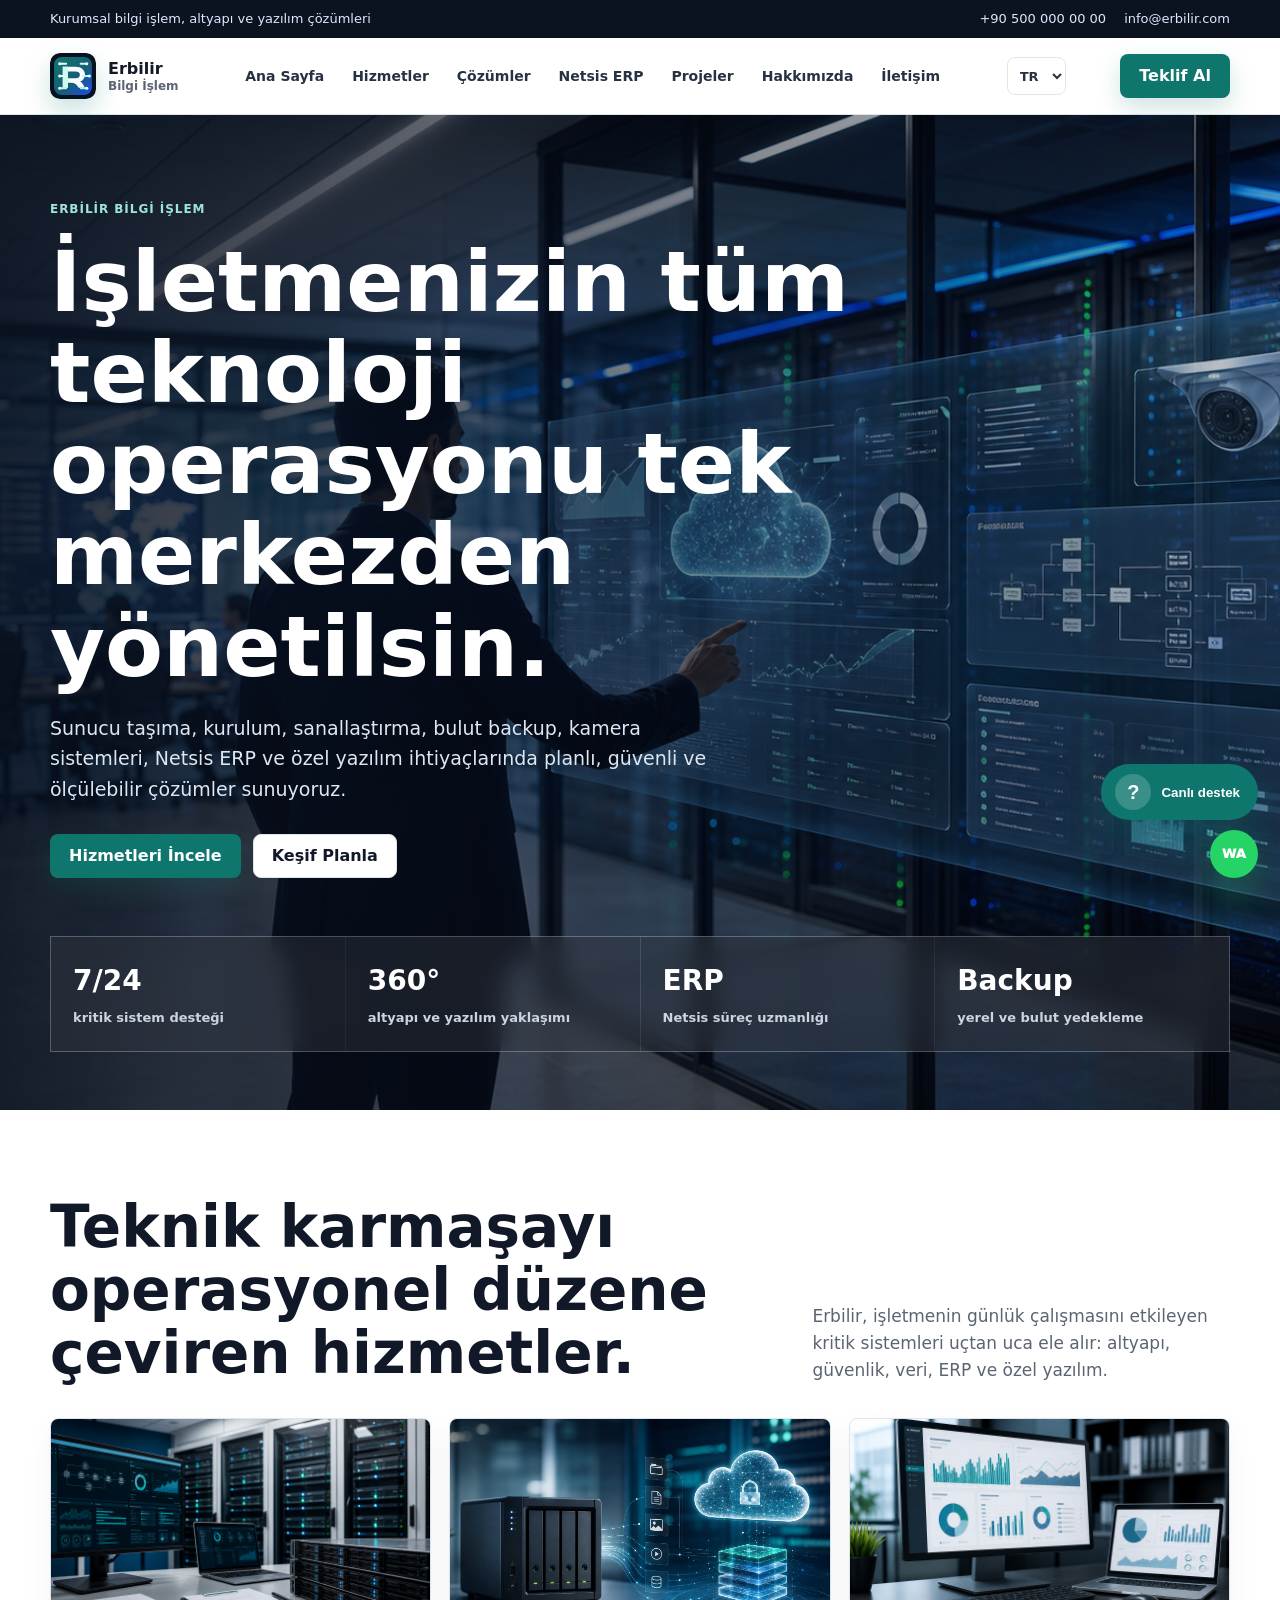
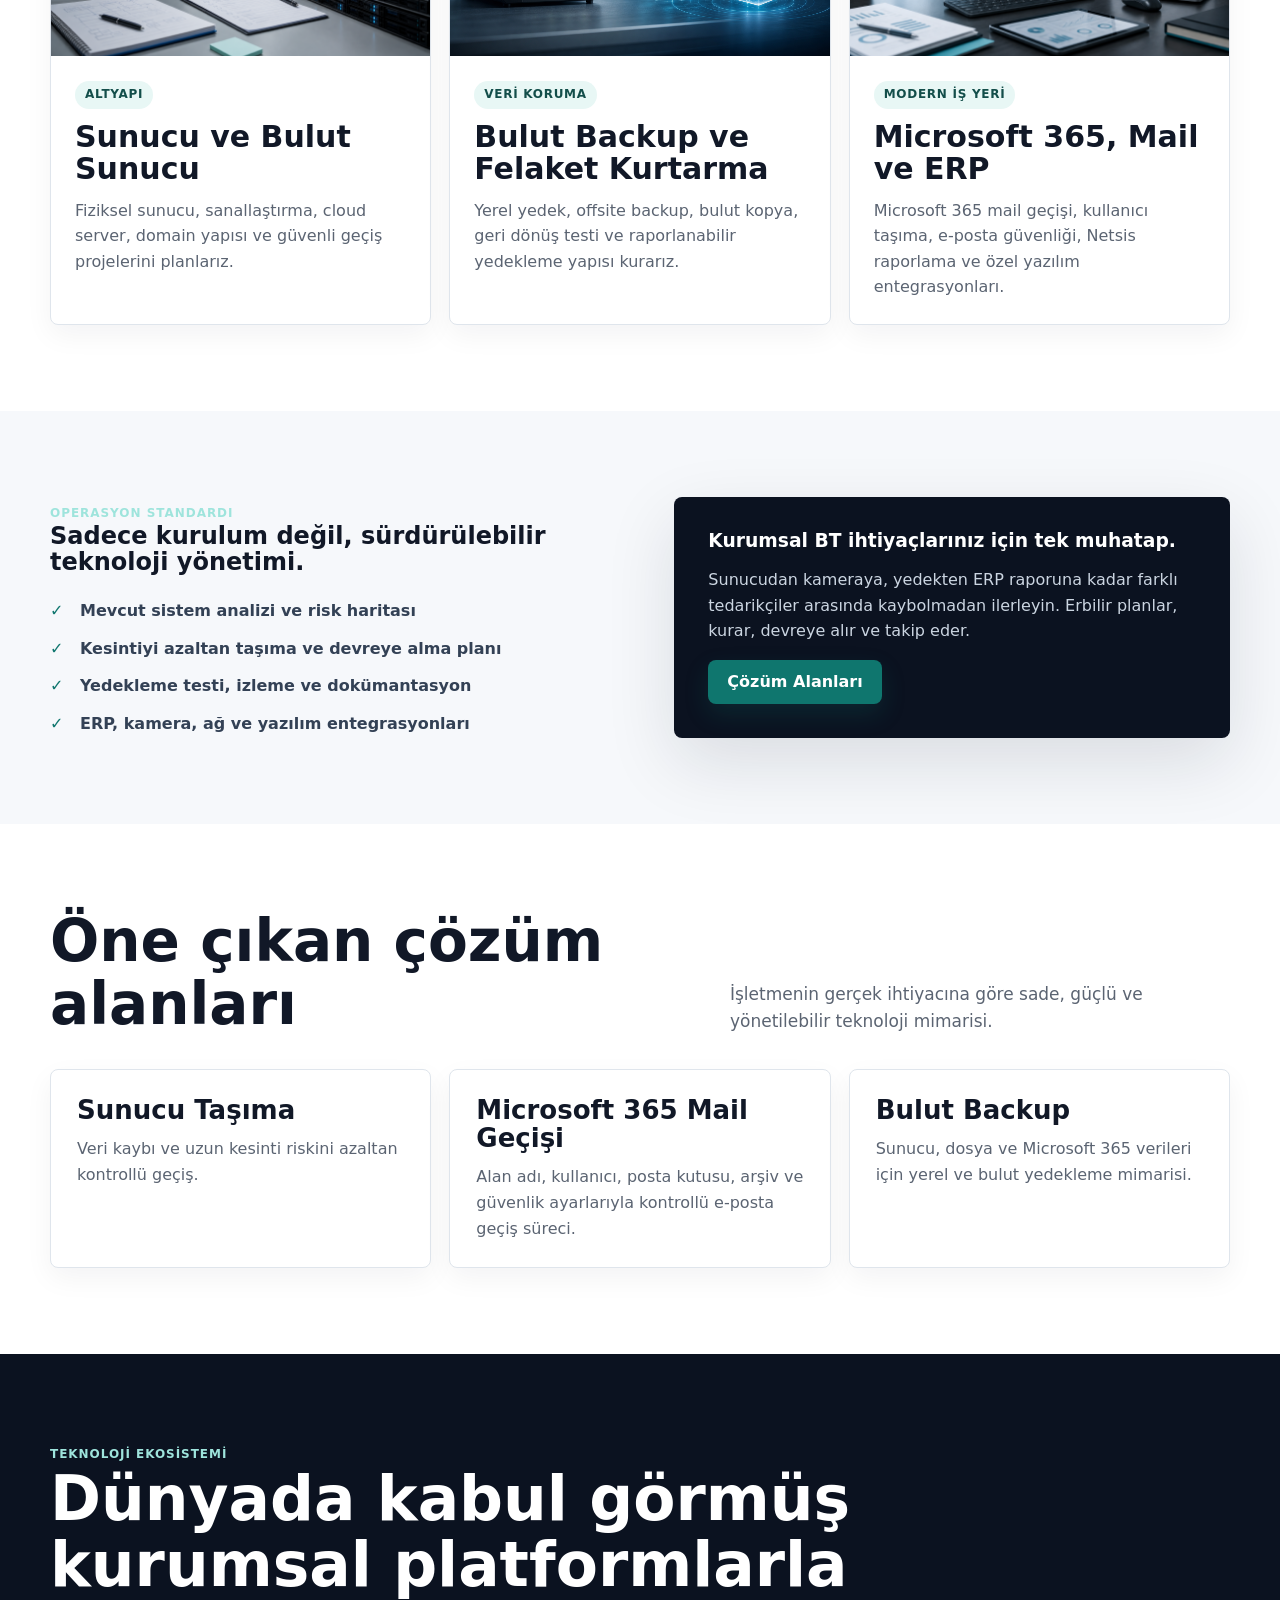
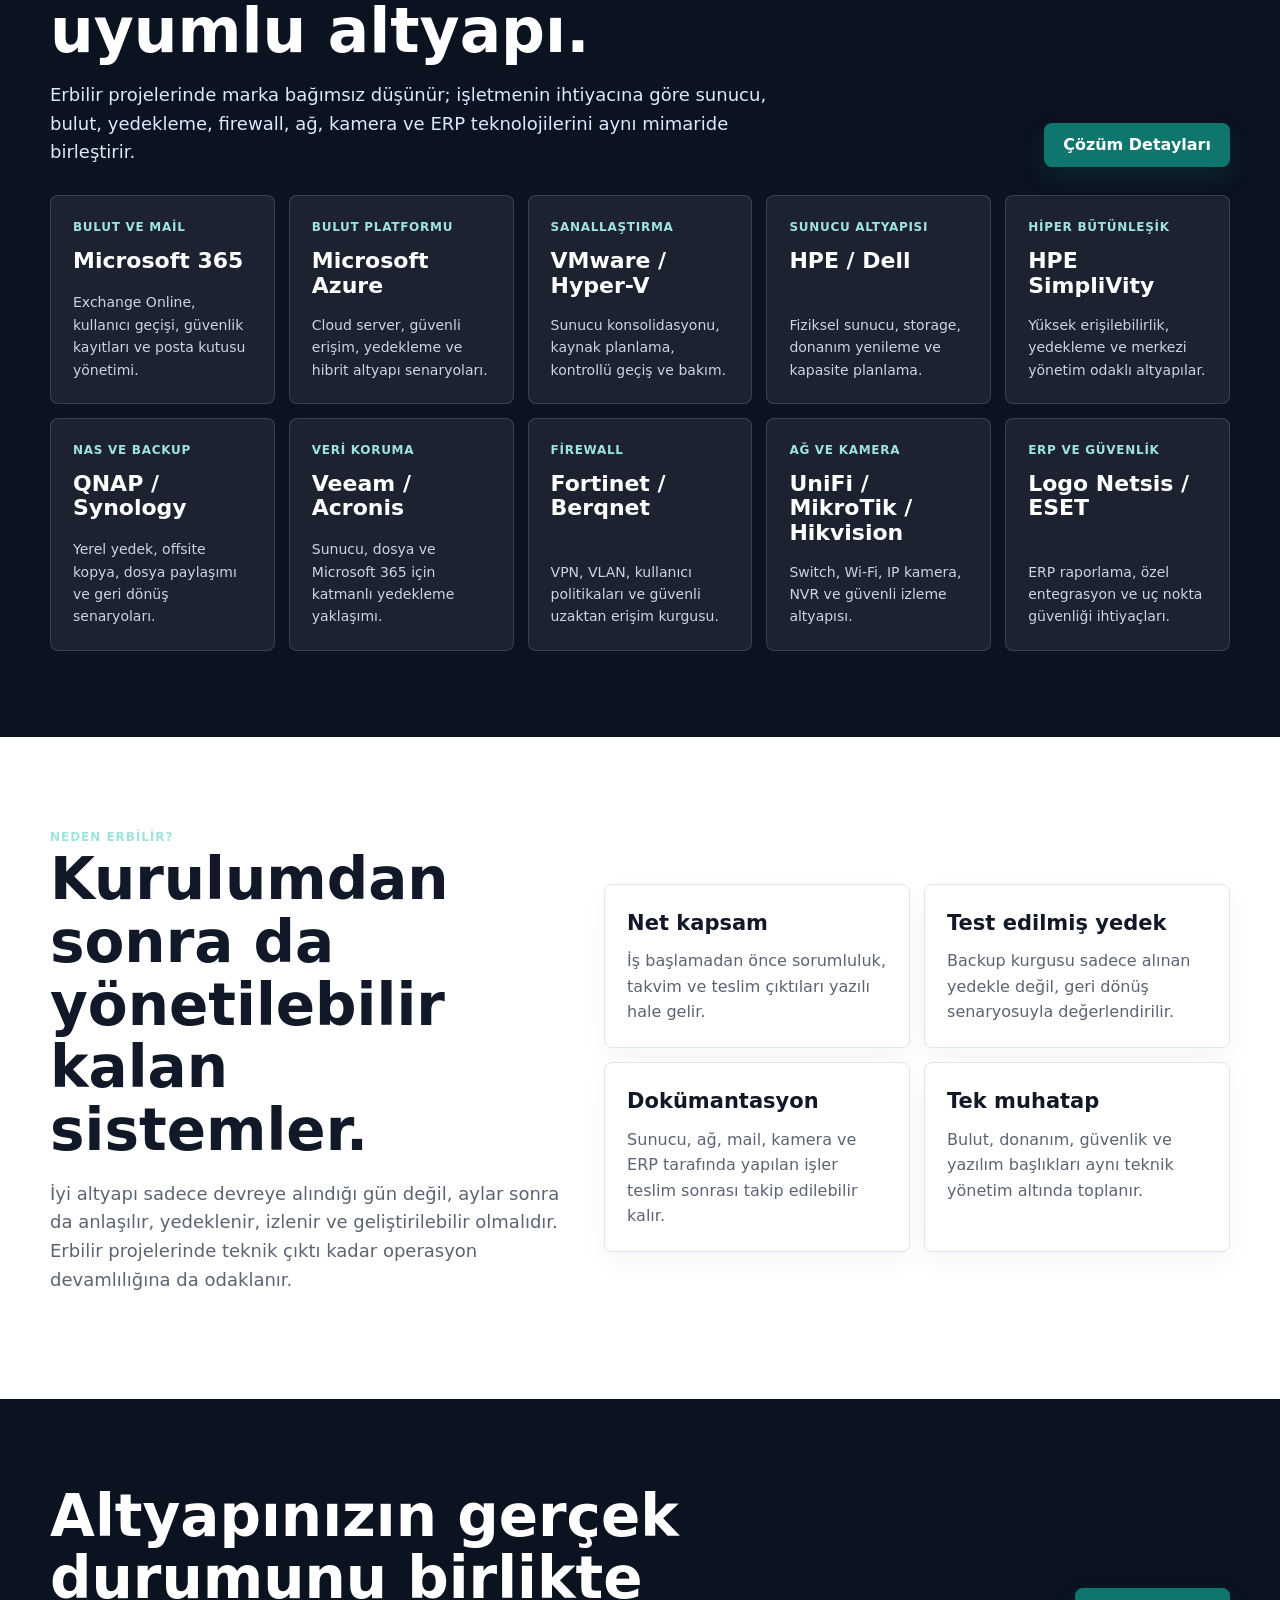
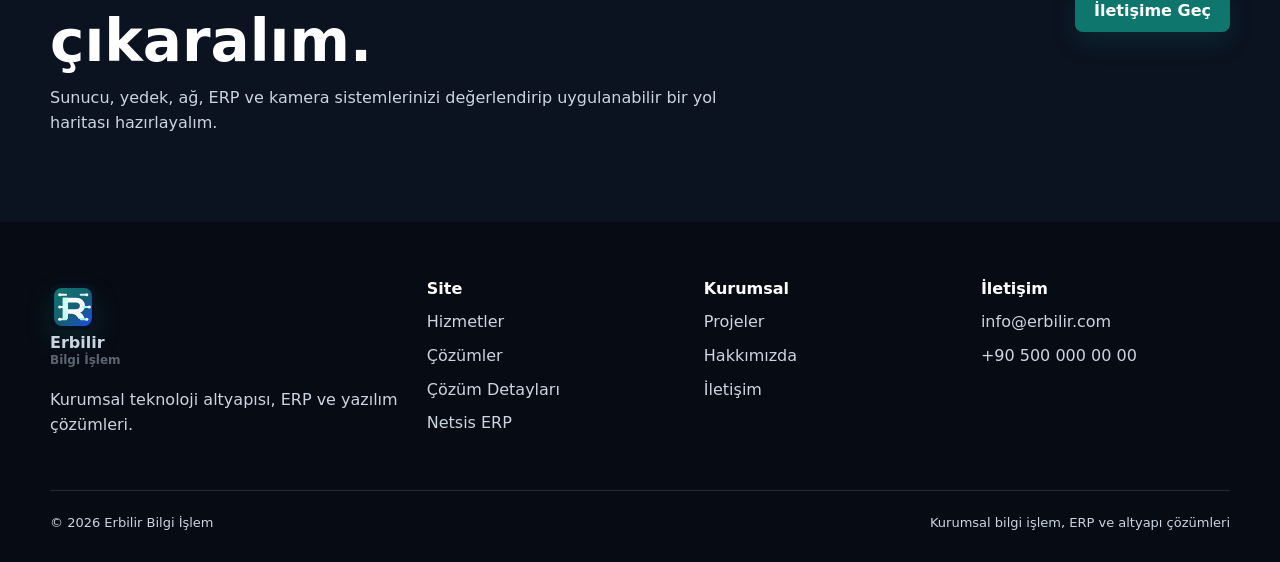
<file: index.html>
<!doctype html>
<html lang="tr">
<head>
  <meta charset="utf-8">
  <meta name="viewport" content="width=device-width, initial-scale=1">
  <title>Erbilir Bilgi İşlem | Sunucu, Bulut, Backup, ERP ve Güvenlik Çözümleri</title>
  <meta name="description" content="Erbilir; sunucu taşıma, kurulum, yedekleme, bulut backup, kamera sistemleri, özel yazılım ve Netsis ERP çözümleri sunan kurumsal bilgi işlem firmasıdır.">
  <meta property="og:title" content="Erbilir Bilgi İşlem">
  <meta property="og:description" content="Sunucu, bulut backup, Microsoft 365 mail geçişi, güvenlik, ERP ve özel yazılım çözümleri.">
  <meta property="og:type" content="website">
  <meta property="og:url" content="https://erbilir.com/">
  <meta property="og:image" content="https://erbilir.com/assets/img/erbilir-hero.png">
  <meta name="twitter:card" content="summary_large_image">
  <link rel="canonical" href="https://erbilir.com/">
  <link rel="icon" href="/assets/img/erbilir-logo.svg" type="image/svg+xml">
  <link rel="stylesheet" href="/styles.css">
  <script type="application/ld+json">{"@context":"https://schema.org","@type":"LocalBusiness","name":"Erbilir Bilgi İşlem","url":"https://erbilir.com/","email":"info@erbilir.com","telephone":"+905000000000","image":"https://erbilir.com/assets/img/erbilir-logo.svg","description":"Kurumsal bilgi işlem, sunucu, bulut backup, Microsoft 365 mail geçişi, ERP ve özel yazılım çözümleri.","areaServed":"TR","sameAs":[]}</script>
</head>
<body>
  <div class="topbar">
    <div class="topbar-inner">
      <span>Kurumsal bilgi işlem, altyapı ve yazılım çözümleri</span>
      <div class="topbar-links"><a href="tel:+905000000000">+90 500 000 00 00</a><a href="mailto:info@erbilir.com">info@erbilir.com</a></div>
    </div>
  </div>
  <header class="site-header">
    <div class="nav-inner">
      <a class="brand" href="/"><span class="brand-mark"><img src="/assets/img/erbilir-logo.svg" alt="" aria-hidden="true"></span><span>Erbilir<small>Bilgi İşlem</small></span></a>
      <nav class="nav-links" aria-label="Ana menü">
        <a href="/">Ana Sayfa</a><a href="/hizmetler/">Hizmetler</a><a href="/cozumler/">Çözümler</a><a href="/netsis-erp/">Netsis ERP</a><a href="/projeler/">Projeler</a><a href="/hakkimizda/">Hakkımızda</a><a href="/iletisim/">İletişim</a>
      </nav>
      <a class="nav-cta" href="/iletisim/">Teklif Al</a>
      <button class="menu-toggle" type="button" aria-label="Menüyü aç" aria-expanded="false">☰</button>
    </div>
  </header>
  <main>
    <section class="hero">
      <div class="container">
        <span class="eyebrow">Erbilir Bilgi İşlem</span>
        <h1>İşletmenizin tüm teknoloji operasyonu tek merkezden yönetilsin.</h1>
        <p>Sunucu taşıma, kurulum, sanallaştırma, bulut backup, kamera sistemleri, Netsis ERP ve özel yazılım ihtiyaçlarında planlı, güvenli ve ölçülebilir çözümler sunuyoruz.</p>
        <div class="hero-actions"><a class="btn" href="/hizmetler/">Hizmetleri İncele</a><a class="btn secondary" href="/iletisim/">Keşif Planla</a></div>
        <div class="hero-metrics">
          <div class="metric"><strong>7/24</strong><span>kritik sistem desteği</span></div>
          <div class="metric"><strong>360°</strong><span>altyapı ve yazılım yaklaşımı</span></div>
          <div class="metric"><strong>ERP</strong><span>Netsis süreç uzmanlığı</span></div>
          <div class="metric"><strong>Backup</strong><span>yerel ve bulut yedekleme</span></div>
        </div>
      </div>
    </section>
    <section class="section">
      <div class="container">
        <div class="section-head"><h2>Teknik karmaşayı operasyonel düzene çeviren hizmetler.</h2><p>Erbilir, işletmenin günlük çalışmasını etkileyen kritik sistemleri uçtan uca ele alır: altyapı, güvenlik, veri, ERP ve özel yazılım.</p></div>
        <div class="service-card-grid">
          <a class="service-card" href="/cozum-detaylari/#sunucu-cloud-sanallastirma"><img src="/assets/img/project-server-migration.png" alt="Sunucu ve sanallaştırma altyapısı"><div><span class="solution-kicker">Altyapı</span><h3>Sunucu ve Bulut Sunucu</h3><p>Fiziksel sunucu, sanallaştırma, cloud server, domain yapısı ve güvenli geçiş projelerini planlarız.</p></div></a>
          <a class="service-card" href="/cozum-detaylari/#bulut-backup-felaket-kurtarma"><img src="/assets/img/project-cloud-backup.png" alt="Bulut yedekleme ve veri koruma altyapısı"><div><span class="solution-kicker">Veri koruma</span><h3>Bulut Backup ve Felaket Kurtarma</h3><p>Yerel yedek, offsite backup, bulut kopya, geri dönüş testi ve raporlanabilir yedekleme yapısı kurarız.</p></div></a>
          <a class="service-card" href="/cozum-detaylari/#microsoft-365-mail-gecisi"><img src="/assets/img/project-erp-reporting.png" alt="Microsoft 365, mail ve ERP raporlama ekranları"><div><span class="solution-kicker">Modern iş yeri</span><h3>Microsoft 365, Mail ve ERP</h3><p>Microsoft 365 mail geçişi, kullanıcı taşıma, e-posta güvenliği, Netsis raporlama ve özel yazılım entegrasyonları.</p></div></a>
        </div>
      </div>
    </section>
    <section class="section alt">
      <div class="container split">
        <div>
          <span class="eyebrow">Operasyon standardı</span>
          <h2>Sadece kurulum değil, sürdürülebilir teknoloji yönetimi.</h2>
          <ul class="check-list">
            <li>Mevcut sistem analizi ve risk haritası</li>
            <li>Kesintiyi azaltan taşıma ve devreye alma planı</li>
            <li>Yedekleme testi, izleme ve dokümantasyon</li>
            <li>ERP, kamera, ağ ve yazılım entegrasyonları</li>
          </ul>
        </div>
        <div class="panel">
          <h3>Kurumsal BT ihtiyaçlarınız için tek muhatap.</h3>
          <p>Sunucudan kameraya, yedekten ERP raporuna kadar farklı tedarikçiler arasında kaybolmadan ilerleyin. Erbilir planlar, kurar, devreye alır ve takip eder.</p>
          <a class="btn" href="/cozumler/">Çözüm Alanları</a>
        </div>
      </div>
    </section>
    <section class="section">
      <div class="container">
        <div class="section-head"><h2>Öne çıkan çözüm alanları</h2><p>İşletmenin gerçek ihtiyacına göre sade, güçlü ve yönetilebilir teknoloji mimarisi.</p></div>
        <div class="grid">
          <a class="card linked-card" href="/cozum-detaylari/#sunucu-cloud-sanallastirma"><h3>Sunucu Taşıma</h3><p>Veri kaybı ve uzun kesinti riskini azaltan kontrollü geçiş.</p></a>
          <a class="card linked-card" href="/cozum-detaylari/#microsoft-365-mail-gecisi"><h3>Microsoft 365 Mail Geçişi</h3><p>Alan adı, kullanıcı, posta kutusu, arşiv ve güvenlik ayarlarıyla kontrollü e-posta geçiş süreci.</p></a>
          <a class="card linked-card" href="/cozum-detaylari/#bulut-backup-felaket-kurtarma"><h3>Bulut Backup</h3><p>Sunucu, dosya ve Microsoft 365 verileri için yerel ve bulut yedekleme mimarisi.</p></a>
        </div>
      </div>
    </section>
    <section class="section ecosystem-section">
      <div class="container">
        <div class="ecosystem-hero">
          <div>
            <span class="eyebrow">Teknoloji ekosistemi</span>
            <h2>Dünyada kabul görmüş kurumsal platformlarla uyumlu altyapı.</h2>
            <p>Erbilir projelerinde marka bağımsız düşünür; işletmenin ihtiyacına göre sunucu, bulut, yedekleme, firewall, ağ, kamera ve ERP teknolojilerini aynı mimaride birleştirir.</p>
          </div>
          <a class="btn" href="/cozum-detaylari/">Çözüm Detayları</a>
        </div>
        <div class="ecosystem-grid" aria-label="Teknoloji ekosistemi markaları">
          <a class="ecosystem-card" href="/cozum-detaylari/#microsoft-365-mail-gecisi"><span>Bulut ve mail</span><strong>Microsoft 365</strong><p>Exchange Online, kullanıcı geçişi, güvenlik kayıtları ve posta kutusu yönetimi.</p></a>
          <a class="ecosystem-card" href="/cozum-detaylari/#sunucu-cloud-sanallastirma"><span>Bulut platformu</span><strong>Microsoft Azure</strong><p>Cloud server, güvenli erişim, yedekleme ve hibrit altyapı senaryoları.</p></a>
          <a class="ecosystem-card" href="/cozum-detaylari/#sunucu-cloud-sanallastirma"><span>Sanallaştırma</span><strong>VMware / Hyper-V</strong><p>Sunucu konsolidasyonu, kaynak planlama, kontrollü geçiş ve bakım.</p></a>
          <a class="ecosystem-card" href="/cozum-detaylari/#sunucu-cloud-sanallastirma"><span>Sunucu altyapısı</span><strong>HPE / Dell</strong><p>Fiziksel sunucu, storage, donanım yenileme ve kapasite planlama.</p></a>
          <a class="ecosystem-card" href="/cozum-detaylari/#sunucu-cloud-sanallastirma"><span>Hiper bütünleşik</span><strong>HPE SimpliVity</strong><p>Yüksek erişilebilirlik, yedekleme ve merkezi yönetim odaklı altyapılar.</p></a>
          <a class="ecosystem-card" href="/cozum-detaylari/#bulut-backup-felaket-kurtarma"><span>NAS ve backup</span><strong>QNAP / Synology</strong><p>Yerel yedek, offsite kopya, dosya paylaşımı ve geri dönüş senaryoları.</p></a>
          <a class="ecosystem-card" href="/cozum-detaylari/#bulut-backup-felaket-kurtarma"><span>Veri koruma</span><strong>Veeam / Acronis</strong><p>Sunucu, dosya ve Microsoft 365 için katmanlı yedekleme yaklaşımı.</p></a>
          <a class="ecosystem-card" href="/cozum-detaylari/#firewall-vpn-network"><span>Firewall</span><strong>Fortinet / Berqnet</strong><p>VPN, VLAN, kullanıcı politikaları ve güvenli uzaktan erişim kurgusu.</p></a>
          <a class="ecosystem-card" href="/cozum-detaylari/#kamera-nvr-guvenli-izleme"><span>Ağ ve kamera</span><strong>UniFi / MikroTik / Hikvision</strong><p>Switch, Wi-Fi, IP kamera, NVR ve güvenli izleme altyapısı.</p></a>
          <a class="ecosystem-card" href="/cozum-detaylari/#netsis-erp-raporlama"><span>ERP ve güvenlik</span><strong>Logo Netsis / ESET</strong><p>ERP raporlama, özel entegrasyon ve uç nokta güvenliği ihtiyaçları.</p></a>
        </div>
      </div>
    </section>
    <section class="section">
      <div class="container proof-grid">
        <div>
          <span class="eyebrow">Neden Erbilir?</span>
          <h2>Kurulumdan sonra da yönetilebilir kalan sistemler.</h2>
          <p>İyi altyapı sadece devreye alındığı gün değil, aylar sonra da anlaşılır, yedeklenir, izlenir ve geliştirilebilir olmalıdır. Erbilir projelerinde teknik çıktı kadar operasyon devamlılığına da odaklanır.</p>
        </div>
        <div class="proof-list">
          <div><strong>Net kapsam</strong><span>İş başlamadan önce sorumluluk, takvim ve teslim çıktıları yazılı hale gelir.</span></div>
          <div><strong>Test edilmiş yedek</strong><span>Backup kurgusu sadece alınan yedekle değil, geri dönüş senaryosuyla değerlendirilir.</span></div>
          <div><strong>Dokümantasyon</strong><span>Sunucu, ağ, mail, kamera ve ERP tarafında yapılan işler teslim sonrası takip edilebilir kalır.</span></div>
          <div><strong>Tek muhatap</strong><span>Bulut, donanım, güvenlik ve yazılım başlıkları aynı teknik yönetim altında toplanır.</span></div>
        </div>
      </div>
    </section>
    <section class="section cta">
      <div class="container"><div><h2>Altyapınızın gerçek durumunu birlikte çıkaralım.</h2><p>Sunucu, yedek, ağ, ERP ve kamera sistemlerinizi değerlendirip uygulanabilir bir yol haritası hazırlayalım.</p></div><a class="btn" href="/iletisim/">İletişime Geç</a></div>
    </section>
  </main>
  <footer class="footer">
    <div class="container footer-grid">
      <div><a class="brand" href="/"><span class="brand-mark"><img src="/assets/img/erbilir-logo.svg" alt="" aria-hidden="true"></span><span>Erbilir<small>Bilgi İşlem</small></span></a><p>Kurumsal teknoloji altyapısı, ERP ve yazılım çözümleri.</p></div>
      <div><strong>Site</strong><a href="/hizmetler/">Hizmetler</a><a href="/cozumler/">Çözümler</a><a href="/cozum-detaylari/">Çözüm Detayları</a><a href="/netsis-erp/">Netsis ERP</a></div>
      <div><strong>Kurumsal</strong><a href="/projeler/">Projeler</a><a href="/hakkimizda/">Hakkımızda</a><a href="/iletisim/">İletişim</a></div>
      <div><strong>İletişim</strong><a href="mailto:info@erbilir.com">info@erbilir.com</a><a href="tel:+905000000000">+90 500 000 00 00</a></div>
    </div>
    <div class="container footer-bottom"><span>© <span data-year></span> Erbilir Bilgi İşlem</span><span>Kurumsal bilgi işlem, ERP ve altyapı çözümleri</span></div>
  </footer>
  <script src="/script.js"></script>
</body>
</html>
</file>
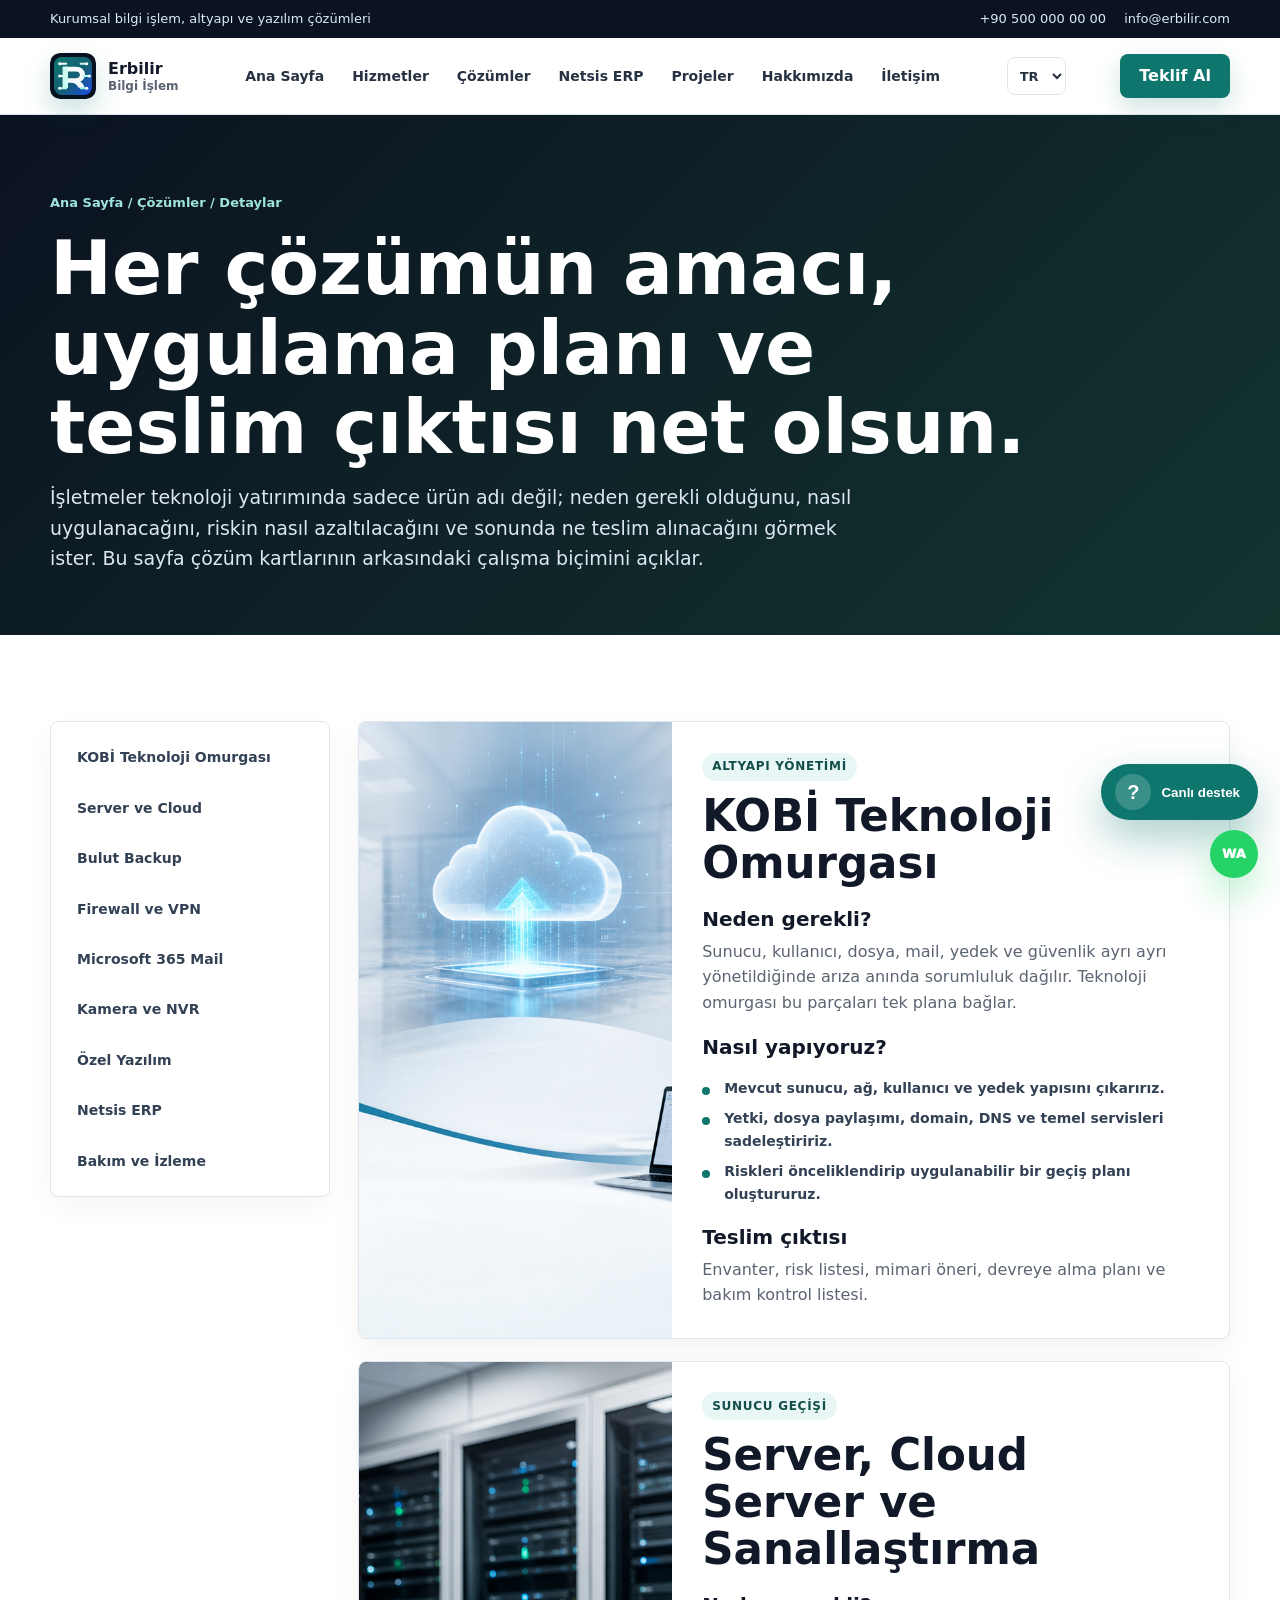
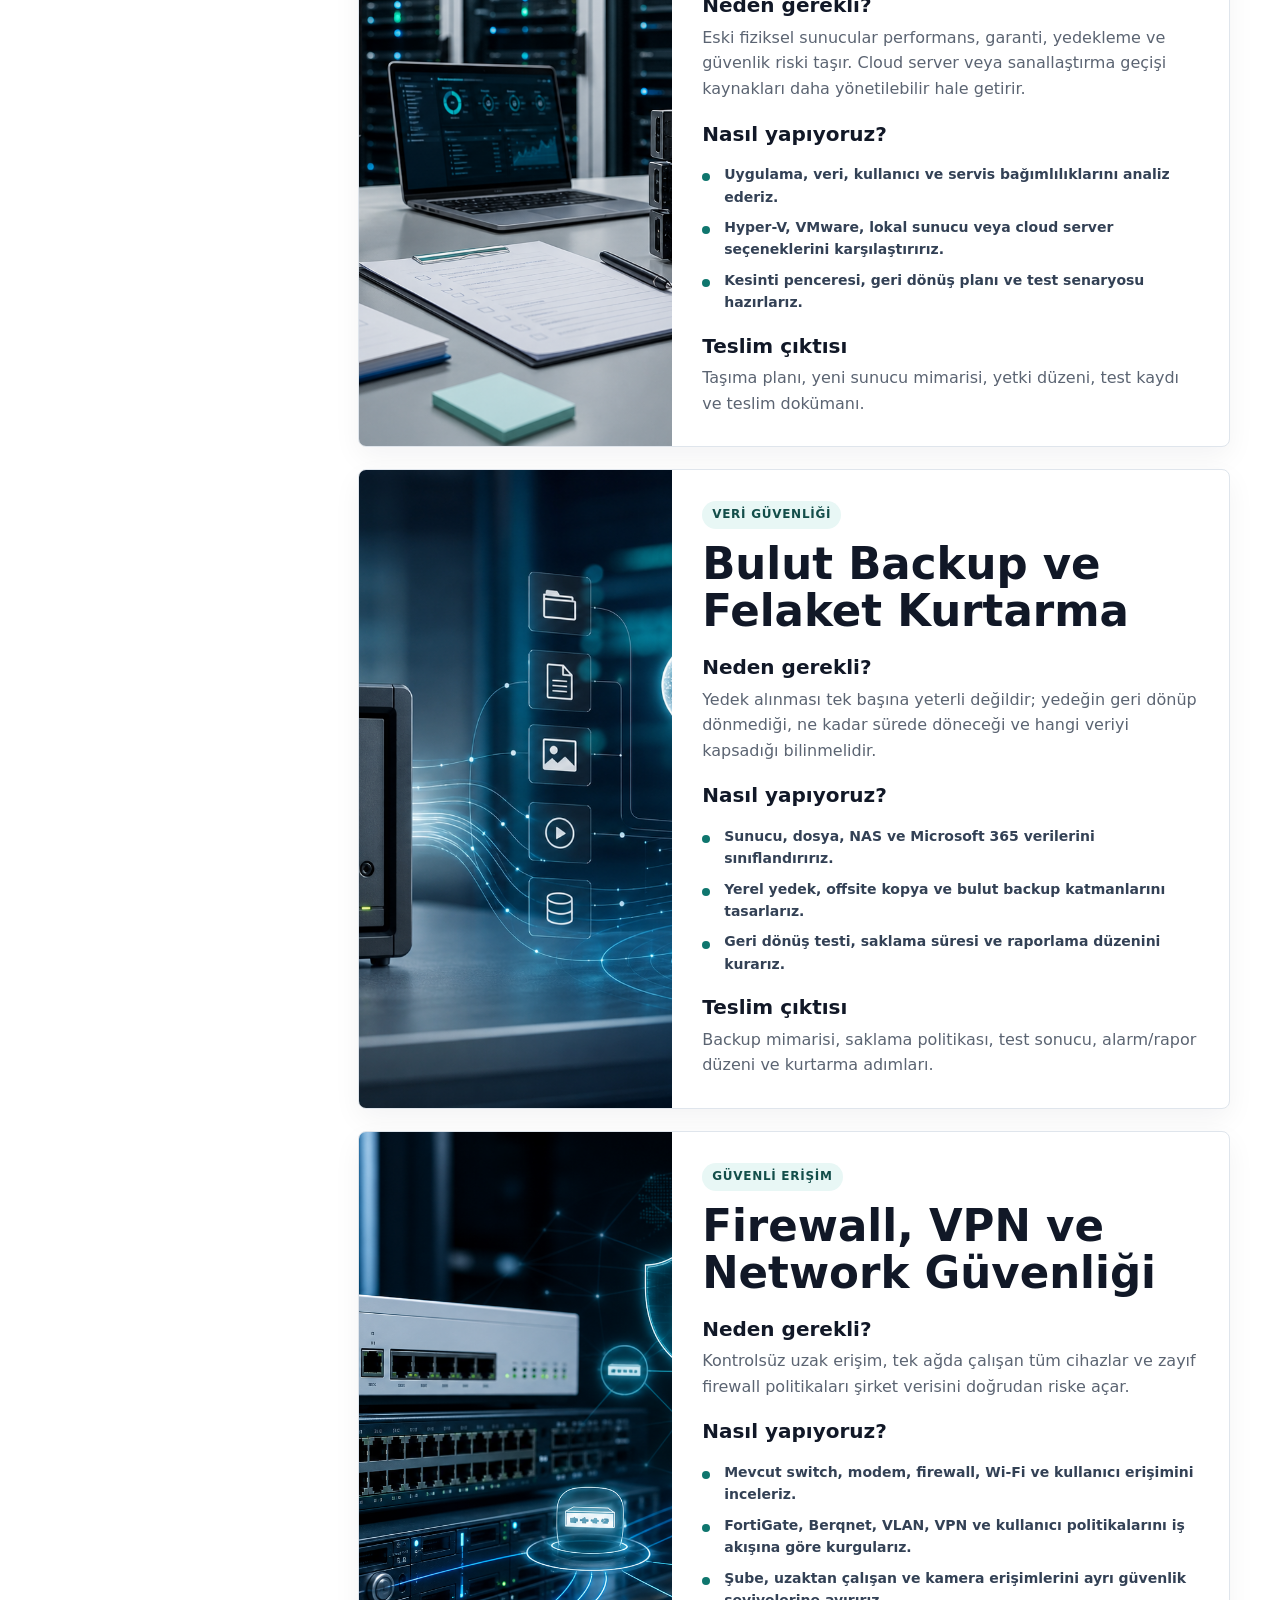
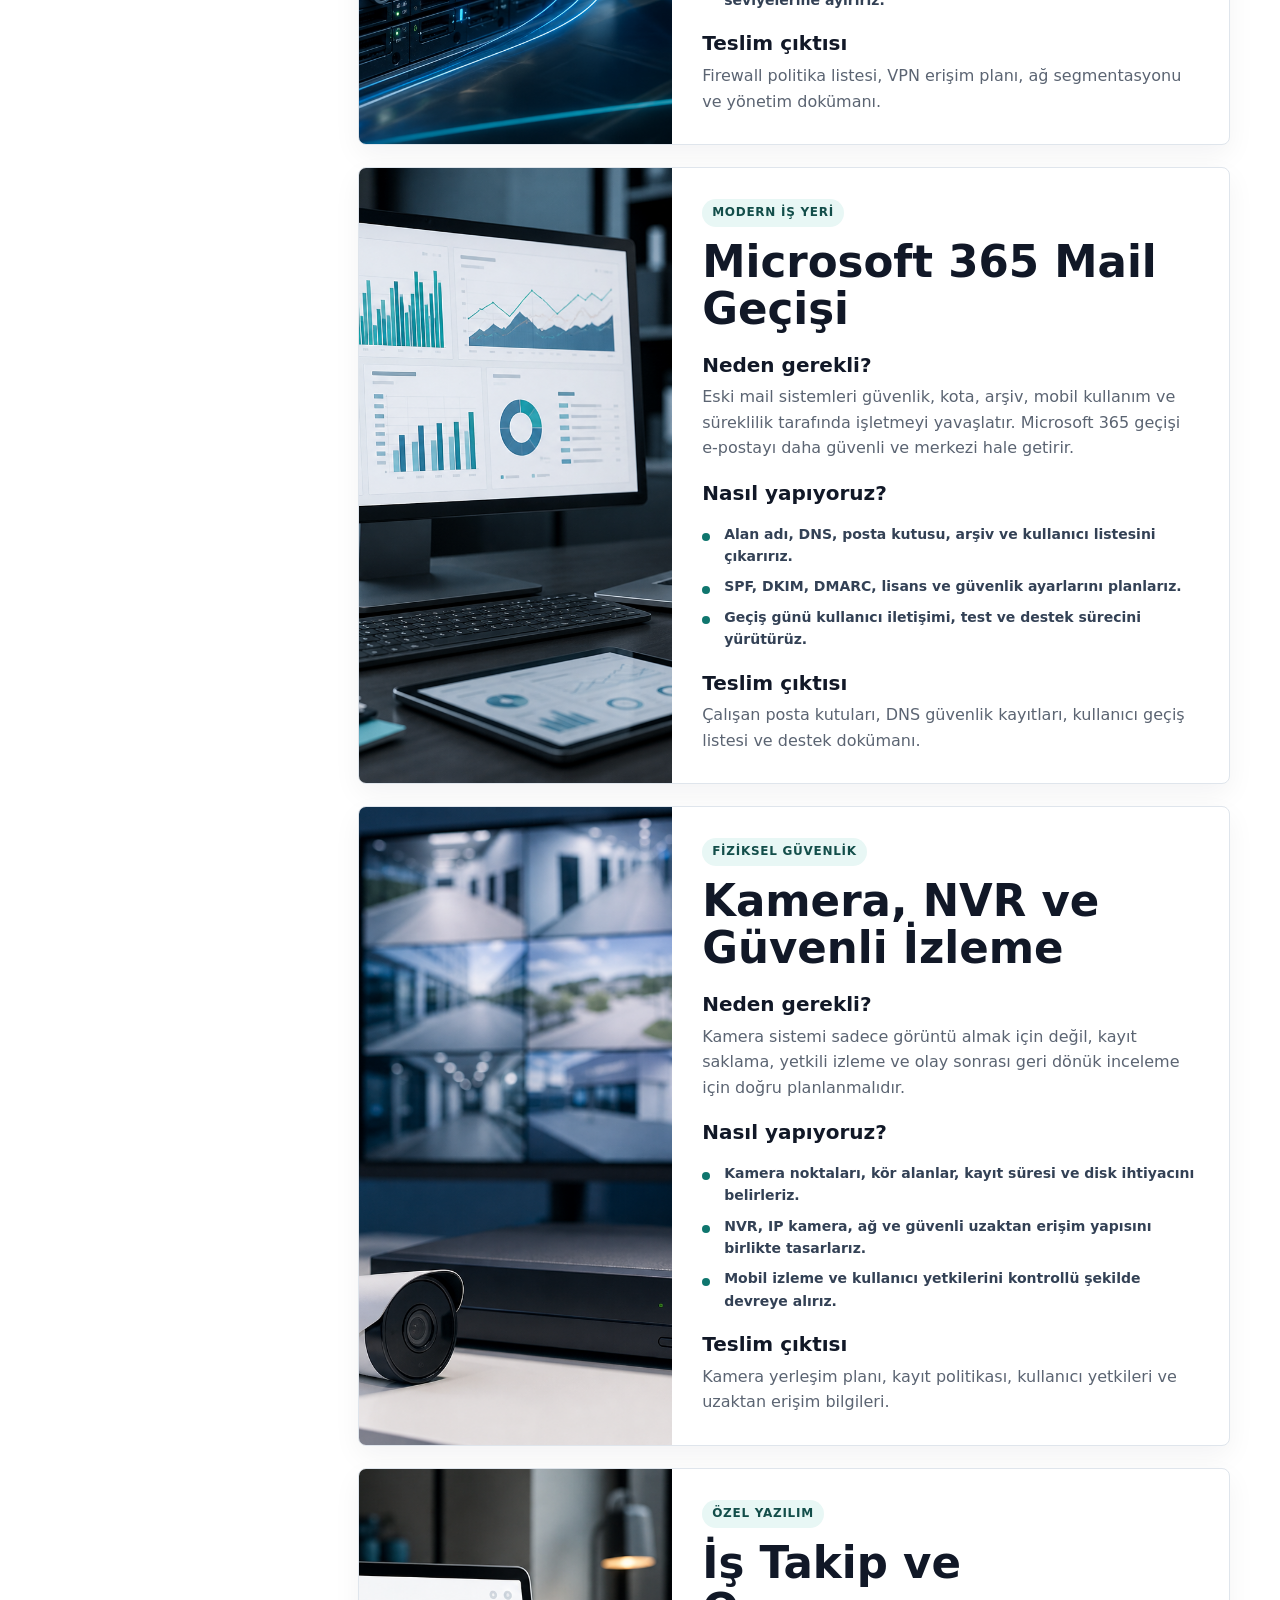
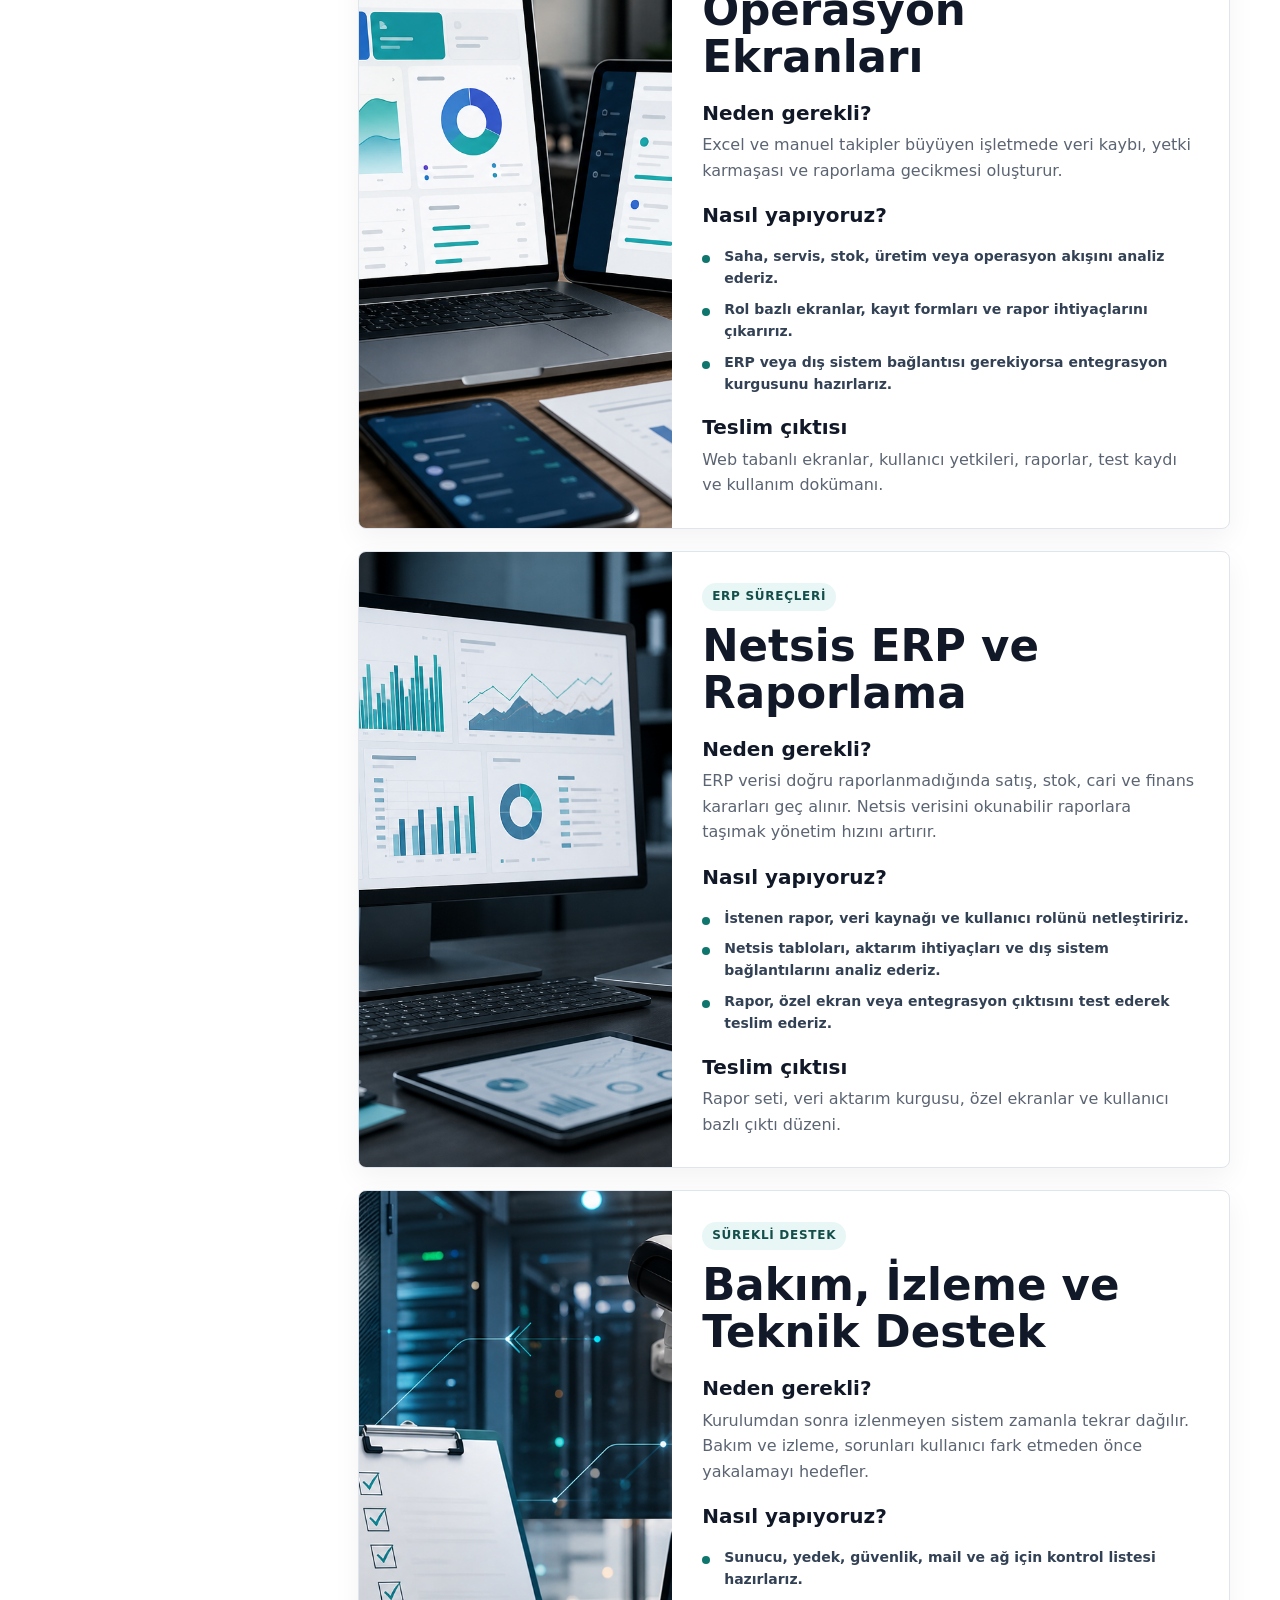
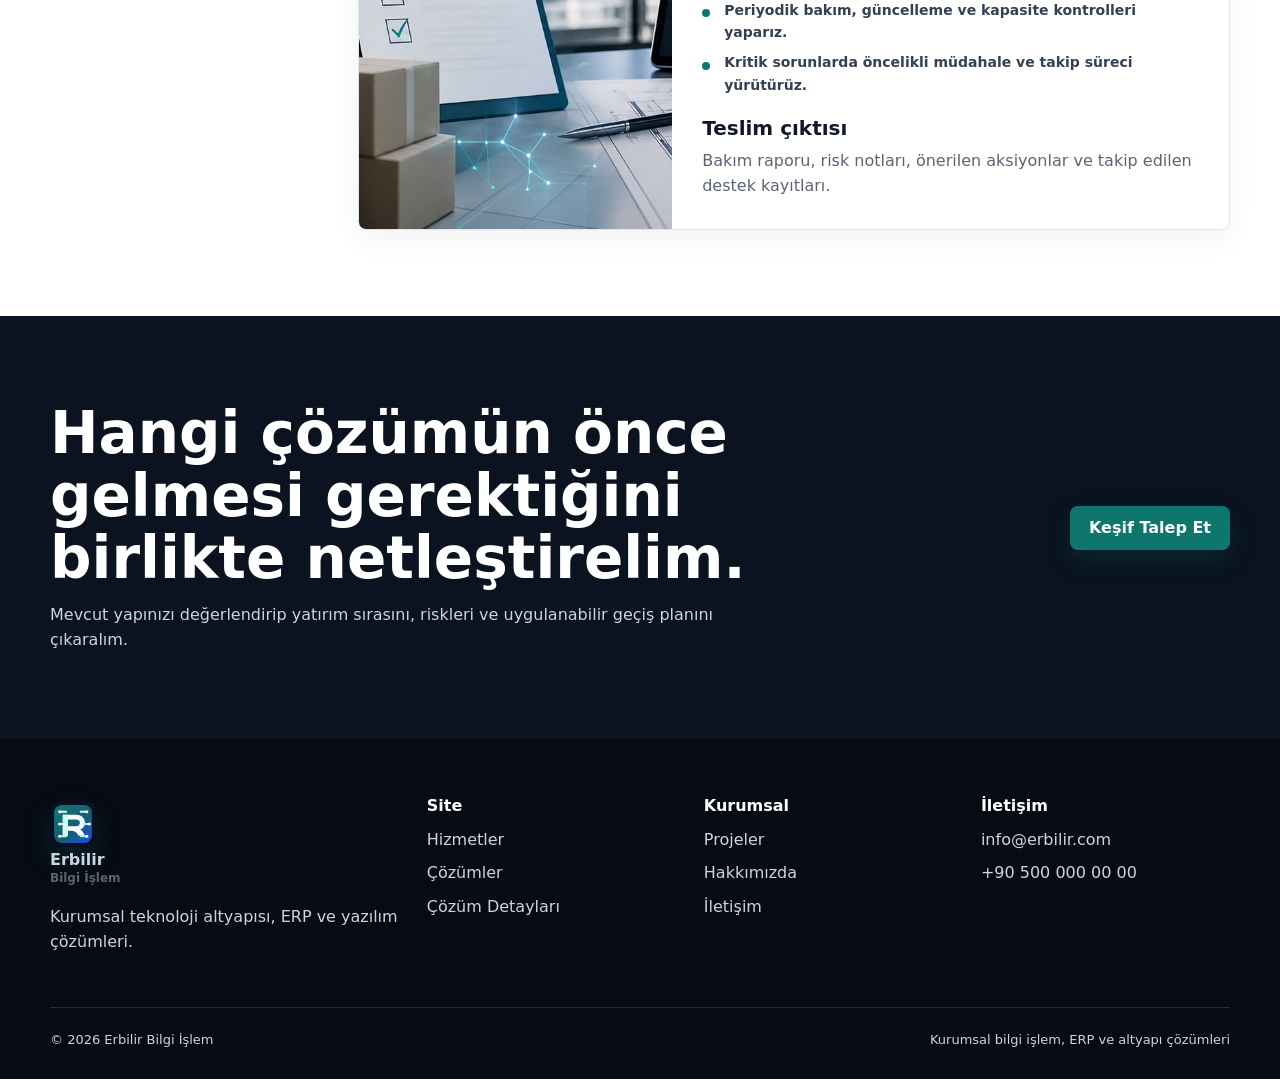
<file: cozum-detaylari/index.html>
<!doctype html>
<html lang="tr">
<head>
  <meta charset="utf-8">
  <meta name="viewport" content="width=device-width, initial-scale=1">
  <title>Çözüm Detayları | Erbilir Bilgi İşlem</title>
  <meta name="description" content="Sunucu, cloud server, bulut backup, Microsoft 365 mail geçişi, firewall, kamera, Netsis ERP ve özel yazılım çözümlerinin neden gerekli olduğunu ve nasıl uygulandığını inceleyin.">
  <link rel="canonical" href="https://erbilir.com/cozum-detaylari/">
  <meta property="og:title" content="Çözüm Detayları | Erbilir Bilgi İşlem">
  <meta property="og:description" content="Kurumsal BT çözümlerinde neden gerekli, nasıl yapıyoruz ve teslim çıktısı nedir?">
  <meta property="og:type" content="website">
  <meta property="og:url" content="https://erbilir.com/cozum-detaylari/">
  <meta property="og:image" content="https://erbilir.com/assets/img/solutions-visual.png">
  <meta name="twitter:card" content="summary_large_image">
  <link rel="icon" href="/assets/img/erbilir-logo.svg" type="image/svg+xml">
  <link rel="stylesheet" href="/styles.css">
  <script type="application/ld+json">{"@context":"https://schema.org","@type":"BreadcrumbList","itemListElement":[{"@type":"ListItem","position":1,"name":"Ana Sayfa","item":"https://erbilir.com/"},{"@type":"ListItem","position":2,"name":"Çözümler","item":"https://erbilir.com/cozumler/"},{"@type":"ListItem","position":3,"name":"Çözüm Detayları","item":"https://erbilir.com/cozum-detaylari/"}]}</script>
</head>
<body>
  <div class="topbar"><div class="topbar-inner"><span>Kurumsal bilgi işlem, altyapı ve yazılım çözümleri</span><div class="topbar-links"><a href="tel:+905000000000">+90 500 000 00 00</a><a href="mailto:info@erbilir.com">info@erbilir.com</a></div></div></div>
  <header class="site-header"><div class="nav-inner"><a class="brand" href="/"><span class="brand-mark"><img src="/assets/img/erbilir-logo.svg" alt="" aria-hidden="true"></span><span>Erbilir<small>Bilgi İşlem</small></span></a><nav class="nav-links"><a href="/">Ana Sayfa</a><a href="/hizmetler/">Hizmetler</a><a href="/cozumler/">Çözümler</a><a href="/netsis-erp/">Netsis ERP</a><a href="/projeler/">Projeler</a><a href="/hakkimizda/">Hakkımızda</a><a href="/iletisim/">İletişim</a></nav><a class="nav-cta" href="/iletisim/">Teklif Al</a><button class="menu-toggle" type="button" aria-label="Menüyü aç">☰</button></div></header>
  <main>
    <section class="page-hero"><div class="container"><span class="breadcrumbs">Ana Sayfa / Çözümler / Detaylar</span><h1>Her çözümün amacı, uygulama planı ve teslim çıktısı net olsun.</h1><p>İşletmeler teknoloji yatırımında sadece ürün adı değil; neden gerekli olduğunu, nasıl uygulanacağını, riskin nasıl azaltılacağını ve sonunda ne teslim alınacağını görmek ister. Bu sayfa çözüm kartlarının arkasındaki çalışma biçimini açıklar.</p></div></section>
    <section class="section">
      <div class="container detail-layout">
        <aside class="detail-nav" aria-label="Çözüm detay menüsü">
          <a href="#kobi-teknoloji-omurgasi">KOBİ Teknoloji Omurgası</a>
          <a href="#sunucu-cloud-sanallastirma">Server ve Cloud</a>
          <a href="#bulut-backup-felaket-kurtarma">Bulut Backup</a>
          <a href="#firewall-vpn-network">Firewall ve VPN</a>
          <a href="#microsoft-365-mail-gecisi">Microsoft 365 Mail</a>
          <a href="#kamera-nvr-guvenli-izleme">Kamera ve NVR</a>
          <a href="#ozel-yazilim-is-takip">Özel Yazılım</a>
          <a href="#netsis-erp-raporlama">Netsis ERP</a>
          <a href="#bakim-izleme-destek">Bakım ve İzleme</a>
        </aside>
        <div class="detail-stack">
          <article class="detail-panel" id="kobi-teknoloji-omurgasi"><img src="/assets/img/solutions-visual.png" alt="KOBİ teknoloji omurgası"><div><span class="solution-kicker">Altyapı yönetimi</span><h2>KOBİ Teknoloji Omurgası</h2><h3>Neden gerekli?</h3><p>Sunucu, kullanıcı, dosya, mail, yedek ve güvenlik ayrı ayrı yönetildiğinde arıza anında sorumluluk dağılır. Teknoloji omurgası bu parçaları tek plana bağlar.</p><h3>Nasıl yapıyoruz?</h3><ul class="mini-list"><li>Mevcut sunucu, ağ, kullanıcı ve yedek yapısını çıkarırız.</li><li>Yetki, dosya paylaşımı, domain, DNS ve temel servisleri sadeleştiririz.</li><li>Riskleri önceliklendirip uygulanabilir bir geçiş planı oluştururuz.</li></ul><h3>Teslim çıktısı</h3><p>Envanter, risk listesi, mimari öneri, devreye alma planı ve bakım kontrol listesi.</p></div></article>
          <article class="detail-panel" id="sunucu-cloud-sanallastirma"><img src="/assets/img/project-server-migration.png" alt="Sunucu ve cloud server"><div><span class="solution-kicker">Sunucu geçişi</span><h2>Server, Cloud Server ve Sanallaştırma</h2><h3>Neden gerekli?</h3><p>Eski fiziksel sunucular performans, garanti, yedekleme ve güvenlik riski taşır. Cloud server veya sanallaştırma geçişi kaynakları daha yönetilebilir hale getirir.</p><h3>Nasıl yapıyoruz?</h3><ul class="mini-list"><li>Uygulama, veri, kullanıcı ve servis bağımlılıklarını analiz ederiz.</li><li>Hyper-V, VMware, lokal sunucu veya cloud server seçeneklerini karşılaştırırız.</li><li>Kesinti penceresi, geri dönüş planı ve test senaryosu hazırlarız.</li></ul><h3>Teslim çıktısı</h3><p>Taşıma planı, yeni sunucu mimarisi, yetki düzeni, test kaydı ve teslim dokümanı.</p></div></article>
          <article class="detail-panel" id="bulut-backup-felaket-kurtarma"><img src="/assets/img/project-cloud-backup.png" alt="Bulut backup ve felaket kurtarma"><div><span class="solution-kicker">Veri güvenliği</span><h2>Bulut Backup ve Felaket Kurtarma</h2><h3>Neden gerekli?</h3><p>Yedek alınması tek başına yeterli değildir; yedeğin geri dönüp dönmediği, ne kadar sürede döneceği ve hangi veriyi kapsadığı bilinmelidir.</p><h3>Nasıl yapıyoruz?</h3><ul class="mini-list"><li>Sunucu, dosya, NAS ve Microsoft 365 verilerini sınıflandırırız.</li><li>Yerel yedek, offsite kopya ve bulut backup katmanlarını tasarlarız.</li><li>Geri dönüş testi, saklama süresi ve raporlama düzenini kurarız.</li></ul><h3>Teslim çıktısı</h3><p>Backup mimarisi, saklama politikası, test sonucu, alarm/rapor düzeni ve kurtarma adımları.</p></div></article>
          <article class="detail-panel" id="firewall-vpn-network"><img src="/assets/img/project-network-security.png" alt="Firewall VPN network"><div><span class="solution-kicker">Güvenli erişim</span><h2>Firewall, VPN ve Network Güvenliği</h2><h3>Neden gerekli?</h3><p>Kontrolsüz uzak erişim, tek ağda çalışan tüm cihazlar ve zayıf firewall politikaları şirket verisini doğrudan riske açar.</p><h3>Nasıl yapıyoruz?</h3><ul class="mini-list"><li>Mevcut switch, modem, firewall, Wi-Fi ve kullanıcı erişimini inceleriz.</li><li>FortiGate, Berqnet, VLAN, VPN ve kullanıcı politikalarını iş akışına göre kurgularız.</li><li>Şube, uzaktan çalışan ve kamera erişimlerini ayrı güvenlik seviyelerine ayırırız.</li></ul><h3>Teslim çıktısı</h3><p>Firewall politika listesi, VPN erişim planı, ağ segmentasyonu ve yönetim dokümanı.</p></div></article>
          <article class="detail-panel" id="microsoft-365-mail-gecisi"><img src="/assets/img/project-erp-reporting.png" alt="Microsoft 365 mail geçişi"><div><span class="solution-kicker">Modern iş yeri</span><h2>Microsoft 365 Mail Geçişi</h2><h3>Neden gerekli?</h3><p>Eski mail sistemleri güvenlik, kota, arşiv, mobil kullanım ve süreklilik tarafında işletmeyi yavaşlatır. Microsoft 365 geçişi e-postayı daha güvenli ve merkezi hale getirir.</p><h3>Nasıl yapıyoruz?</h3><ul class="mini-list"><li>Alan adı, DNS, posta kutusu, arşiv ve kullanıcı listesini çıkarırız.</li><li>SPF, DKIM, DMARC, lisans ve güvenlik ayarlarını planlarız.</li><li>Geçiş günü kullanıcı iletişimi, test ve destek sürecini yürütürüz.</li></ul><h3>Teslim çıktısı</h3><p>Çalışan posta kutuları, DNS güvenlik kayıtları, kullanıcı geçiş listesi ve destek dokümanı.</p></div></article>
          <article class="detail-panel" id="kamera-nvr-guvenli-izleme"><img src="/assets/img/project-camera-security.png" alt="Kamera NVR güvenli izleme"><div><span class="solution-kicker">Fiziksel güvenlik</span><h2>Kamera, NVR ve Güvenli İzleme</h2><h3>Neden gerekli?</h3><p>Kamera sistemi sadece görüntü almak için değil, kayıt saklama, yetkili izleme ve olay sonrası geri dönük inceleme için doğru planlanmalıdır.</p><h3>Nasıl yapıyoruz?</h3><ul class="mini-list"><li>Kamera noktaları, kör alanlar, kayıt süresi ve disk ihtiyacını belirleriz.</li><li>NVR, IP kamera, ağ ve güvenli uzaktan erişim yapısını birlikte tasarlarız.</li><li>Mobil izleme ve kullanıcı yetkilerini kontrollü şekilde devreye alırız.</li></ul><h3>Teslim çıktısı</h3><p>Kamera yerleşim planı, kayıt politikası, kullanıcı yetkileri ve uzaktan erişim bilgileri.</p></div></article>
          <article class="detail-panel" id="ozel-yazilim-is-takip"><img src="/assets/img/project-custom-software.png" alt="Özel yazılım iş takip"><div><span class="solution-kicker">Özel yazılım</span><h2>İş Takip ve Operasyon Ekranları</h2><h3>Neden gerekli?</h3><p>Excel ve manuel takipler büyüyen işletmede veri kaybı, yetki karmaşası ve raporlama gecikmesi oluşturur.</p><h3>Nasıl yapıyoruz?</h3><ul class="mini-list"><li>Saha, servis, stok, üretim veya operasyon akışını analiz ederiz.</li><li>Rol bazlı ekranlar, kayıt formları ve rapor ihtiyaçlarını çıkarırız.</li><li>ERP veya dış sistem bağlantısı gerekiyorsa entegrasyon kurgusunu hazırlarız.</li></ul><h3>Teslim çıktısı</h3><p>Web tabanlı ekranlar, kullanıcı yetkileri, raporlar, test kaydı ve kullanım dokümanı.</p></div></article>
          <article class="detail-panel" id="netsis-erp-raporlama"><img src="/assets/img/project-erp-reporting.png" alt="Netsis ERP raporlama"><div><span class="solution-kicker">ERP süreçleri</span><h2>Netsis ERP ve Raporlama</h2><h3>Neden gerekli?</h3><p>ERP verisi doğru raporlanmadığında satış, stok, cari ve finans kararları geç alınır. Netsis verisini okunabilir raporlara taşımak yönetim hızını artırır.</p><h3>Nasıl yapıyoruz?</h3><ul class="mini-list"><li>İstenen rapor, veri kaynağı ve kullanıcı rolünü netleştiririz.</li><li>Netsis tabloları, aktarım ihtiyaçları ve dış sistem bağlantılarını analiz ederiz.</li><li>Rapor, özel ekran veya entegrasyon çıktısını test ederek teslim ederiz.</li></ul><h3>Teslim çıktısı</h3><p>Rapor seti, veri aktarım kurgusu, özel ekranlar ve kullanıcı bazlı çıktı düzeni.</p></div></article>
          <article class="detail-panel" id="bakim-izleme-destek"><img src="/assets/img/projects-visual.png" alt="Bakım izleme teknik destek"><div><span class="solution-kicker">Sürekli destek</span><h2>Bakım, İzleme ve Teknik Destek</h2><h3>Neden gerekli?</h3><p>Kurulumdan sonra izlenmeyen sistem zamanla tekrar dağılır. Bakım ve izleme, sorunları kullanıcı fark etmeden önce yakalamayı hedefler.</p><h3>Nasıl yapıyoruz?</h3><ul class="mini-list"><li>Sunucu, yedek, güvenlik, mail ve ağ için kontrol listesi hazırlarız.</li><li>Periyodik bakım, güncelleme ve kapasite kontrolleri yaparız.</li><li>Kritik sorunlarda öncelikli müdahale ve takip süreci yürütürüz.</li></ul><h3>Teslim çıktısı</h3><p>Bakım raporu, risk notları, önerilen aksiyonlar ve takip edilen destek kayıtları.</p></div></article>
        </div>
      </div>
    </section>
    <section class="section cta"><div class="container"><div><h2>Hangi çözümün önce gelmesi gerektiğini birlikte netleştirelim.</h2><p>Mevcut yapınızı değerlendirip yatırım sırasını, riskleri ve uygulanabilir geçiş planını çıkaralım.</p></div><a class="btn" href="/iletisim/">Keşif Talep Et</a></div></section>
  </main>
  <footer class="footer"><div class="container footer-grid"><div><a class="brand" href="/"><span class="brand-mark"><img src="/assets/img/erbilir-logo.svg" alt="" aria-hidden="true"></span><span>Erbilir<small>Bilgi İşlem</small></span></a><p>Kurumsal teknoloji altyapısı, ERP ve yazılım çözümleri.</p></div><div><strong>Site</strong><a href="/hizmetler/">Hizmetler</a><a href="/cozumler/">Çözümler</a><a href="/cozum-detaylari/">Çözüm Detayları</a></div><div><strong>Kurumsal</strong><a href="/projeler/">Projeler</a><a href="/hakkimizda/">Hakkımızda</a><a href="/iletisim/">İletişim</a></div><div><strong>İletişim</strong><a href="mailto:info@erbilir.com">info@erbilir.com</a><a href="tel:+905000000000">+90 500 000 00 00</a></div></div><div class="container footer-bottom"><span>© <span data-year></span> Erbilir Bilgi İşlem</span><span>Kurumsal bilgi işlem, ERP ve altyapı çözümleri</span></div></footer><script src="/script.js"></script>
</body></html>
</file>
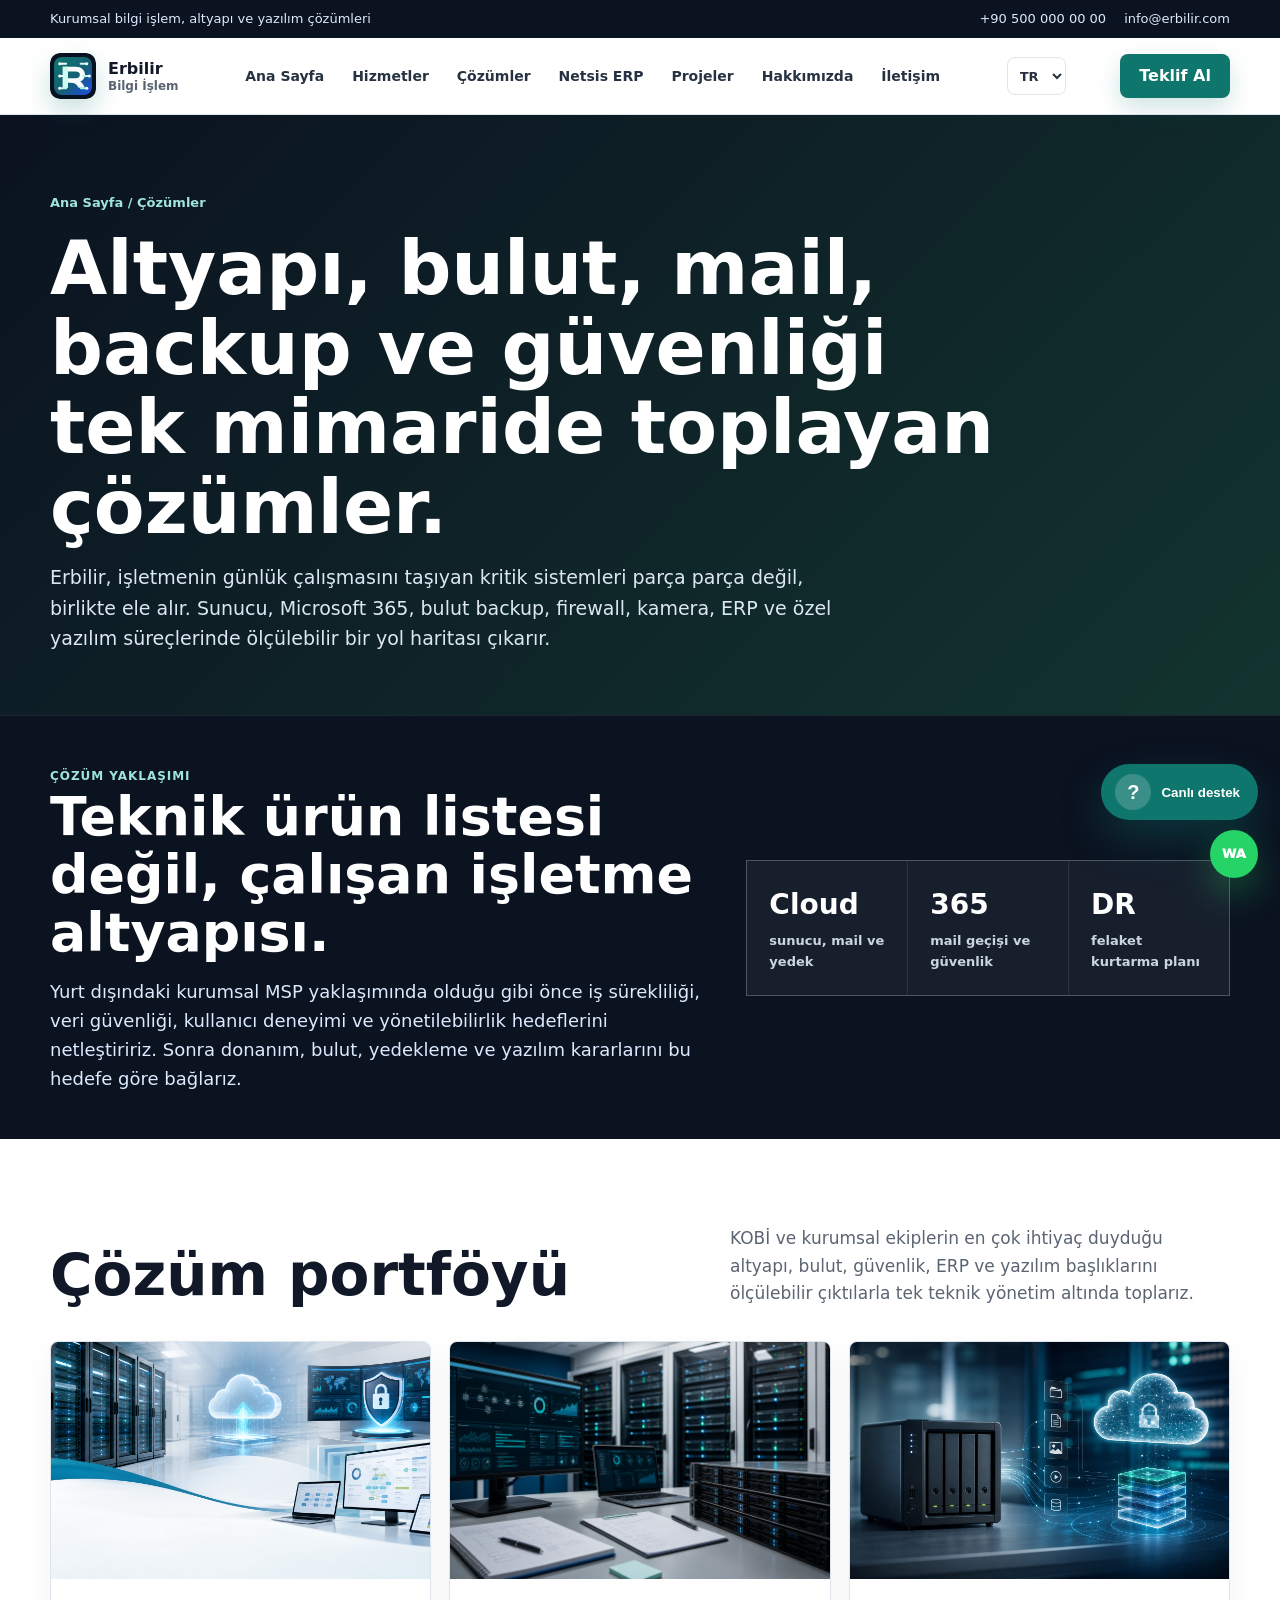
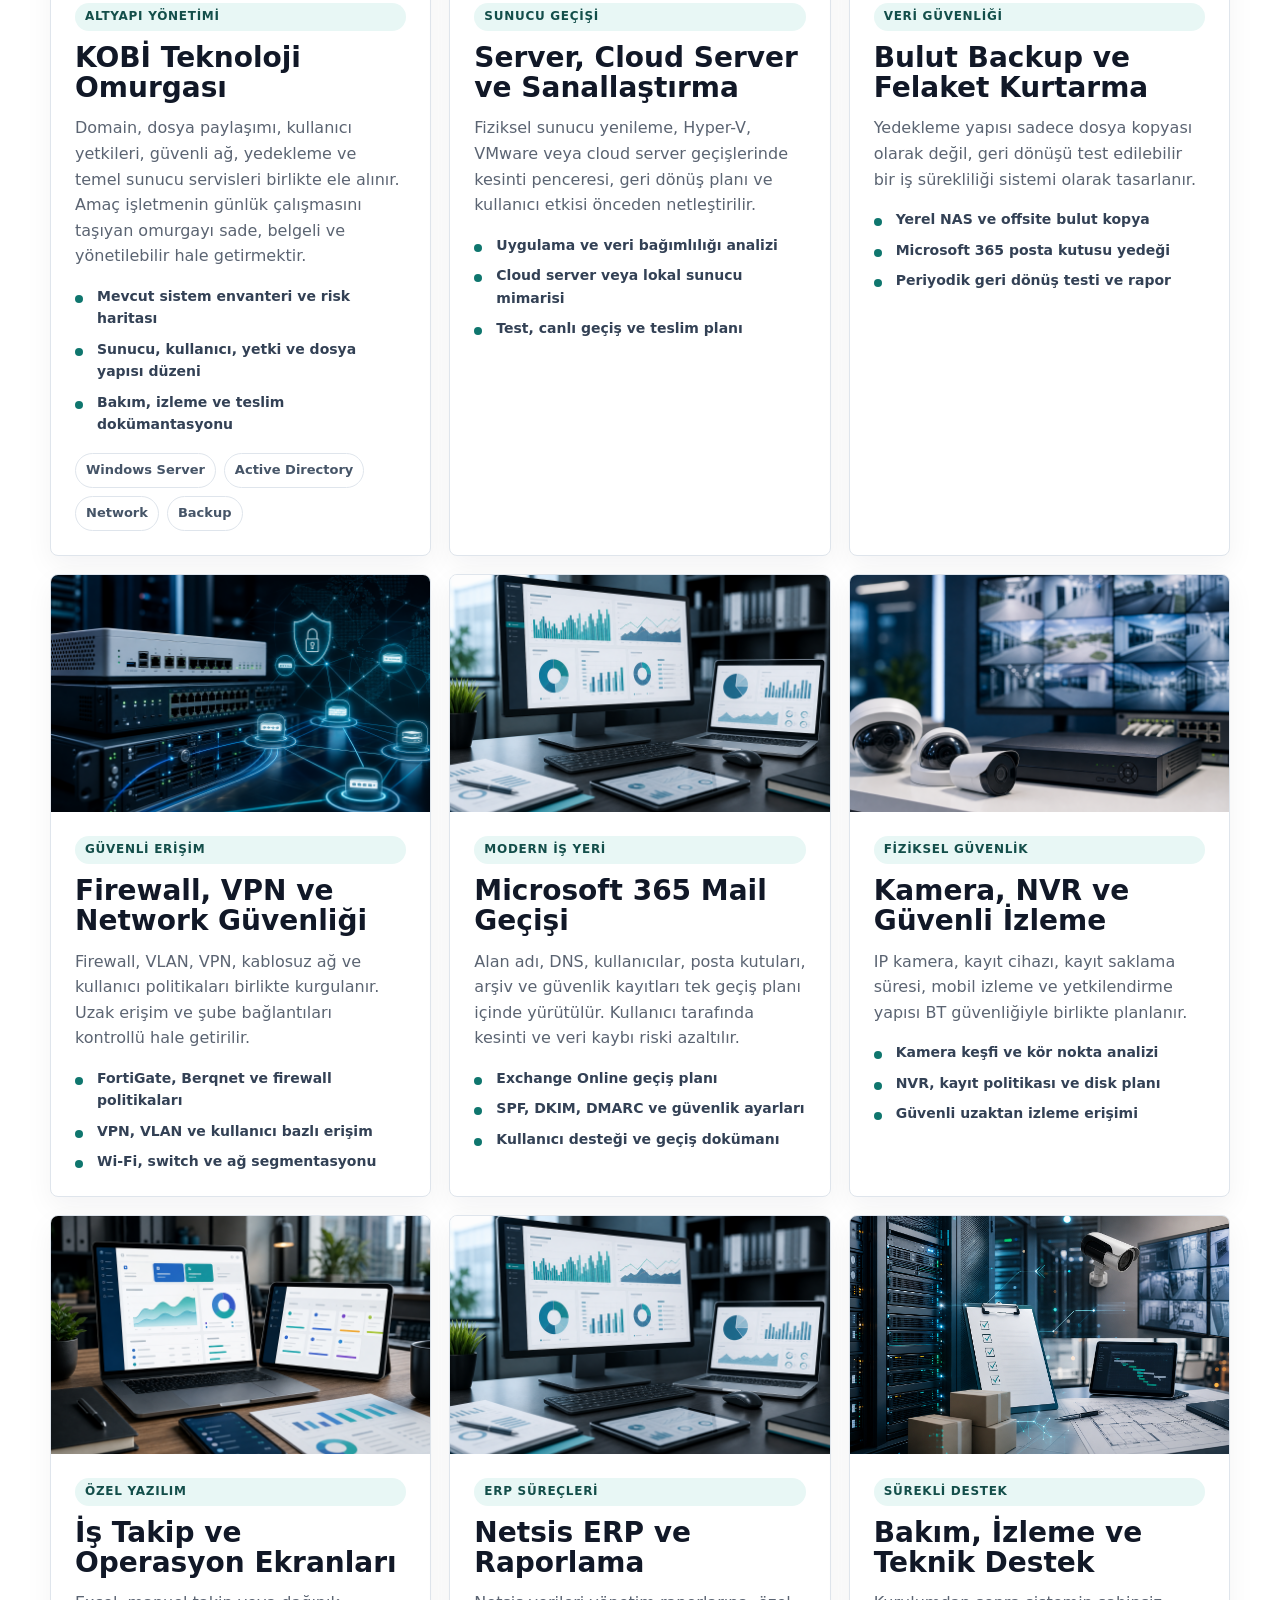
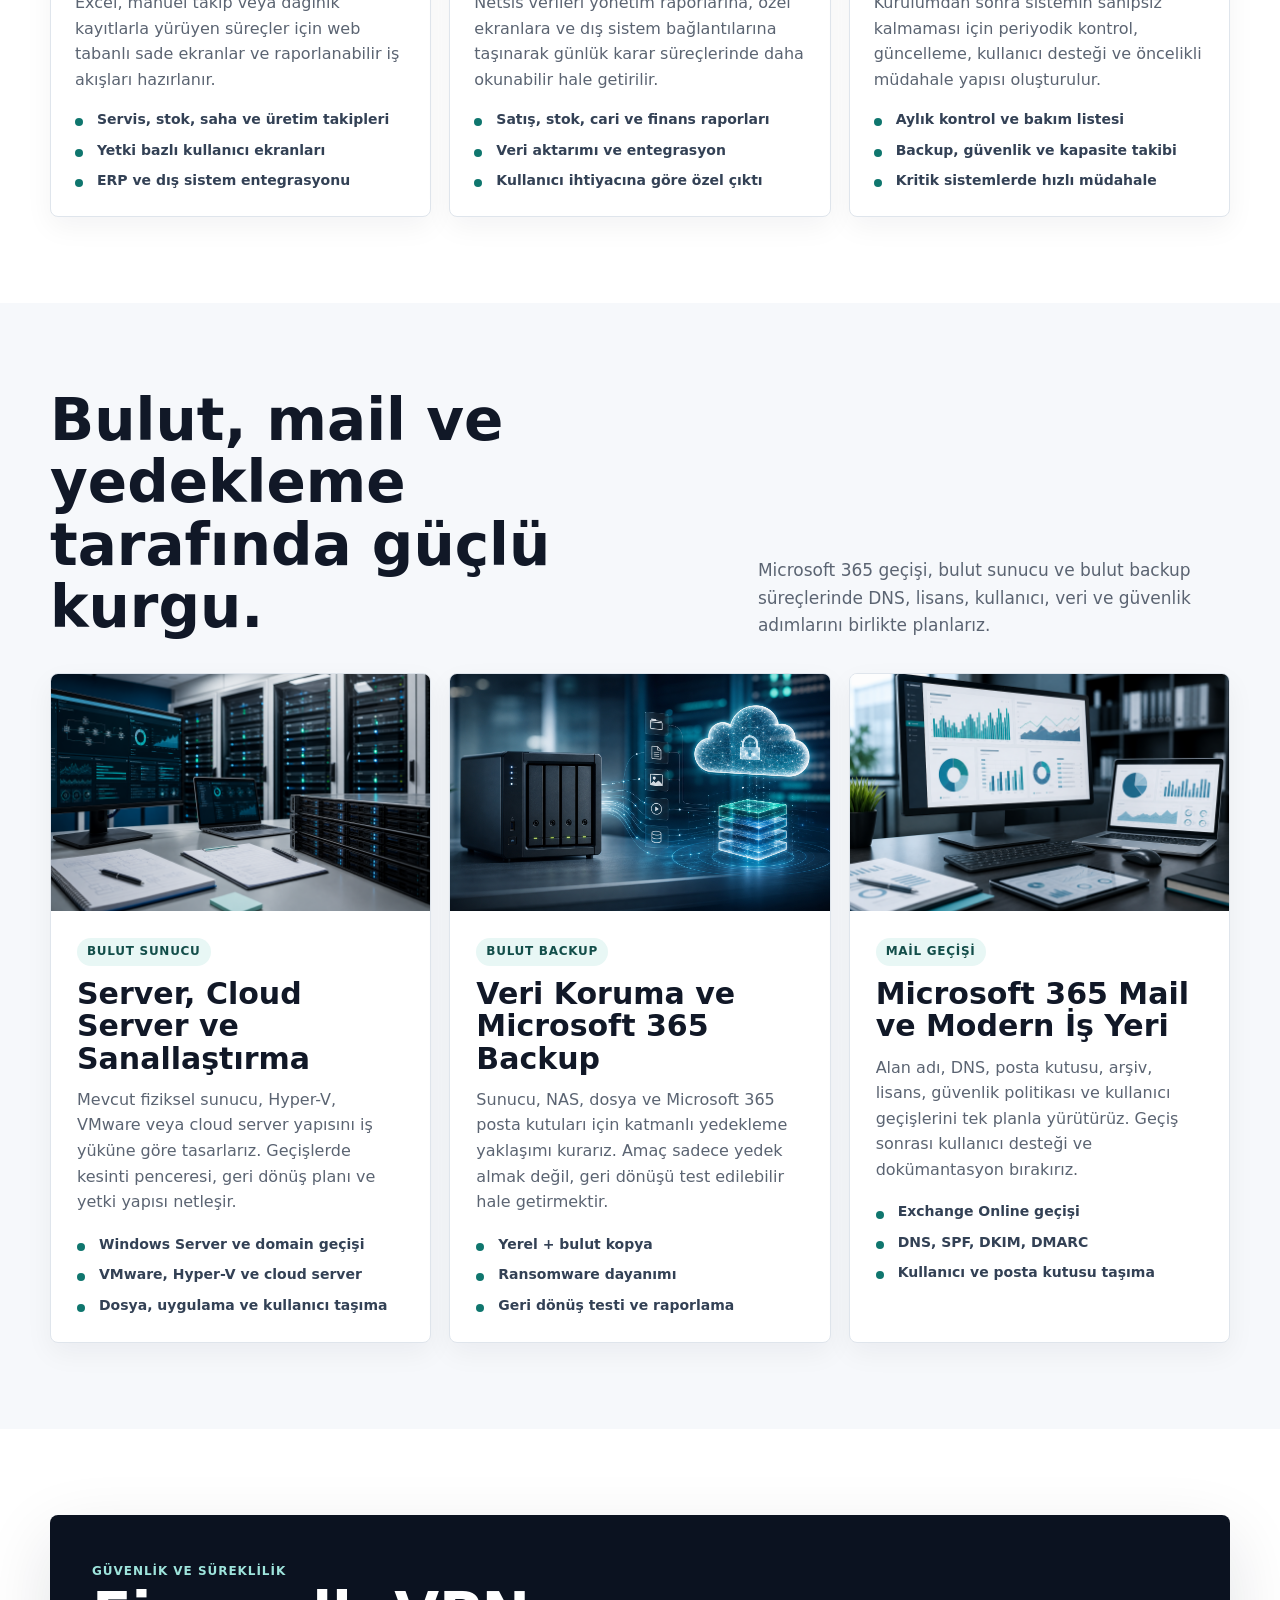
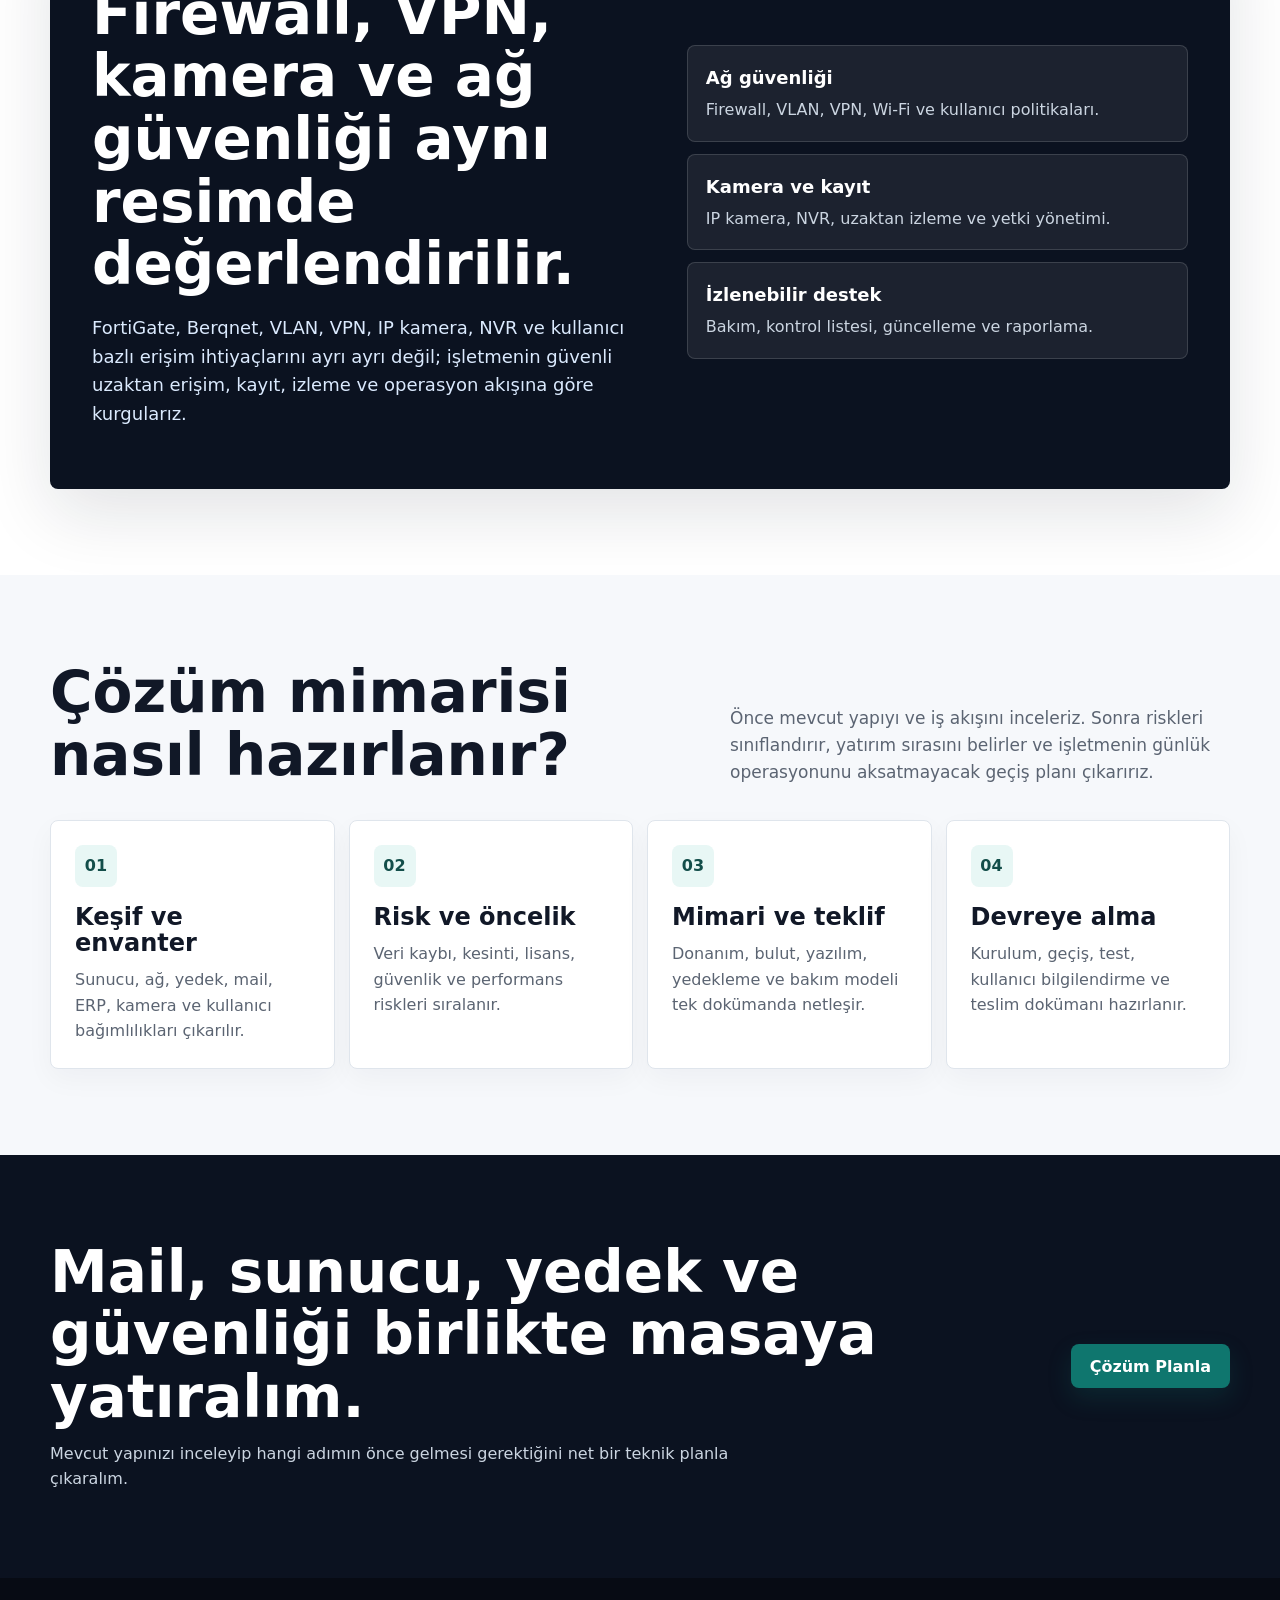
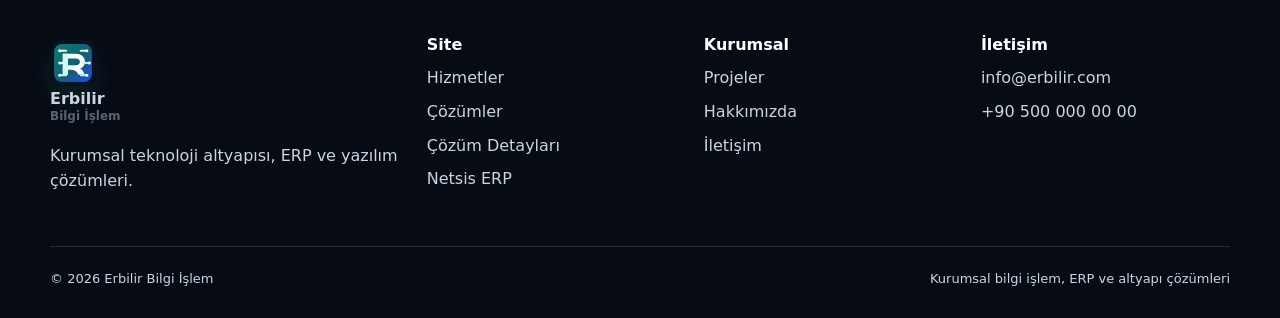
<file: cozumler/index.html>
<!doctype html>
<html lang="tr">
<head><meta charset="utf-8"><meta name="viewport" content="width=device-width, initial-scale=1"><title>Çözümler | Erbilir Bilgi İşlem</title><meta name="description" content="Erbilir'in kurumsal altyapı, yedekleme, güvenlik, kamera, ERP ve özel yazılım çözüm paketleri."><link rel="canonical" href="https://erbilir.com/cozumler/"><meta property="og:title" content="Çözümler | Erbilir Bilgi İşlem"><meta property="og:description" content="Altyapı, bulut, Microsoft 365 mail, backup ve güvenlik çözümleri."><meta property="og:type" content="website"><meta property="og:url" content="https://erbilir.com/cozumler/"><meta property="og:image" content="https://erbilir.com/assets/img/solutions-visual.png"><meta name="twitter:card" content="summary_large_image"><link rel="icon" href="/assets/img/erbilir-logo.svg" type="image/svg+xml"><link rel="stylesheet" href="/styles.css"></head>
<body>
  <div class="topbar"><div class="topbar-inner"><span>Kurumsal bilgi işlem, altyapı ve yazılım çözümleri</span><div class="topbar-links"><a href="tel:+905000000000">+90 500 000 00 00</a><a href="mailto:info@erbilir.com">info@erbilir.com</a></div></div></div>
  <header class="site-header"><div class="nav-inner"><a class="brand" href="/"><span class="brand-mark"><img src="/assets/img/erbilir-logo.svg" alt="" aria-hidden="true"></span><span>Erbilir<small>Bilgi İşlem</small></span></a><nav class="nav-links"><a href="/">Ana Sayfa</a><a href="/hizmetler/">Hizmetler</a><a href="/cozumler/">Çözümler</a><a href="/netsis-erp/">Netsis ERP</a><a href="/projeler/">Projeler</a><a href="/hakkimizda/">Hakkımızda</a><a href="/iletisim/">İletişim</a></nav><a class="nav-cta" href="/iletisim/">Teklif Al</a><button class="menu-toggle" type="button" aria-label="Menüyü aç">☰</button></div></header>
  <main>
    <section class="page-hero"><div class="container"><span class="breadcrumbs">Ana Sayfa / Çözümler</span><h1>Altyapı, bulut, mail, backup ve güvenliği tek mimaride toplayan çözümler.</h1><p>Erbilir, işletmenin günlük çalışmasını taşıyan kritik sistemleri parça parça değil, birlikte ele alır. Sunucu, Microsoft 365, bulut backup, firewall, kamera, ERP ve özel yazılım süreçlerinde ölçülebilir bir yol haritası çıkarır.</p></div></section>
    <section class="solution-overview">
      <div class="container overview-grid">
        <div class="overview-copy">
          <span class="eyebrow">Çözüm yaklaşımı</span>
          <h2>Teknik ürün listesi değil, çalışan işletme altyapısı.</h2>
          <p>Yurt dışındaki kurumsal MSP yaklaşımında olduğu gibi önce iş sürekliliği, veri güvenliği, kullanıcı deneyimi ve yönetilebilirlik hedeflerini netleştiririz. Sonra donanım, bulut, yedekleme ve yazılım kararlarını bu hedefe göre bağlarız.</p>
        </div>
        <div class="overview-stats">
          <div><strong>Cloud</strong><span>sunucu, mail ve yedek</span></div>
          <div><strong>365</strong><span>mail geçişi ve güvenlik</span></div>
          <div><strong>DR</strong><span>felaket kurtarma planı</span></div>
        </div>
      </div>
    </section>
    <section class="section">
      <div class="container">
        <div class="section-head"><h2>Çözüm portföyü</h2><p>KOBİ ve kurumsal ekiplerin en çok ihtiyaç duyduğu altyapı, bulut, güvenlik, ERP ve yazılım başlıklarını ölçülebilir çıktılarla tek teknik yönetim altında toplarız.</p></div>
        <div class="solution-portfolio">
          <a class="portfolio-card" href="/cozum-detaylari/#kobi-teknoloji-omurgasi"><img src="/assets/img/solutions-visual.png" alt="Kurumsal bilgi işlem altyapısı ve çözüm mimarisi"><div><span class="solution-kicker">Altyapı yönetimi</span><h3>KOBİ Teknoloji Omurgası</h3><p>Domain, dosya paylaşımı, kullanıcı yetkileri, güvenli ağ, yedekleme ve temel sunucu servisleri birlikte ele alınır. Amaç işletmenin günlük çalışmasını taşıyan omurgayı sade, belgeli ve yönetilebilir hale getirmektir.</p><ul class="mini-list"><li>Mevcut sistem envanteri ve risk haritası</li><li>Sunucu, kullanıcı, yetki ve dosya yapısı düzeni</li><li>Bakım, izleme ve teslim dokümantasyonu</li></ul><div class="tags"><span class="tag">Windows Server</span><span class="tag">Active Directory</span><span class="tag">Network</span><span class="tag">Backup</span></div></div></a>
          <a class="portfolio-card" href="/cozum-detaylari/#sunucu-cloud-sanallastirma"><img src="/assets/img/project-server-migration.png" alt="Sunucu taşıma ve sanallaştırma çözümü"><div><span class="solution-kicker">Sunucu geçişi</span><h3>Server, Cloud Server ve Sanallaştırma</h3><p>Fiziksel sunucu yenileme, Hyper-V, VMware veya cloud server geçişlerinde kesinti penceresi, geri dönüş planı ve kullanıcı etkisi önceden netleştirilir.</p><ul class="mini-list"><li>Uygulama ve veri bağımlılığı analizi</li><li>Cloud server veya lokal sunucu mimarisi</li><li>Test, canlı geçiş ve teslim planı</li></ul></div></a>
          <a class="portfolio-card" href="/cozum-detaylari/#bulut-backup-felaket-kurtarma"><img src="/assets/img/project-cloud-backup.png" alt="Bulut backup ve felaket kurtarma çözümü"><div><span class="solution-kicker">Veri güvenliği</span><h3>Bulut Backup ve Felaket Kurtarma</h3><p>Yedekleme yapısı sadece dosya kopyası olarak değil, geri dönüşü test edilebilir bir iş sürekliliği sistemi olarak tasarlanır.</p><ul class="mini-list"><li>Yerel NAS ve offsite bulut kopya</li><li>Microsoft 365 posta kutusu yedeği</li><li>Periyodik geri dönüş testi ve rapor</li></ul></div></a>
          <a class="portfolio-card" href="/cozum-detaylari/#firewall-vpn-network"><img src="/assets/img/project-network-security.png" alt="Firewall VPN ve ağ güvenliği çözümü"><div><span class="solution-kicker">Güvenli erişim</span><h3>Firewall, VPN ve Network Güvenliği</h3><p>Firewall, VLAN, VPN, kablosuz ağ ve kullanıcı politikaları birlikte kurgulanır. Uzak erişim ve şube bağlantıları kontrollü hale getirilir.</p><ul class="mini-list"><li>FortiGate, Berqnet ve firewall politikaları</li><li>VPN, VLAN ve kullanıcı bazlı erişim</li><li>Wi-Fi, switch ve ağ segmentasyonu</li></ul></div></a>
          <a class="portfolio-card" href="/cozum-detaylari/#microsoft-365-mail-gecisi"><img src="/assets/img/project-erp-reporting.png" alt="Microsoft 365 mail geçişi ve ERP raporlama çözümü"><div><span class="solution-kicker">Modern iş yeri</span><h3>Microsoft 365 Mail Geçişi</h3><p>Alan adı, DNS, kullanıcılar, posta kutuları, arşiv ve güvenlik kayıtları tek geçiş planı içinde yürütülür. Kullanıcı tarafında kesinti ve veri kaybı riski azaltılır.</p><ul class="mini-list"><li>Exchange Online geçiş planı</li><li>SPF, DKIM, DMARC ve güvenlik ayarları</li><li>Kullanıcı desteği ve geçiş dokümanı</li></ul></div></a>
          <a class="portfolio-card" href="/cozum-detaylari/#kamera-nvr-guvenli-izleme"><img src="/assets/img/project-camera-security.png" alt="IP kamera ve kayıt güvenliği çözümü"><div><span class="solution-kicker">Fiziksel güvenlik</span><h3>Kamera, NVR ve Güvenli İzleme</h3><p>IP kamera, kayıt cihazı, kayıt saklama süresi, mobil izleme ve yetkilendirme yapısı BT güvenliğiyle birlikte planlanır.</p><ul class="mini-list"><li>Kamera keşfi ve kör nokta analizi</li><li>NVR, kayıt politikası ve disk planı</li><li>Güvenli uzaktan izleme erişimi</li></ul></div></a>
          <a class="portfolio-card" href="/cozum-detaylari/#ozel-yazilim-is-takip"><img src="/assets/img/project-custom-software.png" alt="Özel yazılım ve iş takip çözümü"><div><span class="solution-kicker">Özel yazılım</span><h3>İş Takip ve Operasyon Ekranları</h3><p>Excel, manuel takip veya dağınık kayıtlarla yürüyen süreçler için web tabanlı sade ekranlar ve raporlanabilir iş akışları hazırlanır.</p><ul class="mini-list"><li>Servis, stok, saha ve üretim takipleri</li><li>Yetki bazlı kullanıcı ekranları</li><li>ERP ve dış sistem entegrasyonu</li></ul></div></a>
          <a class="portfolio-card" href="/cozum-detaylari/#netsis-erp-raporlama"><img src="/assets/img/project-erp-reporting.png" alt="Netsis ERP entegrasyonu ve raporlama çözümü"><div><span class="solution-kicker">ERP süreçleri</span><h3>Netsis ERP ve Raporlama</h3><p>Netsis verileri yönetim raporlarına, özel ekranlara ve dış sistem bağlantılarına taşınarak günlük karar süreçlerinde daha okunabilir hale getirilir.</p><ul class="mini-list"><li>Satış, stok, cari ve finans raporları</li><li>Veri aktarımı ve entegrasyon</li><li>Kullanıcı ihtiyacına göre özel çıktı</li></ul></div></a>
          <a class="portfolio-card" href="/cozum-detaylari/#bakim-izleme-destek"><img src="/assets/img/projects-visual.png" alt="Bakım izleme ve sürekli destek çözümü"><div><span class="solution-kicker">Sürekli destek</span><h3>Bakım, İzleme ve Teknik Destek</h3><p>Kurulumdan sonra sistemin sahipsiz kalmaması için periyodik kontrol, güncelleme, kullanıcı desteği ve öncelikli müdahale yapısı oluşturulur.</p><ul class="mini-list"><li>Aylık kontrol ve bakım listesi</li><li>Backup, güvenlik ve kapasite takibi</li><li>Kritik sistemlerde hızlı müdahale</li></ul></div></a>
        </div>
      </div>
    </section>
    <section class="section alt">
      <div class="container">
        <div class="section-head"><h2>Bulut, mail ve yedekleme tarafında güçlü kurgu.</h2><p>Microsoft 365 geçişi, bulut sunucu ve bulut backup süreçlerinde DNS, lisans, kullanıcı, veri ve güvenlik adımlarını birlikte planlarız.</p></div>
        <div class="capability-grid">
          <article class="capability-card"><img src="/assets/img/project-server-migration.png" alt="Bulut sunucu ve sanallaştırma"><div><span class="solution-kicker">Bulut sunucu</span><h3>Server, Cloud Server ve Sanallaştırma</h3><p>Mevcut fiziksel sunucu, Hyper-V, VMware veya cloud server yapısını iş yüküne göre tasarlarız. Geçişlerde kesinti penceresi, geri dönüş planı ve yetki yapısı netleşir.</p><ul class="mini-list"><li>Windows Server ve domain geçişi</li><li>VMware, Hyper-V ve cloud server</li><li>Dosya, uygulama ve kullanıcı taşıma</li></ul></div></article>
          <article class="capability-card"><img src="/assets/img/project-cloud-backup.png" alt="Bulut backup ve Microsoft 365 yedek"><div><span class="solution-kicker">Bulut backup</span><h3>Veri Koruma ve Microsoft 365 Backup</h3><p>Sunucu, NAS, dosya ve Microsoft 365 posta kutuları için katmanlı yedekleme yaklaşımı kurarız. Amaç sadece yedek almak değil, geri dönüşü test edilebilir hale getirmektir.</p><ul class="mini-list"><li>Yerel + bulut kopya</li><li>Ransomware dayanımı</li><li>Geri dönüş testi ve raporlama</li></ul></div></article>
          <article class="capability-card"><img src="/assets/img/project-erp-reporting.png" alt="Microsoft 365 mail geçişi ve iş uygulamaları"><div><span class="solution-kicker">Mail geçişi</span><h3>Microsoft 365 Mail ve Modern İş Yeri</h3><p>Alan adı, DNS, posta kutusu, arşiv, lisans, güvenlik politikası ve kullanıcı geçişlerini tek planla yürütürüz. Geçiş sonrası kullanıcı desteği ve dokümantasyon bırakırız.</p><ul class="mini-list"><li>Exchange Online geçişi</li><li>DNS, SPF, DKIM, DMARC</li><li>Kullanıcı ve posta kutusu taşıma</li></ul></div></article>
        </div>
      </div>
    </section>
    <section class="section">
      <div class="container solution-band">
        <div>
          <span class="eyebrow">Güvenlik ve süreklilik</span>
          <h2>Firewall, VPN, kamera ve ağ güvenliği aynı resimde değerlendirilir.</h2>
          <p>FortiGate, Berqnet, VLAN, VPN, IP kamera, NVR ve kullanıcı bazlı erişim ihtiyaçlarını ayrı ayrı değil; işletmenin güvenli uzaktan erişim, kayıt, izleme ve operasyon akışına göre kurgularız.</p>
        </div>
        <div class="band-points">
          <div><strong>Ağ güvenliği</strong><span>Firewall, VLAN, VPN, Wi-Fi ve kullanıcı politikaları.</span></div>
          <div><strong>Kamera ve kayıt</strong><span>IP kamera, NVR, uzaktan izleme ve yetki yönetimi.</span></div>
          <div><strong>İzlenebilir destek</strong><span>Bakım, kontrol listesi, güncelleme ve raporlama.</span></div>
        </div>
      </div>
    </section>
    <section class="section alt">
      <div class="container">
        <div class="section-head"><h2>Çözüm mimarisi nasıl hazırlanır?</h2><p>Önce mevcut yapıyı ve iş akışını inceleriz. Sonra riskleri sınıflandırır, yatırım sırasını belirler ve işletmenin günlük operasyonunu aksatmayacak geçiş planı çıkarırız.</p></div>
        <div class="roadmap-grid">
          <article><span>01</span><h3>Keşif ve envanter</h3><p>Sunucu, ağ, yedek, mail, ERP, kamera ve kullanıcı bağımlılıkları çıkarılır.</p></article>
          <article><span>02</span><h3>Risk ve öncelik</h3><p>Veri kaybı, kesinti, lisans, güvenlik ve performans riskleri sıralanır.</p></article>
          <article><span>03</span><h3>Mimari ve teklif</h3><p>Donanım, bulut, yazılım, yedekleme ve bakım modeli tek dokümanda netleşir.</p></article>
          <article><span>04</span><h3>Devreye alma</h3><p>Kurulum, geçiş, test, kullanıcı bilgilendirme ve teslim dokümanı hazırlanır.</p></article>
        </div>
      </div>
    </section>
    <section class="section cta"><div class="container"><div><h2>Mail, sunucu, yedek ve güvenliği birlikte masaya yatıralım.</h2><p>Mevcut yapınızı inceleyip hangi adımın önce gelmesi gerektiğini net bir teknik planla çıkaralım.</p></div><a class="btn" href="/iletisim/">Çözüm Planla</a></div></section>
  </main>
  <footer class="footer"><div class="container footer-grid"><div><a class="brand" href="/"><span class="brand-mark"><img src="/assets/img/erbilir-logo.svg" alt="" aria-hidden="true"></span><span>Erbilir<small>Bilgi İşlem</small></span></a><p>Kurumsal teknoloji altyapısı, ERP ve yazılım çözümleri.</p></div><div><strong>Site</strong><a href="/hizmetler/">Hizmetler</a><a href="/cozumler/">Çözümler</a><a href="/cozum-detaylari/">Çözüm Detayları</a><a href="/netsis-erp/">Netsis ERP</a></div><div><strong>Kurumsal</strong><a href="/projeler/">Projeler</a><a href="/hakkimizda/">Hakkımızda</a><a href="/iletisim/">İletişim</a></div><div><strong>İletişim</strong><a href="mailto:info@erbilir.com">info@erbilir.com</a><a href="tel:+905000000000">+90 500 000 00 00</a></div></div><div class="container footer-bottom"><span>© <span data-year></span> Erbilir Bilgi İşlem</span><span>Kurumsal bilgi işlem, ERP ve altyapı çözümleri</span></div></footer><script src="/script.js"></script>
</body></html>
</file>
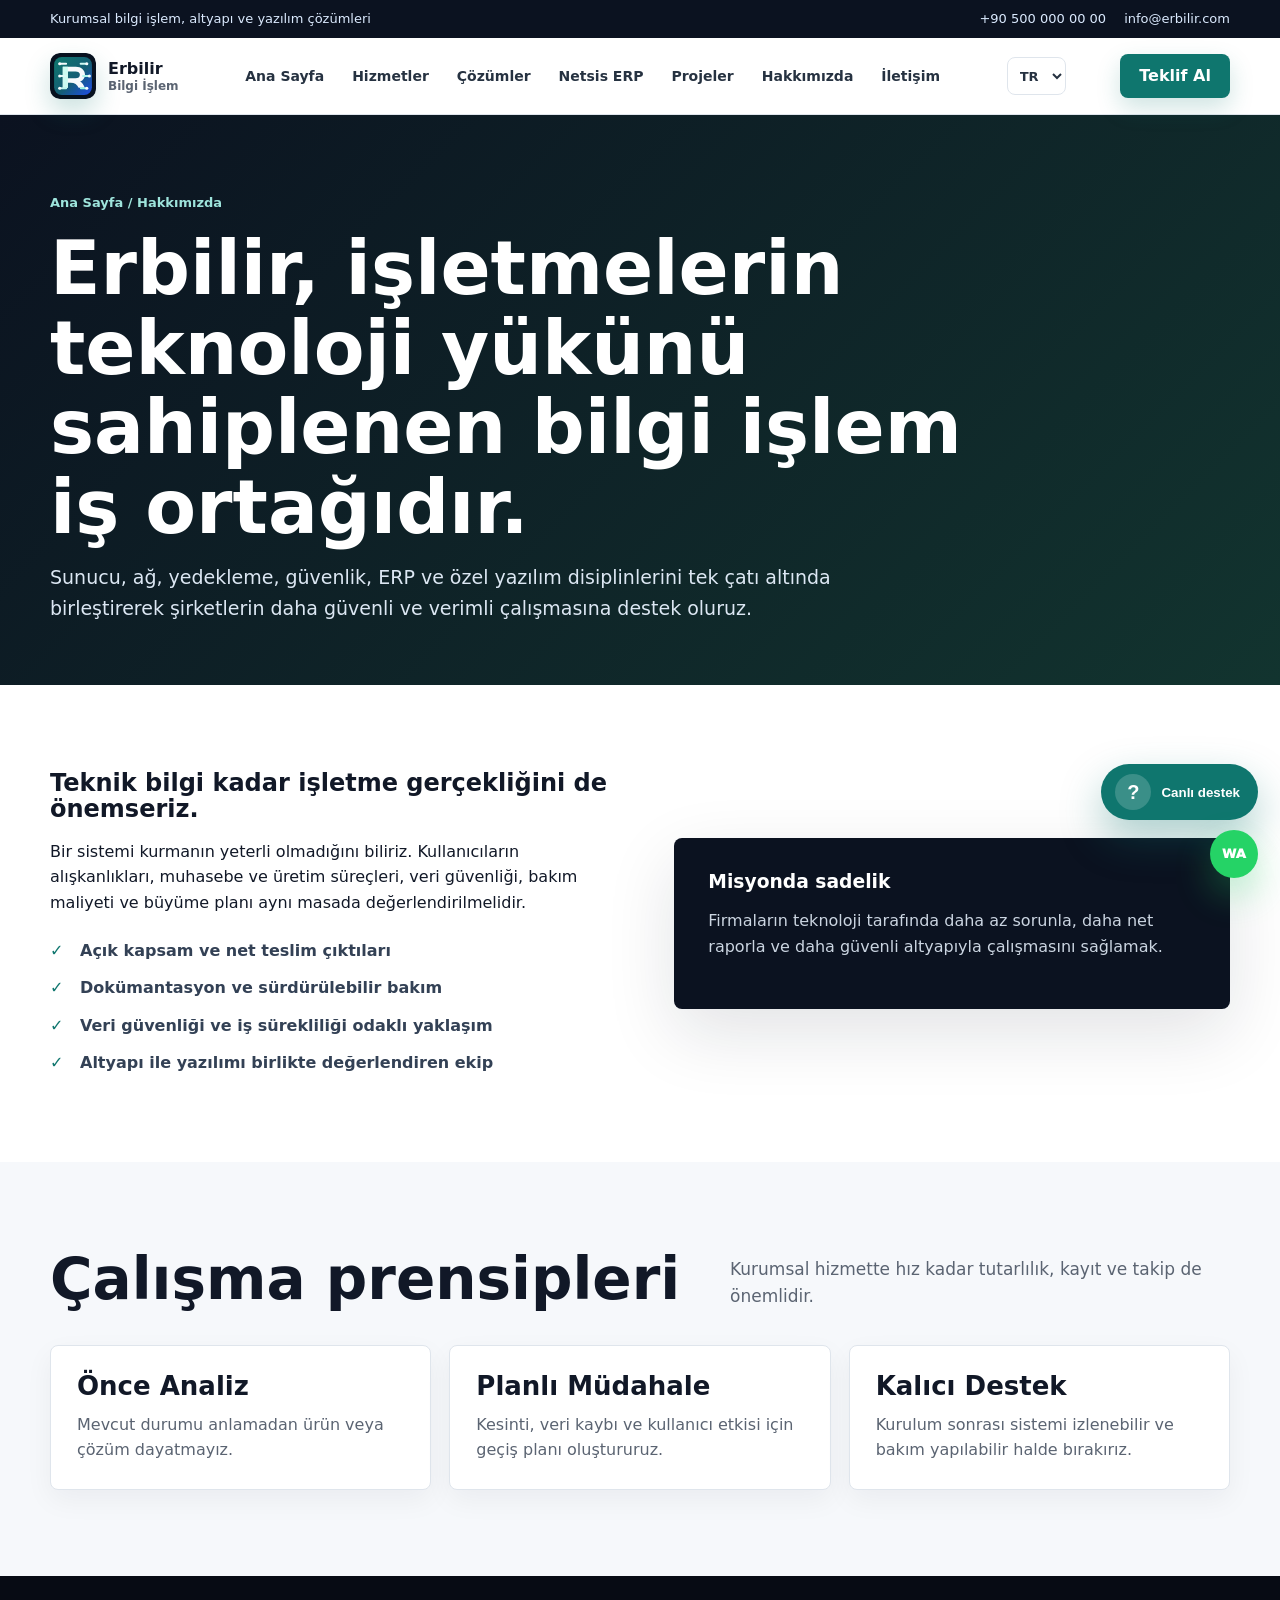
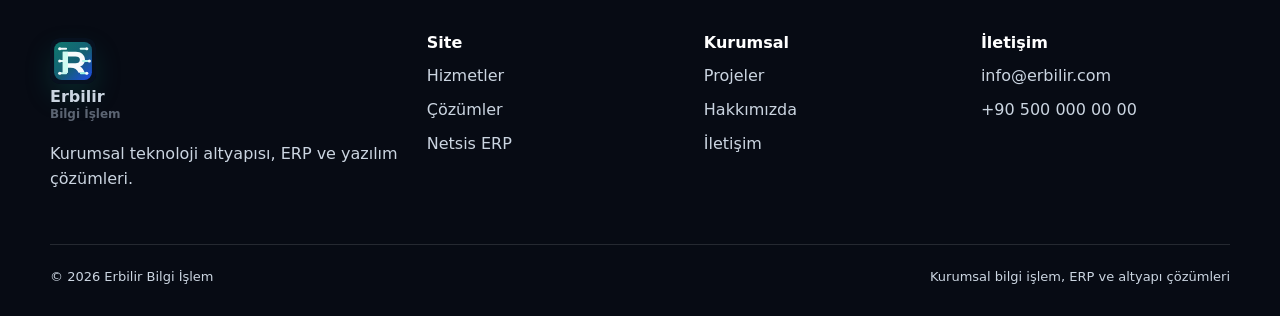
<file: hakkimizda/index.html>
<!doctype html>
<html lang="tr">
<head><meta charset="utf-8"><meta name="viewport" content="width=device-width, initial-scale=1"><title>Hakkımızda | Erbilir Bilgi İşlem</title><meta name="description" content="Erbilir Bilgi İşlem'in kurumsal teknoloji, altyapı, ERP ve yazılım yaklaşımı."><link rel="canonical" href="https://erbilir.com/hakkimizda/"><meta property="og:title" content="Hakkımızda | Erbilir Bilgi İşlem"><meta property="og:description" content="Kurumsal bilgi işlem, altyapı, ERP ve yazılım yaklaşımı."><meta property="og:type" content="website"><meta property="og:image" content="https://erbilir.com/assets/img/erbilir-logo.svg"><meta name="twitter:card" content="summary"><link rel="icon" href="/assets/img/erbilir-logo.svg" type="image/svg+xml"><link rel="stylesheet" href="/styles.css"></head>
<body>
  <div class="topbar"><div class="topbar-inner"><span>Kurumsal bilgi işlem, altyapı ve yazılım çözümleri</span><div class="topbar-links"><a href="tel:+905000000000">+90 500 000 00 00</a><a href="mailto:info@erbilir.com">info@erbilir.com</a></div></div></div>
  <header class="site-header"><div class="nav-inner"><a class="brand" href="/"><span class="brand-mark"><img src="/assets/img/erbilir-logo.svg" alt="" aria-hidden="true"></span><span>Erbilir<small>Bilgi İşlem</small></span></a><nav class="nav-links"><a href="/">Ana Sayfa</a><a href="/hizmetler/">Hizmetler</a><a href="/cozumler/">Çözümler</a><a href="/netsis-erp/">Netsis ERP</a><a href="/projeler/">Projeler</a><a href="/hakkimizda/">Hakkımızda</a><a href="/iletisim/">İletişim</a></nav><a class="nav-cta" href="/iletisim/">Teklif Al</a><button class="menu-toggle" type="button" aria-label="Menüyü aç">☰</button></div></header>
  <main>
    <section class="page-hero"><div class="container"><span class="breadcrumbs">Ana Sayfa / Hakkımızda</span><h1>Erbilir, işletmelerin teknoloji yükünü sahiplenen bilgi işlem iş ortağıdır.</h1><p>Sunucu, ağ, yedekleme, güvenlik, ERP ve özel yazılım disiplinlerini tek çatı altında birleştirerek şirketlerin daha güvenli ve verimli çalışmasına destek oluruz.</p></div></section>
    <section class="section"><div class="container split"><div><h2>Teknik bilgi kadar işletme gerçekliğini de önemseriz.</h2><p>Bir sistemi kurmanın yeterli olmadığını biliriz. Kullanıcıların alışkanlıkları, muhasebe ve üretim süreçleri, veri güvenliği, bakım maliyeti ve büyüme planı aynı masada değerlendirilmelidir.</p><ul class="check-list"><li>Açık kapsam ve net teslim çıktıları</li><li>Dokümantasyon ve sürdürülebilir bakım</li><li>Veri güvenliği ve iş sürekliliği odaklı yaklaşım</li><li>Altyapı ile yazılımı birlikte değerlendiren ekip</li></ul></div><div class="panel"><h3>Misyonda sadelik</h3><p>Firmaların teknoloji tarafında daha az sorunla, daha net raporla ve daha güvenli altyapıyla çalışmasını sağlamak.</p></div></div></section>
    <section class="section alt"><div class="container"><div class="section-head"><h2>Çalışma prensipleri</h2><p>Kurumsal hizmette hız kadar tutarlılık, kayıt ve takip de önemlidir.</p></div><div class="grid"><article class="card"><h3>Önce Analiz</h3><p>Mevcut durumu anlamadan ürün veya çözüm dayatmayız.</p></article><article class="card"><h3>Planlı Müdahale</h3><p>Kesinti, veri kaybı ve kullanıcı etkisi için geçiş planı oluştururuz.</p></article><article class="card"><h3>Kalıcı Destek</h3><p>Kurulum sonrası sistemi izlenebilir ve bakım yapılabilir halde bırakırız.</p></article></div></div></section>
  </main>
  <footer class="footer"><div class="container footer-grid"><div><a class="brand" href="/"><span class="brand-mark"><img src="/assets/img/erbilir-logo.svg" alt="" aria-hidden="true"></span><span>Erbilir<small>Bilgi İşlem</small></span></a><p>Kurumsal teknoloji altyapısı, ERP ve yazılım çözümleri.</p></div><div><strong>Site</strong><a href="/hizmetler/">Hizmetler</a><a href="/cozumler/">Çözümler</a><a href="/netsis-erp/">Netsis ERP</a></div><div><strong>Kurumsal</strong><a href="/projeler/">Projeler</a><a href="/hakkimizda/">Hakkımızda</a><a href="/iletisim/">İletişim</a></div><div><strong>İletişim</strong><a href="mailto:info@erbilir.com">info@erbilir.com</a><a href="tel:+905000000000">+90 500 000 00 00</a></div></div><div class="container footer-bottom"><span>© <span data-year></span> Erbilir Bilgi İşlem</span><span>Kurumsal bilgi işlem, ERP ve altyapı çözümleri</span></div></footer><script src="/script.js"></script>
</body></html>
</file>
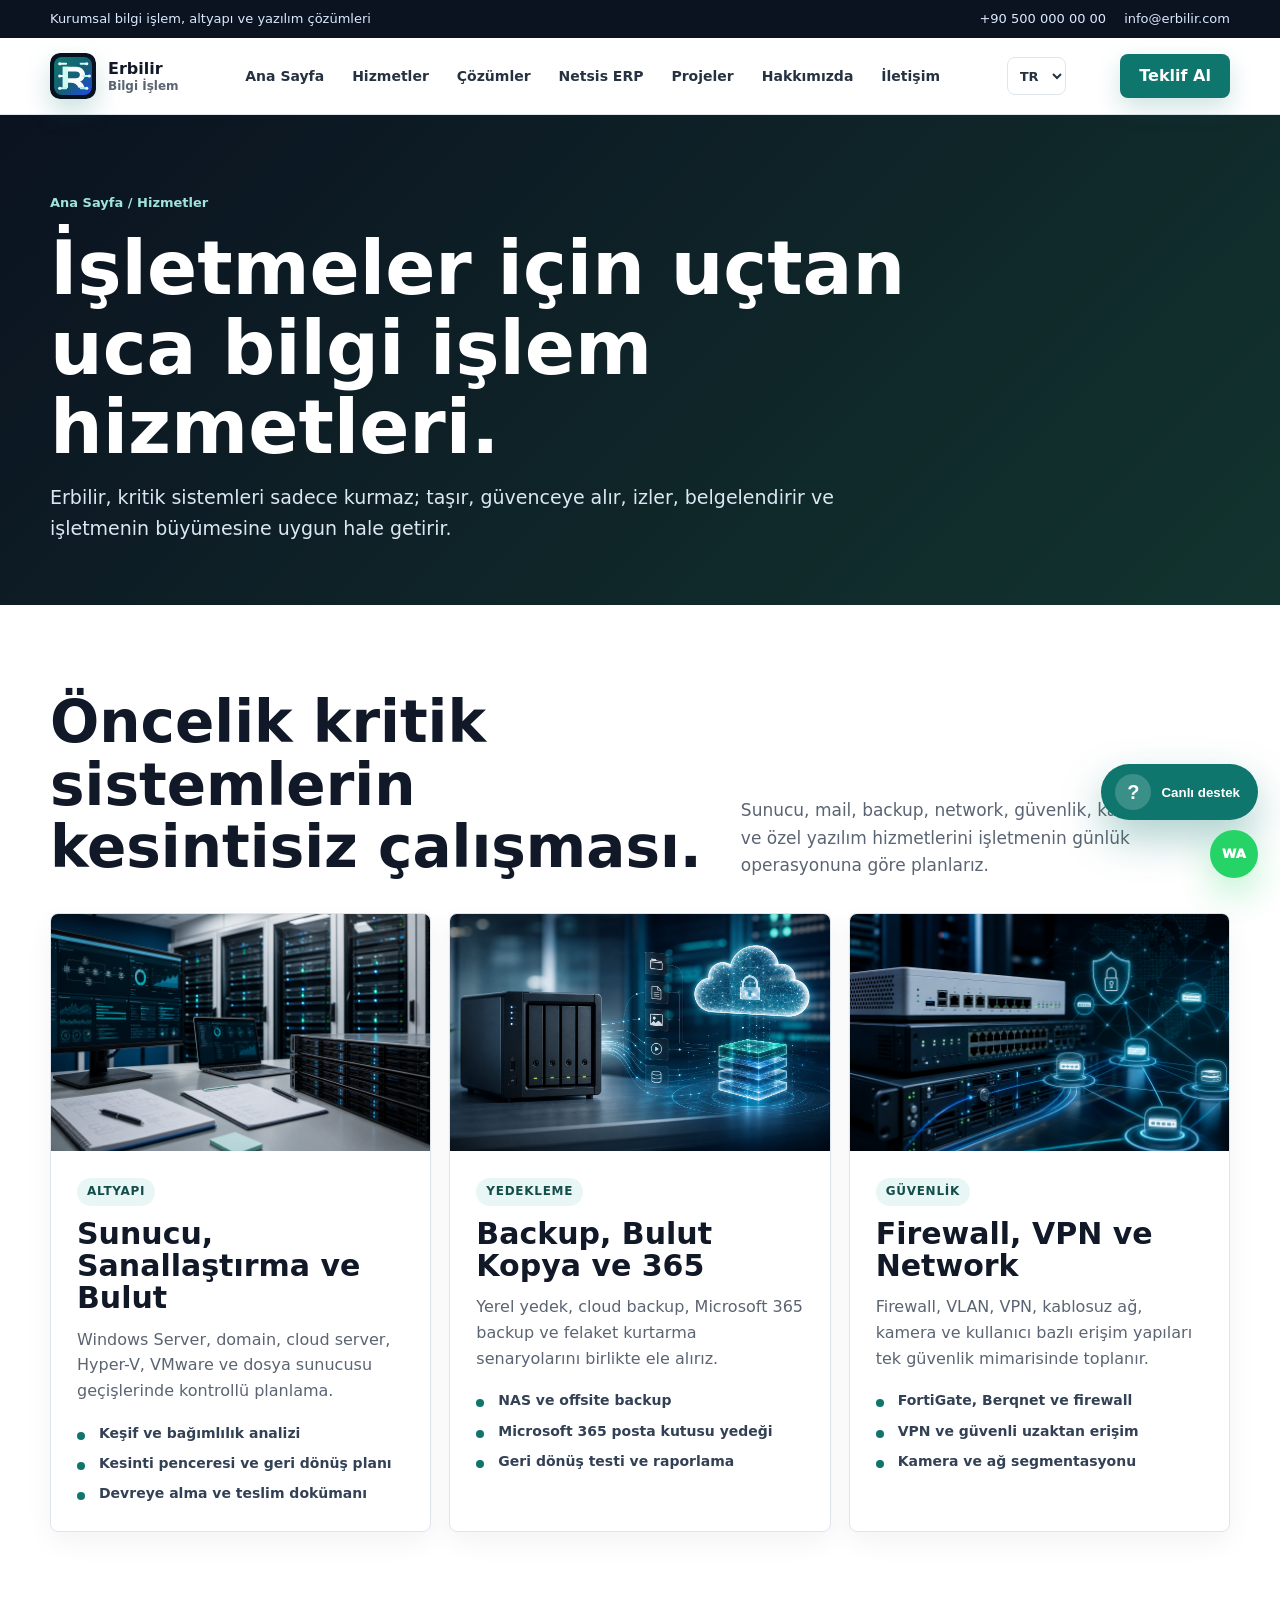
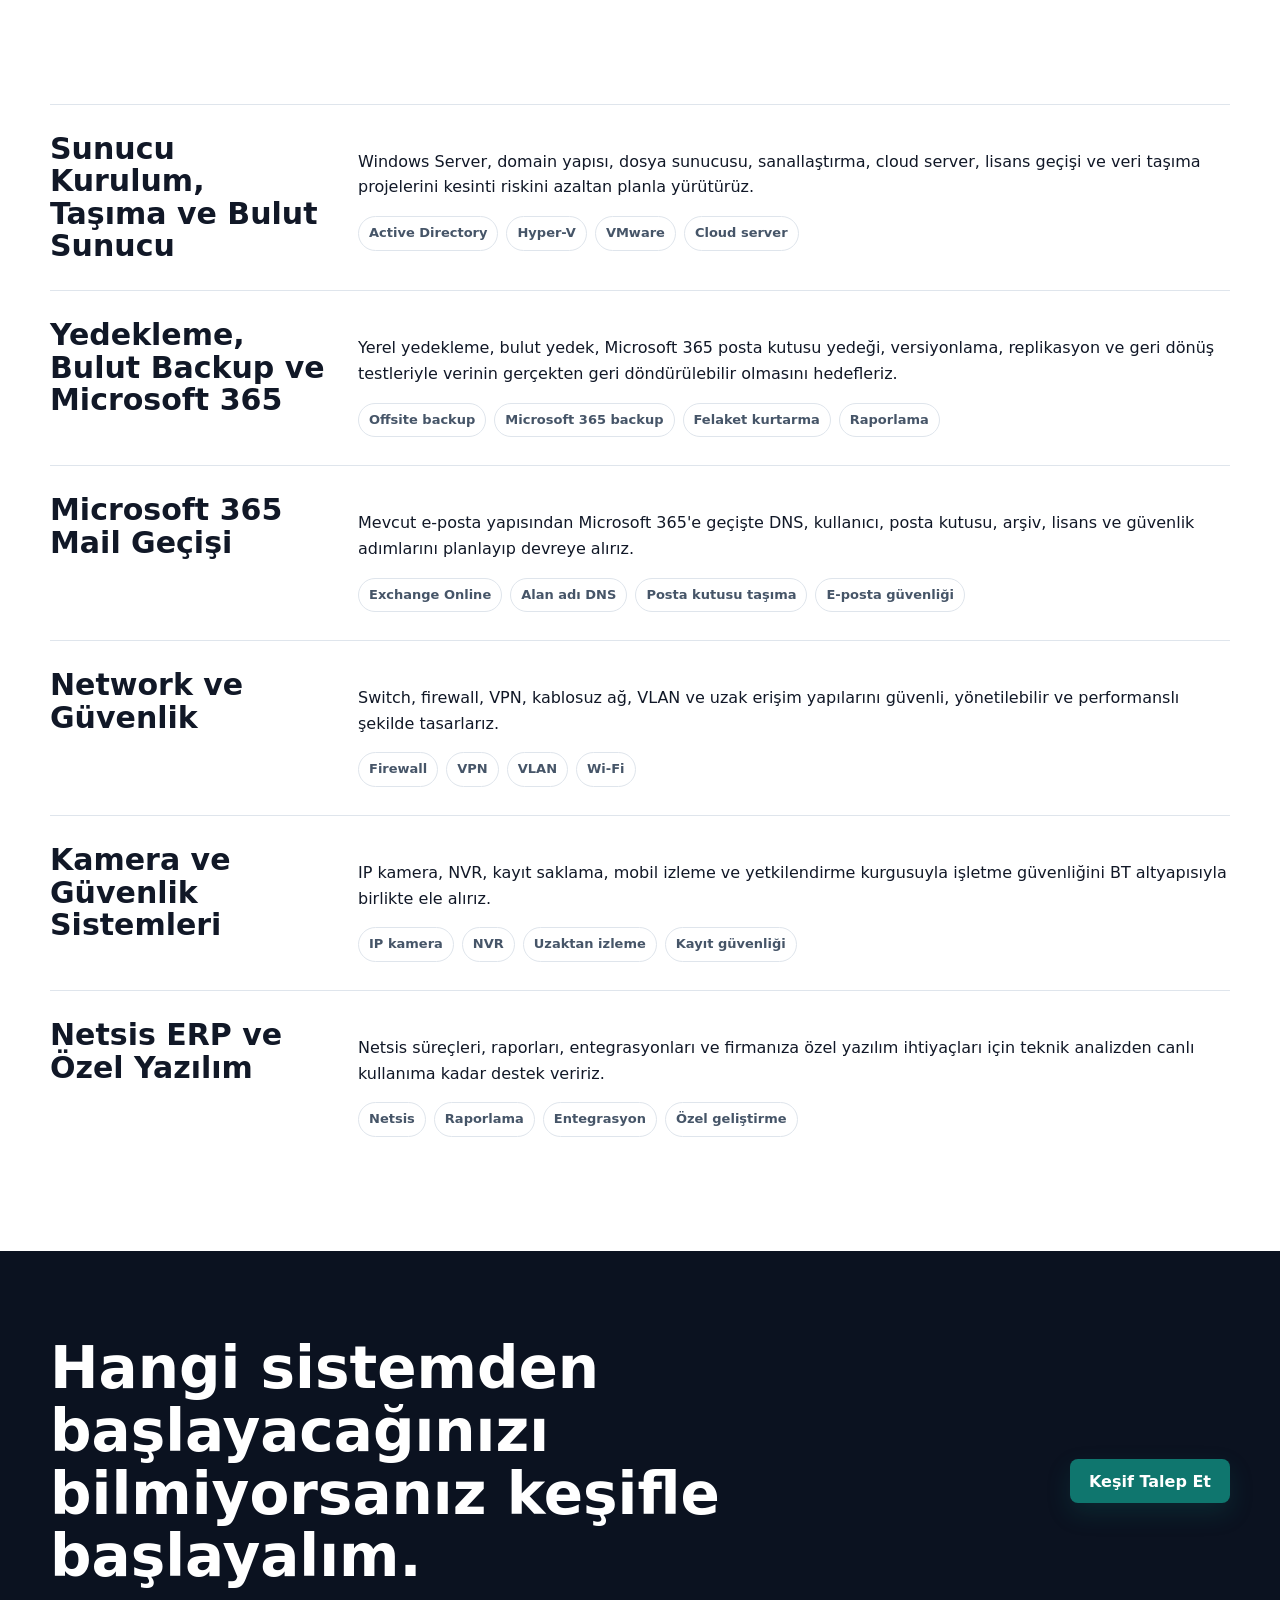
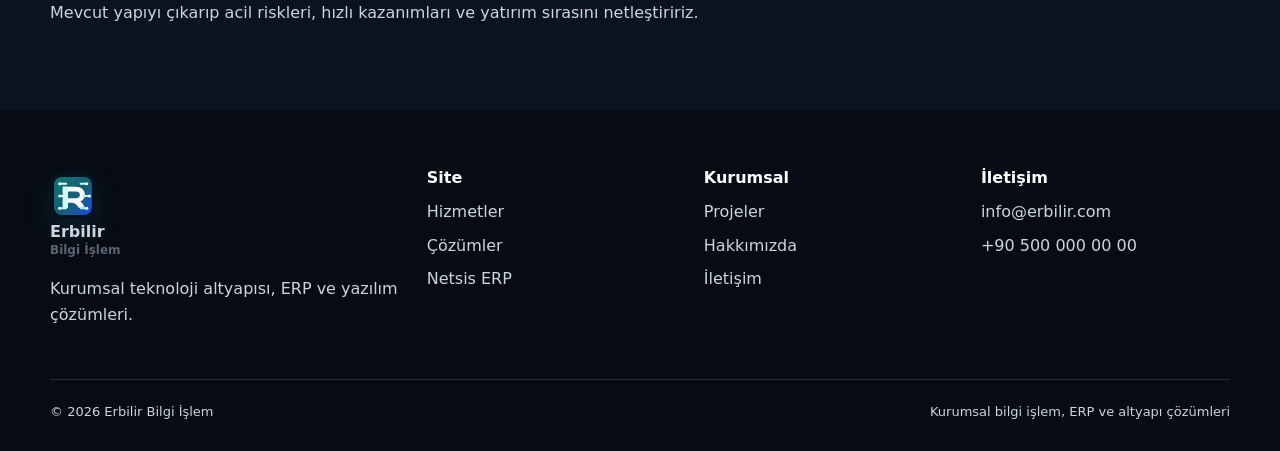
<file: hizmetler/index.html>
<!doctype html>
<html lang="tr">
<head>
  <meta charset="utf-8">
  <meta name="viewport" content="width=device-width, initial-scale=1">
  <title>Hizmetler | Erbilir Bilgi İşlem</title>
  <meta name="description" content="Sunucu kurulumu, taşıma, yedekleme, bulut backup, network, kamera, Netsis ERP ve özel yazılım hizmetleri.">
  <link rel="canonical" href="https://erbilir.com/hizmetler/"><meta property="og:title" content="Hizmetler | Erbilir Bilgi İşlem">
  <meta property="og:description" content="Sunucu, Microsoft 365, bulut backup, network, kamera, ERP ve özel yazılım hizmetleri.">
  <meta property="og:type" content="website">
  <meta property="og:url" content="https://erbilir.com/hizmetler/">
  <meta property="og:image" content="https://erbilir.com/assets/img/project-server-migration.png">
  <meta name="twitter:card" content="summary_large_image">
  <link rel="icon" href="/assets/img/erbilir-logo.svg" type="image/svg+xml">
  <link rel="stylesheet" href="/styles.css">
</head>
<body>
  <div class="topbar"><div class="topbar-inner"><span>Kurumsal bilgi işlem, altyapı ve yazılım çözümleri</span><div class="topbar-links"><a href="tel:+905000000000">+90 500 000 00 00</a><a href="mailto:info@erbilir.com">info@erbilir.com</a></div></div></div>
  <header class="site-header"><div class="nav-inner"><a class="brand" href="/"><span class="brand-mark"><img src="/assets/img/erbilir-logo.svg" alt="" aria-hidden="true"></span><span>Erbilir<small>Bilgi İşlem</small></span></a><nav class="nav-links"><a href="/">Ana Sayfa</a><a href="/hizmetler/">Hizmetler</a><a href="/cozumler/">Çözümler</a><a href="/netsis-erp/">Netsis ERP</a><a href="/projeler/">Projeler</a><a href="/hakkimizda/">Hakkımızda</a><a href="/iletisim/">İletişim</a></nav><a class="nav-cta" href="/iletisim/">Teklif Al</a><button class="menu-toggle" type="button" aria-label="Menüyü aç">☰</button></div></header>
  <main>
    <section class="page-hero"><div class="container"><span class="breadcrumbs">Ana Sayfa / Hizmetler</span><h1>İşletmeler için uçtan uca bilgi işlem hizmetleri.</h1><p>Erbilir, kritik sistemleri sadece kurmaz; taşır, güvenceye alır, izler, belgelendirir ve işletmenin büyümesine uygun hale getirir.</p></div></section>
    <section class="section">
      <div class="container">
        <div class="section-head"><h2>Öncelik kritik sistemlerin kesintisiz çalışması.</h2><p>Sunucu, mail, backup, network, güvenlik, kamera, ERP ve özel yazılım hizmetlerini işletmenin günlük operasyonuna göre planlarız.</p></div>
        <div class="capability-grid">
          <article class="capability-card"><img src="/assets/img/project-server-migration.png" alt="Sunucu ve bulut sunucu hizmeti"><div><span class="solution-kicker">Altyapı</span><h3>Sunucu, Sanallaştırma ve Bulut</h3><p>Windows Server, domain, cloud server, Hyper-V, VMware ve dosya sunucusu geçişlerinde kontrollü planlama.</p><ul class="mini-list"><li>Keşif ve bağımlılık analizi</li><li>Kesinti penceresi ve geri dönüş planı</li><li>Devreye alma ve teslim dokümanı</li></ul></div></article>
          <article class="capability-card"><img src="/assets/img/project-cloud-backup.png" alt="Bulut backup ve Microsoft 365 yedekleme"><div><span class="solution-kicker">Yedekleme</span><h3>Backup, Bulut Kopya ve 365</h3><p>Yerel yedek, cloud backup, Microsoft 365 backup ve felaket kurtarma senaryolarını birlikte ele alırız.</p><ul class="mini-list"><li>NAS ve offsite backup</li><li>Microsoft 365 posta kutusu yedeği</li><li>Geri dönüş testi ve raporlama</li></ul></div></article>
          <article class="capability-card"><img src="/assets/img/project-network-security.png" alt="Firewall VPN ve network güvenliği"><div><span class="solution-kicker">Güvenlik</span><h3>Firewall, VPN ve Network</h3><p>Firewall, VLAN, VPN, kablosuz ağ, kamera ve kullanıcı bazlı erişim yapıları tek güvenlik mimarisinde toplanır.</p><ul class="mini-list"><li>FortiGate, Berqnet ve firewall</li><li>VPN ve güvenli uzaktan erişim</li><li>Kamera ve ağ segmentasyonu</li></ul></div></article>
        </div>
      </div>
    </section>
    <section class="section">
      <div class="container">
        <div class="service-row"><h3>Sunucu Kurulum, Taşıma ve Bulut Sunucu</h3><div><p>Windows Server, domain yapısı, dosya sunucusu, sanallaştırma, cloud server, lisans geçişi ve veri taşıma projelerini kesinti riskini azaltan planla yürütürüz.</p><div class="tags"><span class="tag">Active Directory</span><span class="tag">Hyper-V</span><span class="tag">VMware</span><span class="tag">Cloud server</span></div></div></div>
        <div class="service-row"><h3>Yedekleme, Bulut Backup ve Microsoft 365</h3><div><p>Yerel yedekleme, bulut yedek, Microsoft 365 posta kutusu yedeği, versiyonlama, replikasyon ve geri dönüş testleriyle verinin gerçekten geri döndürülebilir olmasını hedefleriz.</p><div class="tags"><span class="tag">Offsite backup</span><span class="tag">Microsoft 365 backup</span><span class="tag">Felaket kurtarma</span><span class="tag">Raporlama</span></div></div></div>
        <div class="service-row"><h3>Microsoft 365 Mail Geçişi</h3><div><p>Mevcut e-posta yapısından Microsoft 365'e geçişte DNS, kullanıcı, posta kutusu, arşiv, lisans ve güvenlik adımlarını planlayıp devreye alırız.</p><div class="tags"><span class="tag">Exchange Online</span><span class="tag">Alan adı DNS</span><span class="tag">Posta kutusu taşıma</span><span class="tag">E-posta güvenliği</span></div></div></div>
        <div class="service-row"><h3>Network ve Güvenlik</h3><div><p>Switch, firewall, VPN, kablosuz ağ, VLAN ve uzak erişim yapılarını güvenli, yönetilebilir ve performanslı şekilde tasarlarız.</p><div class="tags"><span class="tag">Firewall</span><span class="tag">VPN</span><span class="tag">VLAN</span><span class="tag">Wi-Fi</span></div></div></div>
        <div class="service-row"><h3>Kamera ve Güvenlik Sistemleri</h3><div><p>IP kamera, NVR, kayıt saklama, mobil izleme ve yetkilendirme kurgusuyla işletme güvenliğini BT altyapısıyla birlikte ele alırız.</p><div class="tags"><span class="tag">IP kamera</span><span class="tag">NVR</span><span class="tag">Uzaktan izleme</span><span class="tag">Kayıt güvenliği</span></div></div></div>
        <div class="service-row"><h3>Netsis ERP ve Özel Yazılım</h3><div><p>Netsis süreçleri, raporları, entegrasyonları ve firmanıza özel yazılım ihtiyaçları için teknik analizden canlı kullanıma kadar destek veririz.</p><div class="tags"><span class="tag">Netsis</span><span class="tag">Raporlama</span><span class="tag">Entegrasyon</span><span class="tag">Özel geliştirme</span></div></div></div>
      </div>
    </section>
    <section class="section cta"><div class="container"><div><h2>Hangi sistemden başlayacağınızı bilmiyorsanız keşifle başlayalım.</h2><p>Mevcut yapıyı çıkarıp acil riskleri, hızlı kazanımları ve yatırım sırasını netleştiririz.</p></div><a class="btn" href="/iletisim/">Keşif Talep Et</a></div></section>
  </main>
  <footer class="footer"><div class="container footer-grid"><div><a class="brand" href="/"><span class="brand-mark"><img src="/assets/img/erbilir-logo.svg" alt="" aria-hidden="true"></span><span>Erbilir<small>Bilgi İşlem</small></span></a><p>Kurumsal teknoloji altyapısı, ERP ve yazılım çözümleri.</p></div><div><strong>Site</strong><a href="/hizmetler/">Hizmetler</a><a href="/cozumler/">Çözümler</a><a href="/netsis-erp/">Netsis ERP</a></div><div><strong>Kurumsal</strong><a href="/projeler/">Projeler</a><a href="/hakkimizda/">Hakkımızda</a><a href="/iletisim/">İletişim</a></div><div><strong>İletişim</strong><a href="mailto:info@erbilir.com">info@erbilir.com</a><a href="tel:+905000000000">+90 500 000 00 00</a></div></div><div class="container footer-bottom"><span>© <span data-year></span> Erbilir Bilgi İşlem</span><span>Kurumsal bilgi işlem, ERP ve altyapı çözümleri</span></div></footer>
  <script src="/script.js"></script>
</body>
</html>
</file>
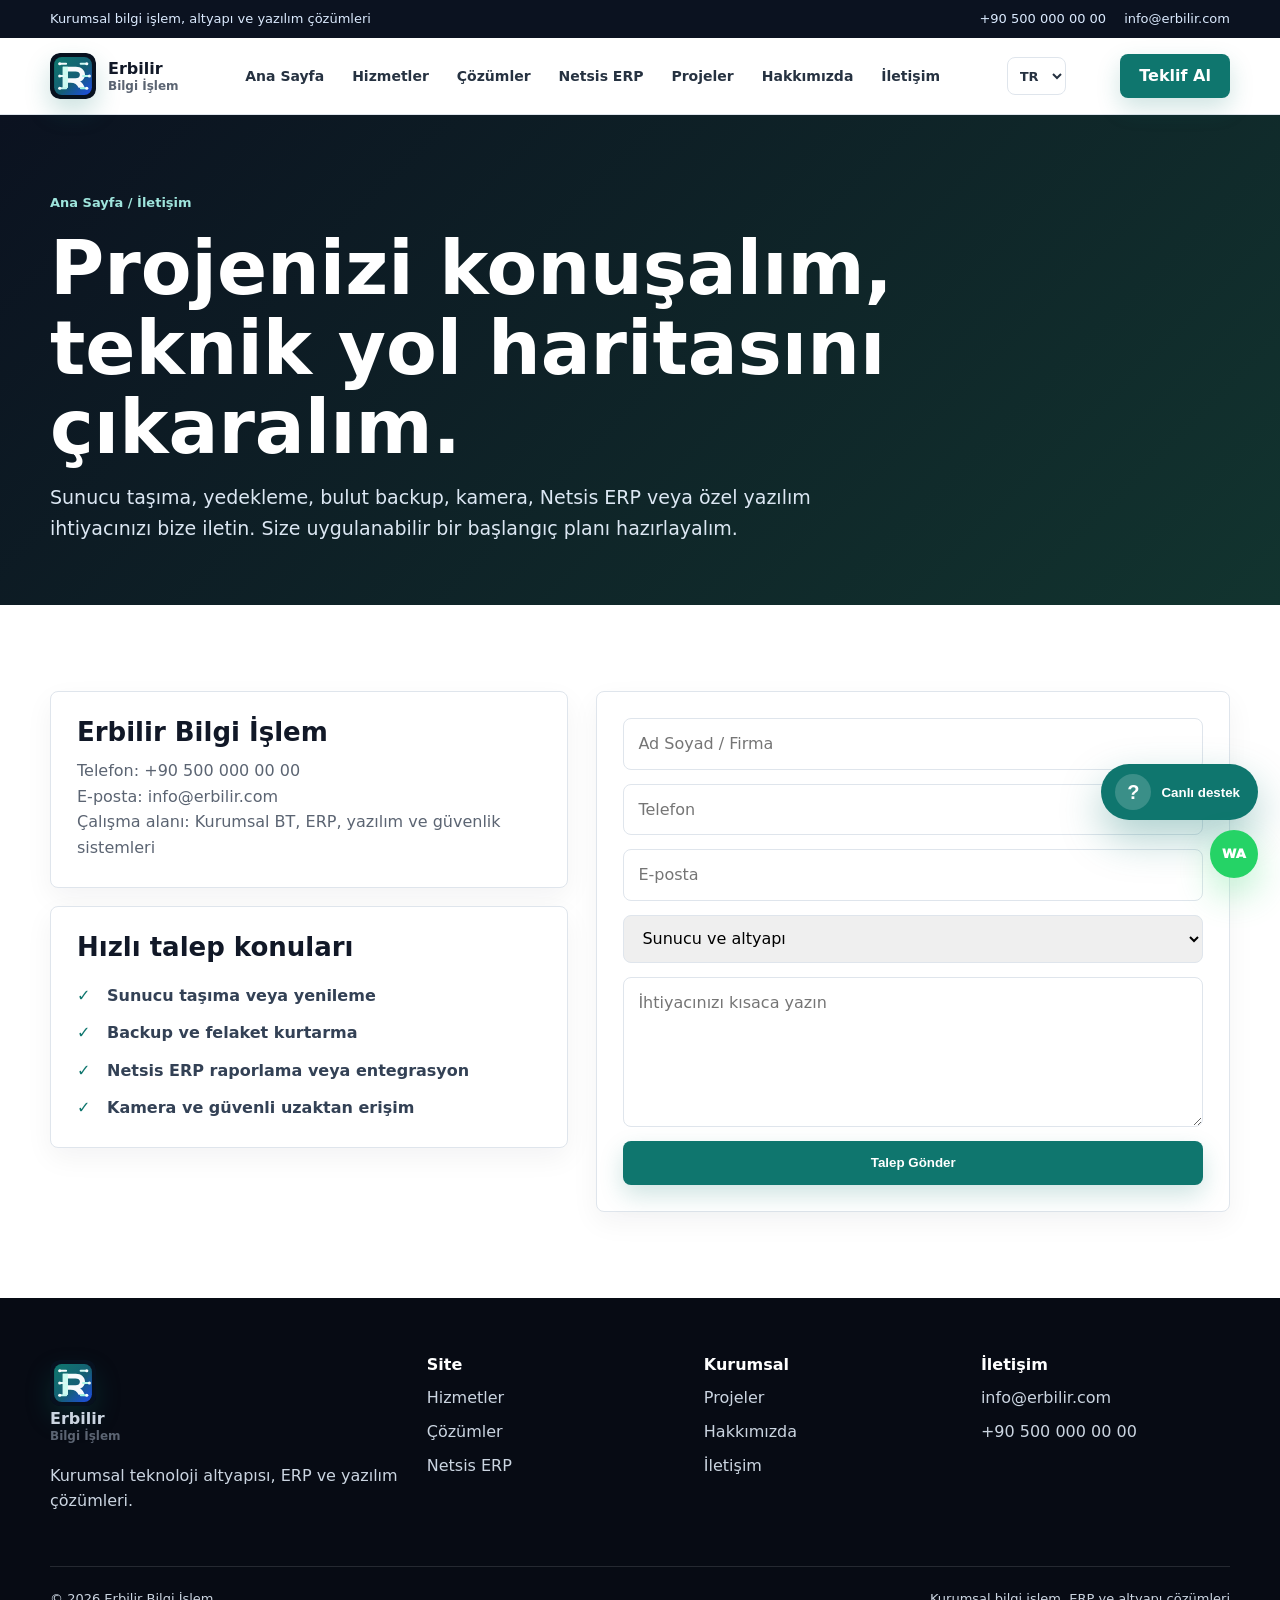
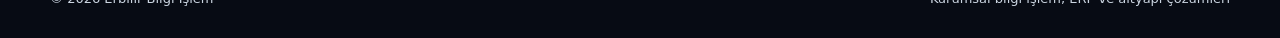
<file: iletisim/index.html>
<!doctype html>
<html lang="tr">
<head><meta charset="utf-8"><meta name="viewport" content="width=device-width, initial-scale=1"><title>İletişim | Erbilir Bilgi İşlem</title><meta name="description" content="Sunucu, backup, Netsis ERP, kamera ve özel yazılım projeleri için Erbilir ile iletişime geçin."><link rel="canonical" href="https://erbilir.com/iletisim/"><meta property="og:title" content="İletişim | Erbilir Bilgi İşlem"><meta property="og:description" content="Sunucu, backup, Microsoft 365, kamera, ERP ve özel yazılım projeleri için iletişime geçin."><meta property="og:type" content="website"><meta property="og:image" content="https://erbilir.com/assets/img/erbilir-logo.svg"><meta name="twitter:card" content="summary"><link rel="icon" href="/assets/img/erbilir-logo.svg" type="image/svg+xml"><link rel="stylesheet" href="/styles.css"></head>
<body>
  <div class="topbar"><div class="topbar-inner"><span>Kurumsal bilgi işlem, altyapı ve yazılım çözümleri</span><div class="topbar-links"><a href="tel:+905000000000">+90 500 000 00 00</a><a href="mailto:info@erbilir.com">info@erbilir.com</a></div></div></div>
  <header class="site-header"><div class="nav-inner"><a class="brand" href="/"><span class="brand-mark"><img src="/assets/img/erbilir-logo.svg" alt="" aria-hidden="true"></span><span>Erbilir<small>Bilgi İşlem</small></span></a><nav class="nav-links"><a href="/">Ana Sayfa</a><a href="/hizmetler/">Hizmetler</a><a href="/cozumler/">Çözümler</a><a href="/netsis-erp/">Netsis ERP</a><a href="/projeler/">Projeler</a><a href="/hakkimizda/">Hakkımızda</a><a href="/iletisim/">İletişim</a></nav><a class="nav-cta" href="/iletisim/">Teklif Al</a><button class="menu-toggle" type="button" aria-label="Menüyü aç">☰</button></div></header>
  <main>
    <section class="page-hero"><div class="container"><span class="breadcrumbs">Ana Sayfa / İletişim</span><h1>Projenizi konuşalım, teknik yol haritasını çıkaralım.</h1><p>Sunucu taşıma, yedekleme, bulut backup, kamera, Netsis ERP veya özel yazılım ihtiyacınızı bize iletin. Size uygulanabilir bir başlangıç planı hazırlayalım.</p></div></section>
    <section class="section">
      <div class="container contact-grid">
        <div>
          <div class="card"><h3>Erbilir Bilgi İşlem</h3><p>Telefon: <a href="tel:+905000000000">+90 500 000 00 00</a><br>E-posta: <a href="mailto:info@erbilir.com">info@erbilir.com</a><br>Çalışma alanı: Kurumsal BT, ERP, yazılım ve güvenlik sistemleri</p></div>
          <div class="card" style="margin-top:18px"><h3>Hızlı talep konuları</h3><ul class="check-list"><li>Sunucu taşıma veya yenileme</li><li>Backup ve felaket kurtarma</li><li>Netsis ERP raporlama veya entegrasyon</li><li>Kamera ve güvenli uzaktan erişim</li></ul></div>
        </div>
        <form class="card form" data-contact-form>
          <input name="name" required placeholder="Ad Soyad / Firma">
          <input name="phone" required placeholder="Telefon">
          <input name="email" type="email" placeholder="E-posta">
          <select name="service"><option>Sunucu ve altyapı</option><option>Yedekleme ve bulut backup</option><option>Netsis ERP</option><option>Kamera sistemleri</option><option>Özel yazılım</option><option>Genel destek</option></select>
          <textarea name="message" required placeholder="İhtiyacınızı kısaca yazın"></textarea>
          <button class="btn" type="submit">Talep Gönder</button>
        </form>
      </div>
    </section>
  </main>
  <footer class="footer"><div class="container footer-grid"><div><a class="brand" href="/"><span class="brand-mark"><img src="/assets/img/erbilir-logo.svg" alt="" aria-hidden="true"></span><span>Erbilir<small>Bilgi İşlem</small></span></a><p>Kurumsal teknoloji altyapısı, ERP ve yazılım çözümleri.</p></div><div><strong>Site</strong><a href="/hizmetler/">Hizmetler</a><a href="/cozumler/">Çözümler</a><a href="/netsis-erp/">Netsis ERP</a></div><div><strong>Kurumsal</strong><a href="/projeler/">Projeler</a><a href="/hakkimizda/">Hakkımızda</a><a href="/iletisim/">İletişim</a></div><div><strong>İletişim</strong><a href="mailto:info@erbilir.com">info@erbilir.com</a><a href="tel:+905000000000">+90 500 000 00 00</a></div></div><div class="container footer-bottom"><span>© <span data-year></span> Erbilir Bilgi İşlem</span><span>Kurumsal bilgi işlem, ERP ve altyapı çözümleri</span></div></footer><script src="/script.js"></script>
</body></html>
</file>
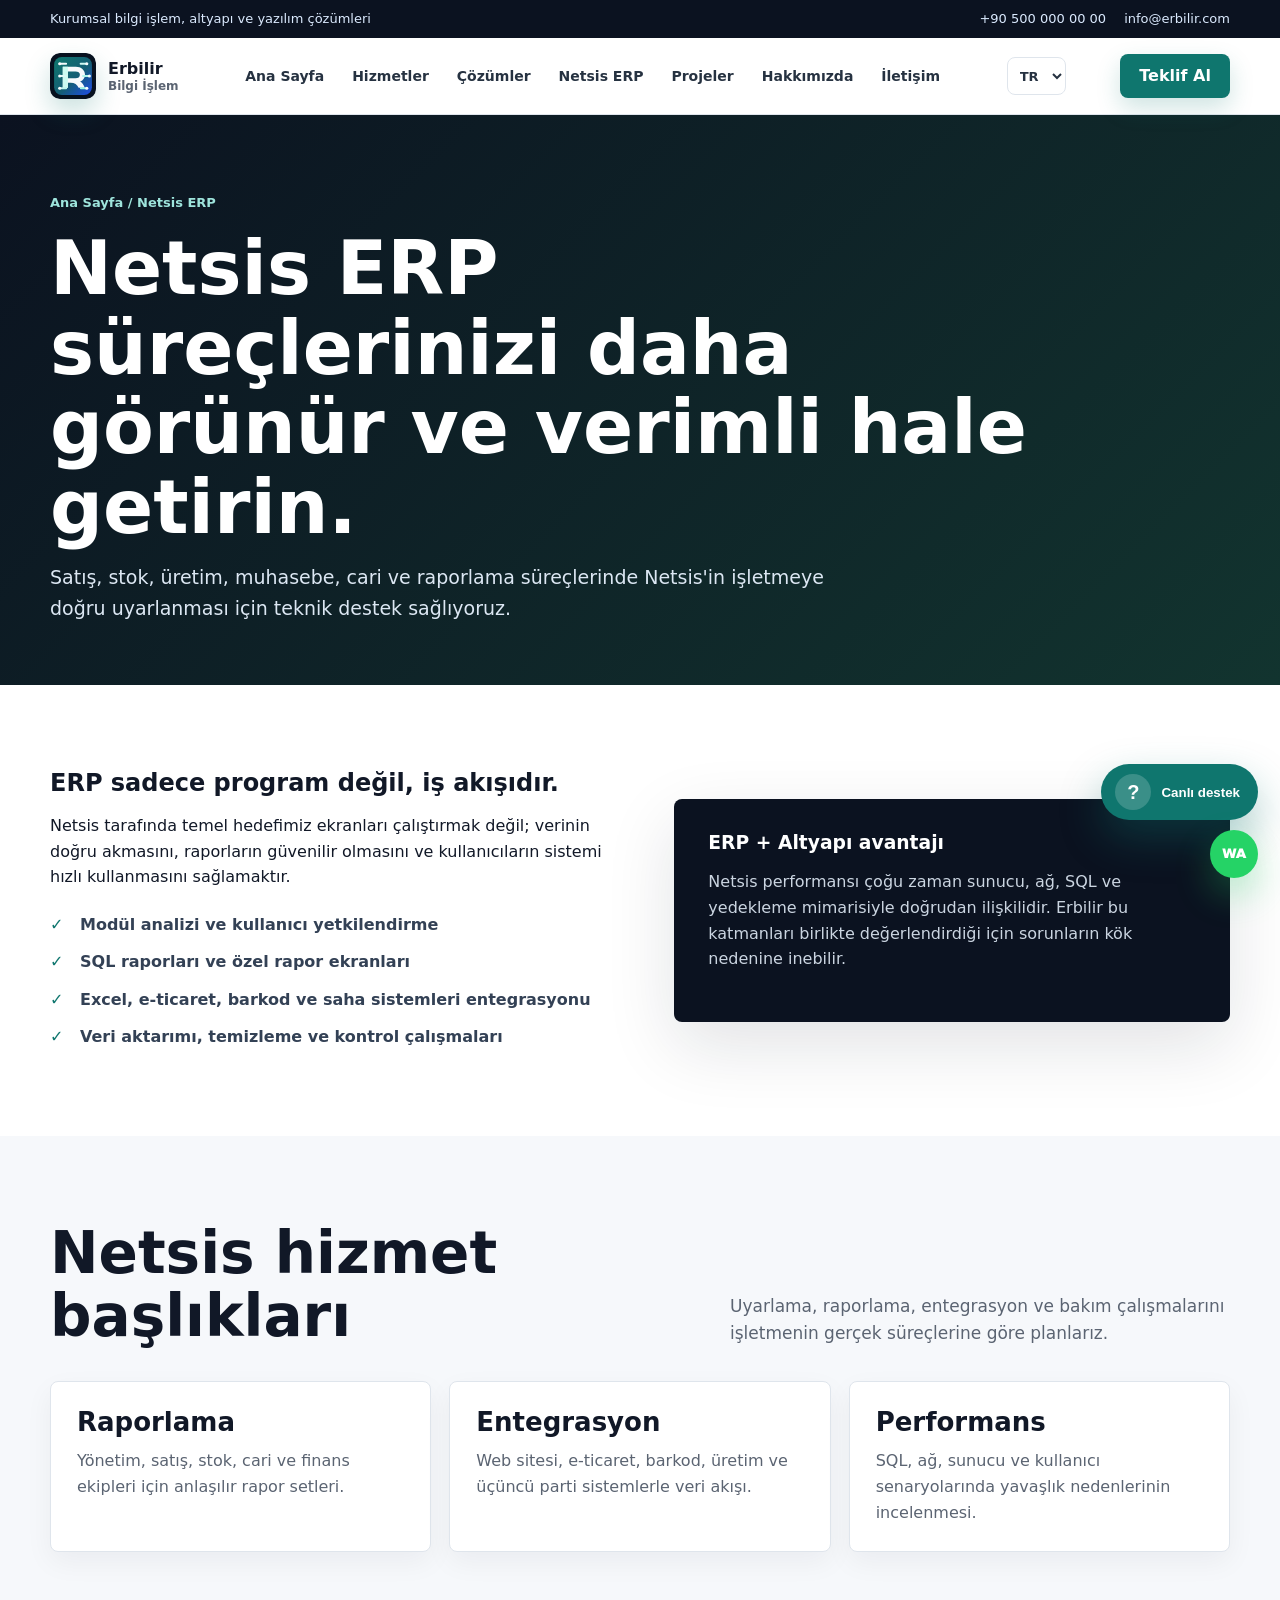
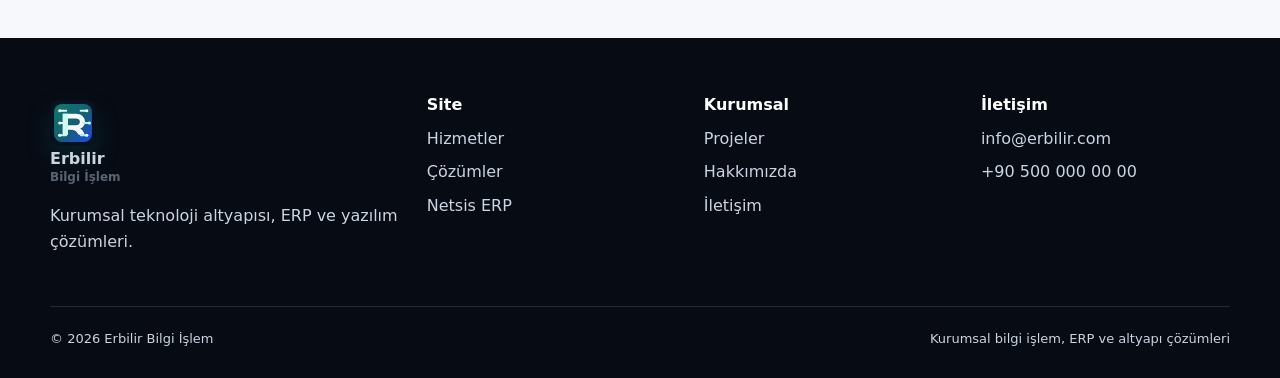
<file: netsis-erp/index.html>
<!doctype html>
<html lang="tr">
<head><meta charset="utf-8"><meta name="viewport" content="width=device-width, initial-scale=1"><title>Netsis ERP | Erbilir Bilgi İşlem</title><meta name="description" content="Netsis ERP kurulum, uyarlama, raporlama, entegrasyon ve özel yazılım hizmetleri."><link rel="canonical" href="https://erbilir.com/netsis-erp/"><meta property="og:title" content="Netsis ERP | Erbilir Bilgi İşlem"><meta property="og:description" content="Netsis ERP raporlama, entegrasyon ve özel yazılım hizmetleri."><meta property="og:type" content="website"><meta property="og:image" content="https://erbilir.com/assets/img/project-erp-reporting.png"><meta name="twitter:card" content="summary_large_image"><link rel="icon" href="/assets/img/erbilir-logo.svg" type="image/svg+xml"><link rel="stylesheet" href="/styles.css"></head>
<body>
  <div class="topbar"><div class="topbar-inner"><span>Kurumsal bilgi işlem, altyapı ve yazılım çözümleri</span><div class="topbar-links"><a href="tel:+905000000000">+90 500 000 00 00</a><a href="mailto:info@erbilir.com">info@erbilir.com</a></div></div></div>
  <header class="site-header"><div class="nav-inner"><a class="brand" href="/"><span class="brand-mark"><img src="/assets/img/erbilir-logo.svg" alt="" aria-hidden="true"></span><span>Erbilir<small>Bilgi İşlem</small></span></a><nav class="nav-links"><a href="/">Ana Sayfa</a><a href="/hizmetler/">Hizmetler</a><a href="/cozumler/">Çözümler</a><a href="/netsis-erp/">Netsis ERP</a><a href="/projeler/">Projeler</a><a href="/hakkimizda/">Hakkımızda</a><a href="/iletisim/">İletişim</a></nav><a class="nav-cta" href="/iletisim/">Teklif Al</a><button class="menu-toggle" type="button" aria-label="Menüyü aç">☰</button></div></header>
  <main>
    <section class="page-hero"><div class="container"><span class="breadcrumbs">Ana Sayfa / Netsis ERP</span><h1>Netsis ERP süreçlerinizi daha görünür ve verimli hale getirin.</h1><p>Satış, stok, üretim, muhasebe, cari ve raporlama süreçlerinde Netsis'in işletmeye doğru uyarlanması için teknik destek sağlıyoruz.</p></div></section>
    <section class="section"><div class="container split"><div><h2>ERP sadece program değil, iş akışıdır.</h2><p>Netsis tarafında temel hedefimiz ekranları çalıştırmak değil; verinin doğru akmasını, raporların güvenilir olmasını ve kullanıcıların sistemi hızlı kullanmasını sağlamaktır.</p><ul class="check-list"><li>Modül analizi ve kullanıcı yetkilendirme</li><li>SQL raporları ve özel rapor ekranları</li><li>Excel, e-ticaret, barkod ve saha sistemleri entegrasyonu</li><li>Veri aktarımı, temizleme ve kontrol çalışmaları</li></ul></div><div class="panel"><h3>ERP + Altyapı avantajı</h3><p>Netsis performansı çoğu zaman sunucu, ağ, SQL ve yedekleme mimarisiyle doğrudan ilişkilidir. Erbilir bu katmanları birlikte değerlendirdiği için sorunların kök nedenine inebilir.</p></div></div></section>
    <section class="section alt"><div class="container"><div class="section-head"><h2>Netsis hizmet başlıkları</h2><p>Uyarlama, raporlama, entegrasyon ve bakım çalışmalarını işletmenin gerçek süreçlerine göre planlarız.</p></div><div class="grid"><article class="card"><h3>Raporlama</h3><p>Yönetim, satış, stok, cari ve finans ekipleri için anlaşılır rapor setleri.</p></article><article class="card"><h3>Entegrasyon</h3><p>Web sitesi, e-ticaret, barkod, üretim ve üçüncü parti sistemlerle veri akışı.</p></article><article class="card"><h3>Performans</h3><p>SQL, ağ, sunucu ve kullanıcı senaryolarında yavaşlık nedenlerinin incelenmesi.</p></article></div></div></section>
  </main>
  <footer class="footer"><div class="container footer-grid"><div><a class="brand" href="/"><span class="brand-mark"><img src="/assets/img/erbilir-logo.svg" alt="" aria-hidden="true"></span><span>Erbilir<small>Bilgi İşlem</small></span></a><p>Kurumsal teknoloji altyapısı, ERP ve yazılım çözümleri.</p></div><div><strong>Site</strong><a href="/hizmetler/">Hizmetler</a><a href="/cozumler/">Çözümler</a><a href="/netsis-erp/">Netsis ERP</a></div><div><strong>Kurumsal</strong><a href="/projeler/">Projeler</a><a href="/hakkimizda/">Hakkımızda</a><a href="/iletisim/">İletişim</a></div><div><strong>İletişim</strong><a href="mailto:info@erbilir.com">info@erbilir.com</a><a href="tel:+905000000000">+90 500 000 00 00</a></div></div><div class="container footer-bottom"><span>© <span data-year></span> Erbilir Bilgi İşlem</span><span>Kurumsal bilgi işlem, ERP ve altyapı çözümleri</span></div></footer><script src="/script.js"></script>
</body></html>
</file>
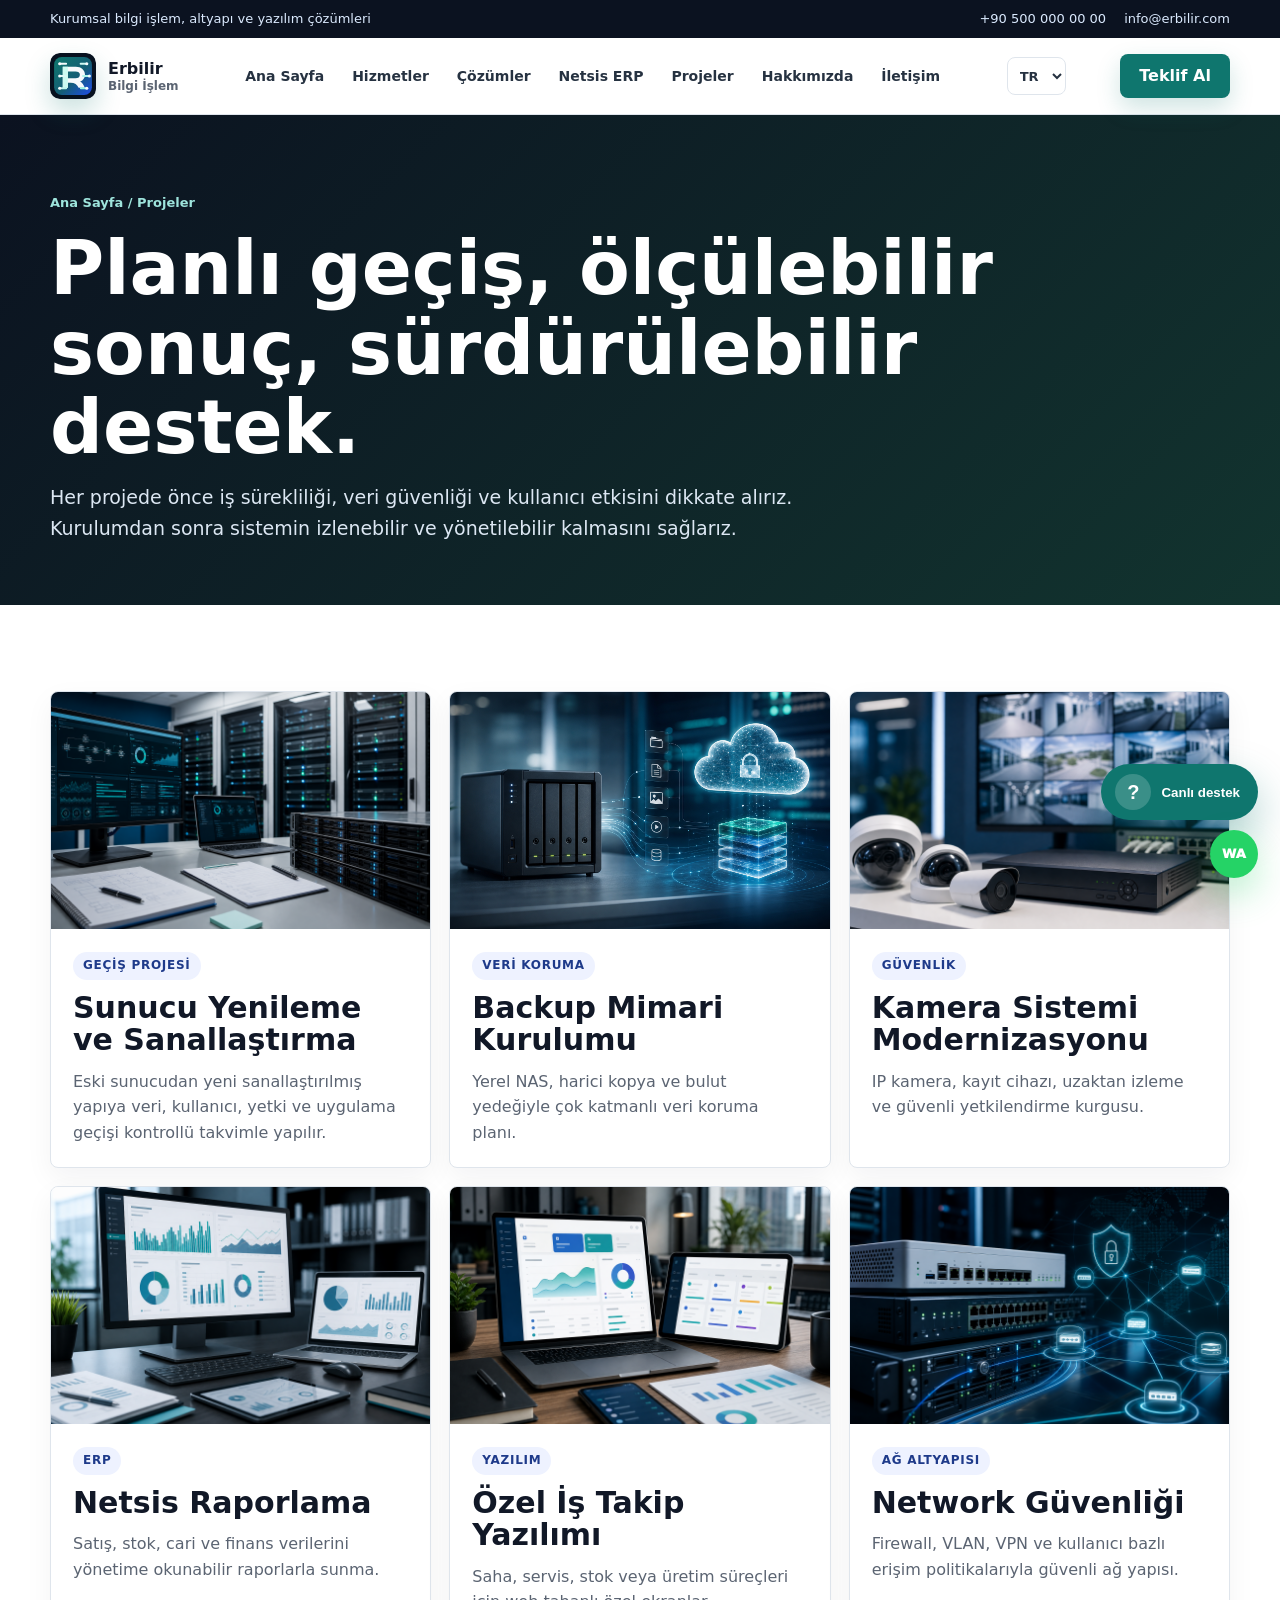
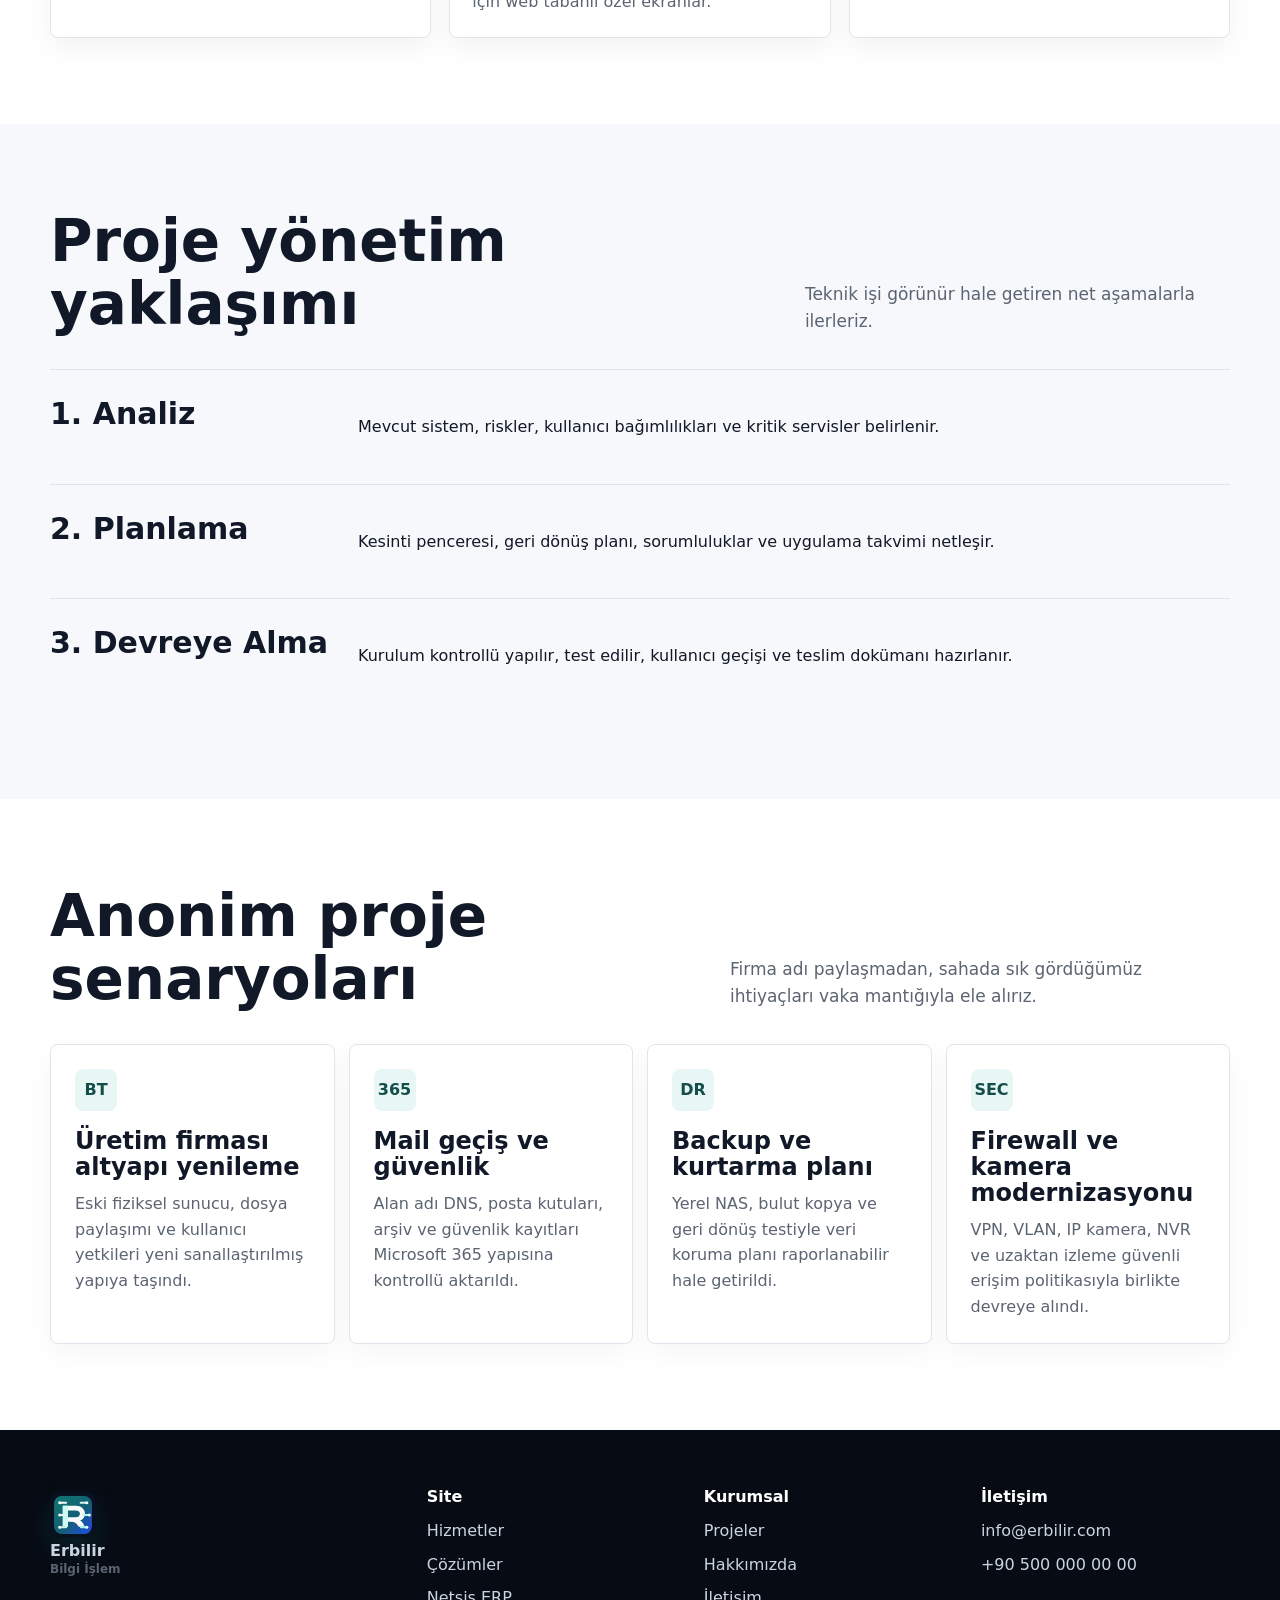
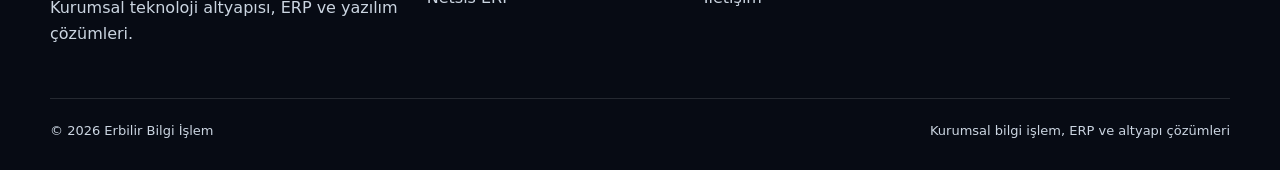
<file: projeler/index.html>
<!doctype html>
<html lang="tr">
<head><meta charset="utf-8"><meta name="viewport" content="width=device-width, initial-scale=1"><title>Projeler | Erbilir Bilgi İşlem</title><meta name="description" content="Erbilir'in sunucu, backup, kamera, ERP ve özel yazılım proje yaklaşımı."><link rel="canonical" href="https://erbilir.com/projeler/"><meta property="og:title" content="Projeler | Erbilir Bilgi İşlem"><meta property="og:description" content="Sunucu, backup, kamera, ERP, network güvenliği ve özel yazılım proje yaklaşımı."><meta property="og:type" content="website"><meta property="og:url" content="https://erbilir.com/projeler/"><meta property="og:image" content="https://erbilir.com/assets/img/projects-visual.png"><meta name="twitter:card" content="summary_large_image"><link rel="icon" href="/assets/img/erbilir-logo.svg" type="image/svg+xml"><link rel="stylesheet" href="/styles.css"></head>
<body>
  <div class="topbar"><div class="topbar-inner"><span>Kurumsal bilgi işlem, altyapı ve yazılım çözümleri</span><div class="topbar-links"><a href="tel:+905000000000">+90 500 000 00 00</a><a href="mailto:info@erbilir.com">info@erbilir.com</a></div></div></div>
  <header class="site-header"><div class="nav-inner"><a class="brand" href="/"><span class="brand-mark"><img src="/assets/img/erbilir-logo.svg" alt="" aria-hidden="true"></span><span>Erbilir<small>Bilgi İşlem</small></span></a><nav class="nav-links"><a href="/">Ana Sayfa</a><a href="/hizmetler/">Hizmetler</a><a href="/cozumler/">Çözümler</a><a href="/netsis-erp/">Netsis ERP</a><a href="/projeler/">Projeler</a><a href="/hakkimizda/">Hakkımızda</a><a href="/iletisim/">İletişim</a></nav><a class="nav-cta" href="/iletisim/">Teklif Al</a><button class="menu-toggle" type="button" aria-label="Menüyü aç">☰</button></div></header>
  <main>
    <section class="page-hero"><div class="container"><span class="breadcrumbs">Ana Sayfa / Projeler</span><h1>Planlı geçiş, ölçülebilir sonuç, sürdürülebilir destek.</h1><p>Her projede önce iş sürekliliği, veri güvenliği ve kullanıcı etkisini dikkate alırız. Kurulumdan sonra sistemin izlenebilir ve yönetilebilir kalmasını sağlarız.</p></div></section>
    <section class="section">
      <div class="container">
        <div class="project-grid">
          <a class="project-card" href="/cozum-detaylari/#sunucu-cloud-sanallastirma"><img src="/assets/img/project-server-migration.png" alt="Sunucu yenileme ve sanallaştırma proje görseli"><div class="project-card-body"><span class="project-type">Geçiş projesi</span><h3>Sunucu Yenileme ve Sanallaştırma</h3><p>Eski sunucudan yeni sanallaştırılmış yapıya veri, kullanıcı, yetki ve uygulama geçişi kontrollü takvimle yapılır.</p></div></a>
          <a class="project-card" href="/cozum-detaylari/#bulut-backup-felaket-kurtarma"><img src="/assets/img/project-cloud-backup.png" alt="Bulut backup ve veri koruma proje görseli"><div class="project-card-body"><span class="project-type">Veri koruma</span><h3>Backup Mimari Kurulumu</h3><p>Yerel NAS, harici kopya ve bulut yedeğiyle çok katmanlı veri koruma planı.</p></div></a>
          <a class="project-card" href="/cozum-detaylari/#kamera-nvr-guvenli-izleme"><img src="/assets/img/project-camera-security.png" alt="IP kamera ve güvenlik modernizasyonu görseli"><div class="project-card-body"><span class="project-type">Güvenlik</span><h3>Kamera Sistemi Modernizasyonu</h3><p>IP kamera, kayıt cihazı, uzaktan izleme ve güvenli yetkilendirme kurgusu.</p></div></a>
          <a class="project-card" href="/cozum-detaylari/#netsis-erp-raporlama"><img src="/assets/img/project-erp-reporting.png" alt="Netsis ERP raporlama ve dashboard görseli"><div class="project-card-body"><span class="project-type">ERP</span><h3>Netsis Raporlama</h3><p>Satış, stok, cari ve finans verilerini yönetime okunabilir raporlarla sunma.</p></div></a>
          <a class="project-card" href="/cozum-detaylari/#ozel-yazilim-is-takip"><img src="/assets/img/project-custom-software.png" alt="Özel iş takip yazılımı ekranları görseli"><div class="project-card-body"><span class="project-type">Yazılım</span><h3>Özel İş Takip Yazılımı</h3><p>Saha, servis, stok veya üretim süreçleri için web tabanlı özel ekranlar.</p></div></a>
          <a class="project-card" href="/cozum-detaylari/#firewall-vpn-network"><img src="/assets/img/project-network-security.png" alt="Network güvenliği ve firewall proje görseli"><div class="project-card-body"><span class="project-type">Ağ altyapısı</span><h3>Network Güvenliği</h3><p>Firewall, VLAN, VPN ve kullanıcı bazlı erişim politikalarıyla güvenli ağ yapısı.</p></div></a>
        </div>
      </div>
    </section>
    <section class="section alt"><div class="container"><div class="section-head"><h2>Proje yönetim yaklaşımı</h2><p>Teknik işi görünür hale getiren net aşamalarla ilerleriz.</p></div><div class="service-row"><h3>1. Analiz</h3><div><p>Mevcut sistem, riskler, kullanıcı bağımlılıkları ve kritik servisler belirlenir.</p></div></div><div class="service-row"><h3>2. Planlama</h3><div><p>Kesinti penceresi, geri dönüş planı, sorumluluklar ve uygulama takvimi netleşir.</p></div></div><div class="service-row"><h3>3. Devreye Alma</h3><div><p>Kurulum kontrollü yapılır, test edilir, kullanıcı geçişi ve teslim dokümanı hazırlanır.</p></div></div></div></section>
    <section class="section">
      <div class="container">
        <div class="section-head"><h2>Anonim proje senaryoları</h2><p>Firma adı paylaşmadan, sahada sık gördüğümüz ihtiyaçları vaka mantığıyla ele alırız.</p></div>
        <div class="roadmap-grid">
          <article><span>BT</span><h3>Üretim firması altyapı yenileme</h3><p>Eski fiziksel sunucu, dosya paylaşımı ve kullanıcı yetkileri yeni sanallaştırılmış yapıya taşındı.</p></article>
          <article><span>365</span><h3>Mail geçiş ve güvenlik</h3><p>Alan adı DNS, posta kutuları, arşiv ve güvenlik kayıtları Microsoft 365 yapısına kontrollü aktarıldı.</p></article>
          <article><span>DR</span><h3>Backup ve kurtarma planı</h3><p>Yerel NAS, bulut kopya ve geri dönüş testiyle veri koruma planı raporlanabilir hale getirildi.</p></article>
          <article><span>SEC</span><h3>Firewall ve kamera modernizasyonu</h3><p>VPN, VLAN, IP kamera, NVR ve uzaktan izleme güvenli erişim politikasıyla birlikte devreye alındı.</p></article>
        </div>
      </div>
    </section>
  </main>
  <footer class="footer"><div class="container footer-grid"><div><a class="brand" href="/"><span class="brand-mark"><img src="/assets/img/erbilir-logo.svg" alt="" aria-hidden="true"></span><span>Erbilir<small>Bilgi İşlem</small></span></a><p>Kurumsal teknoloji altyapısı, ERP ve yazılım çözümleri.</p></div><div><strong>Site</strong><a href="/hizmetler/">Hizmetler</a><a href="/cozumler/">Çözümler</a><a href="/netsis-erp/">Netsis ERP</a></div><div><strong>Kurumsal</strong><a href="/projeler/">Projeler</a><a href="/hakkimizda/">Hakkımızda</a><a href="/iletisim/">İletişim</a></div><div><strong>İletişim</strong><a href="mailto:info@erbilir.com">info@erbilir.com</a><a href="tel:+905000000000">+90 500 000 00 00</a></div></div><div class="container footer-bottom"><span>© <span data-year></span> Erbilir Bilgi İşlem</span><span>Kurumsal bilgi işlem, ERP ve altyapı çözümleri</span></div></footer><script src="/script.js"></script>
</body></html>
</file>
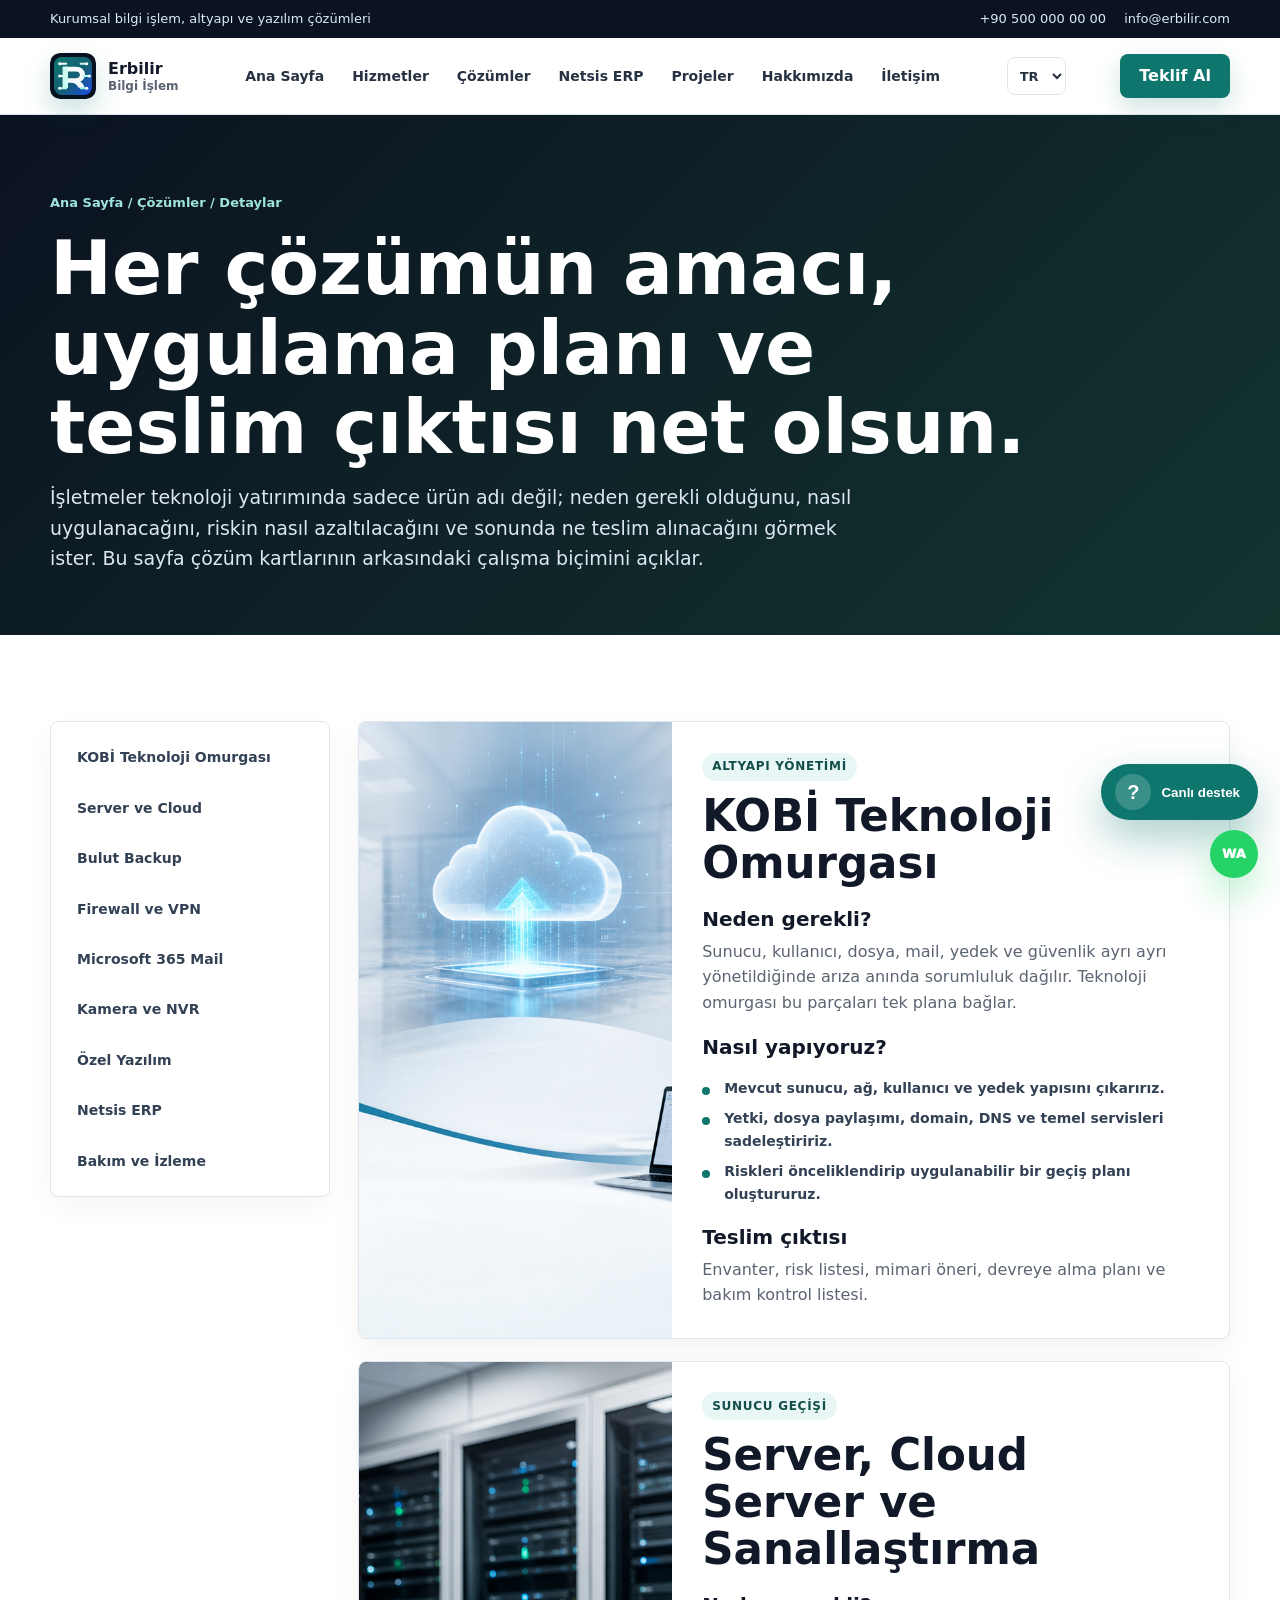
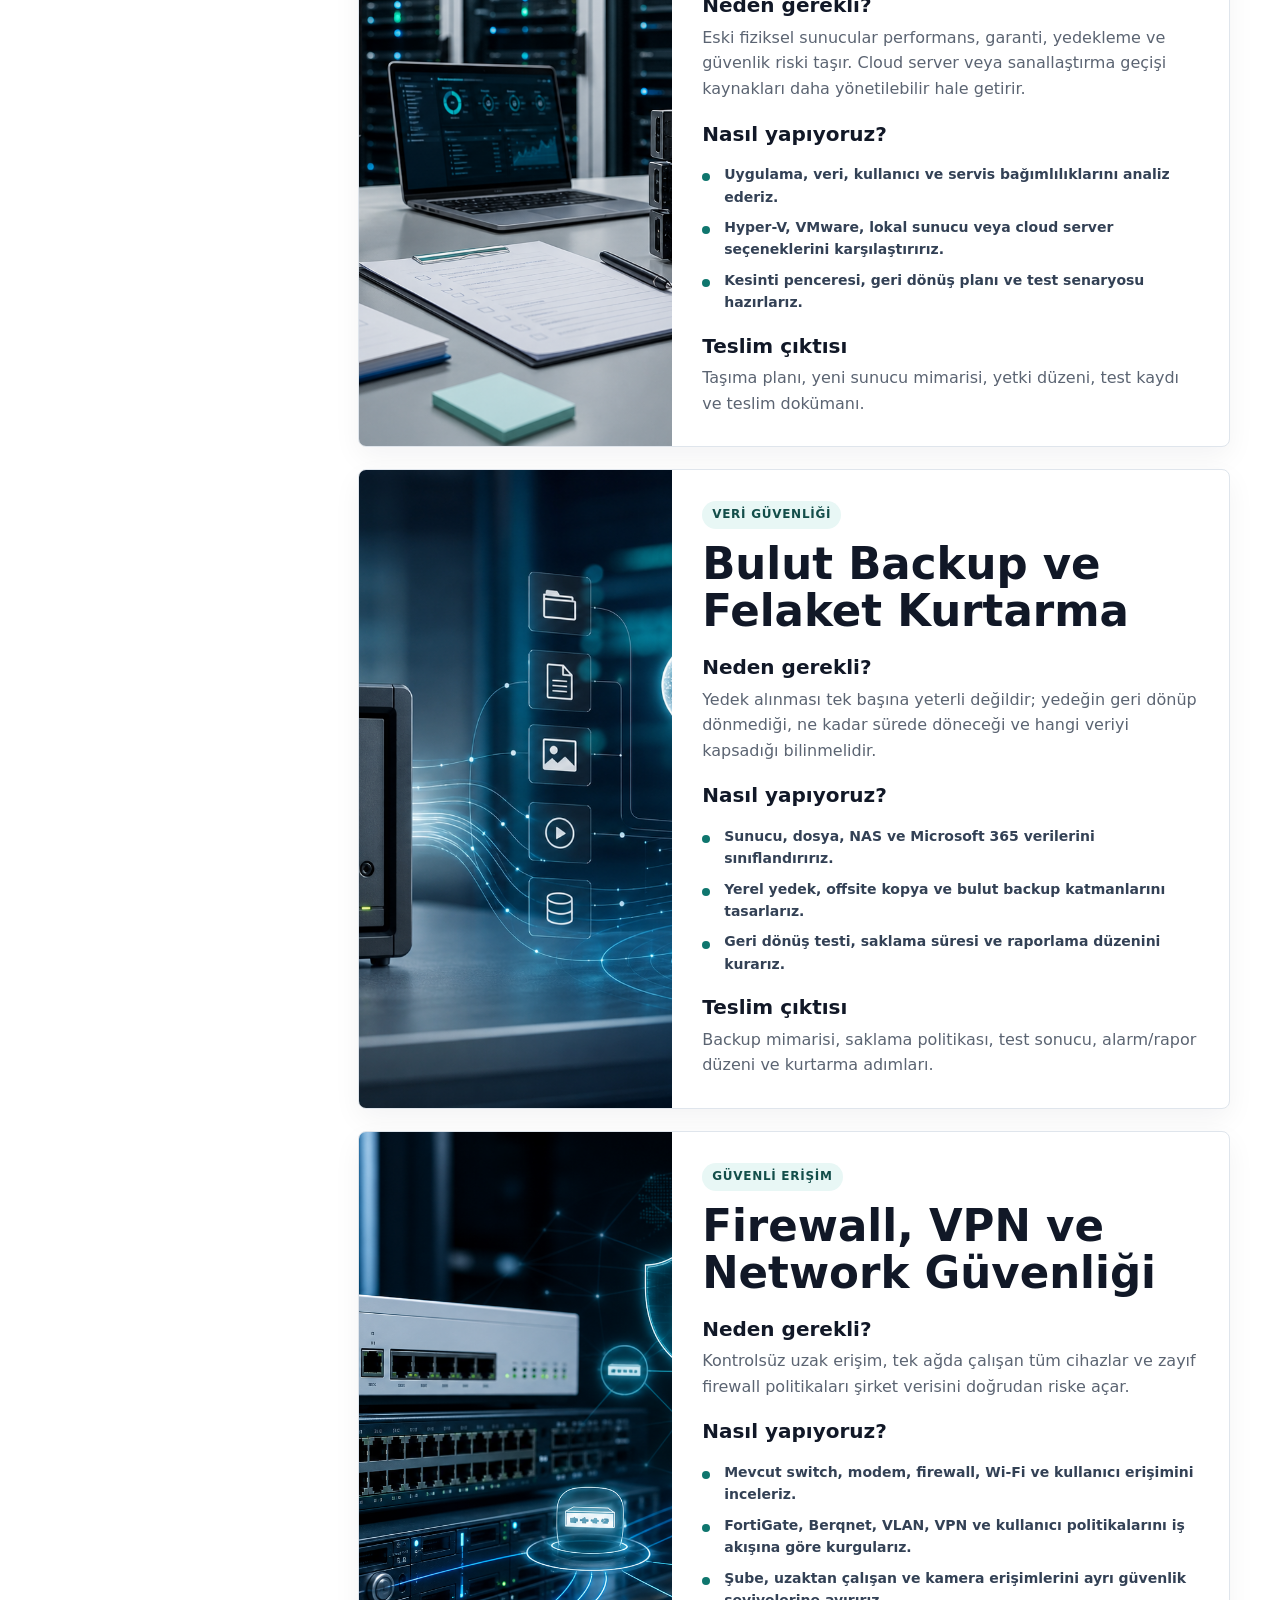
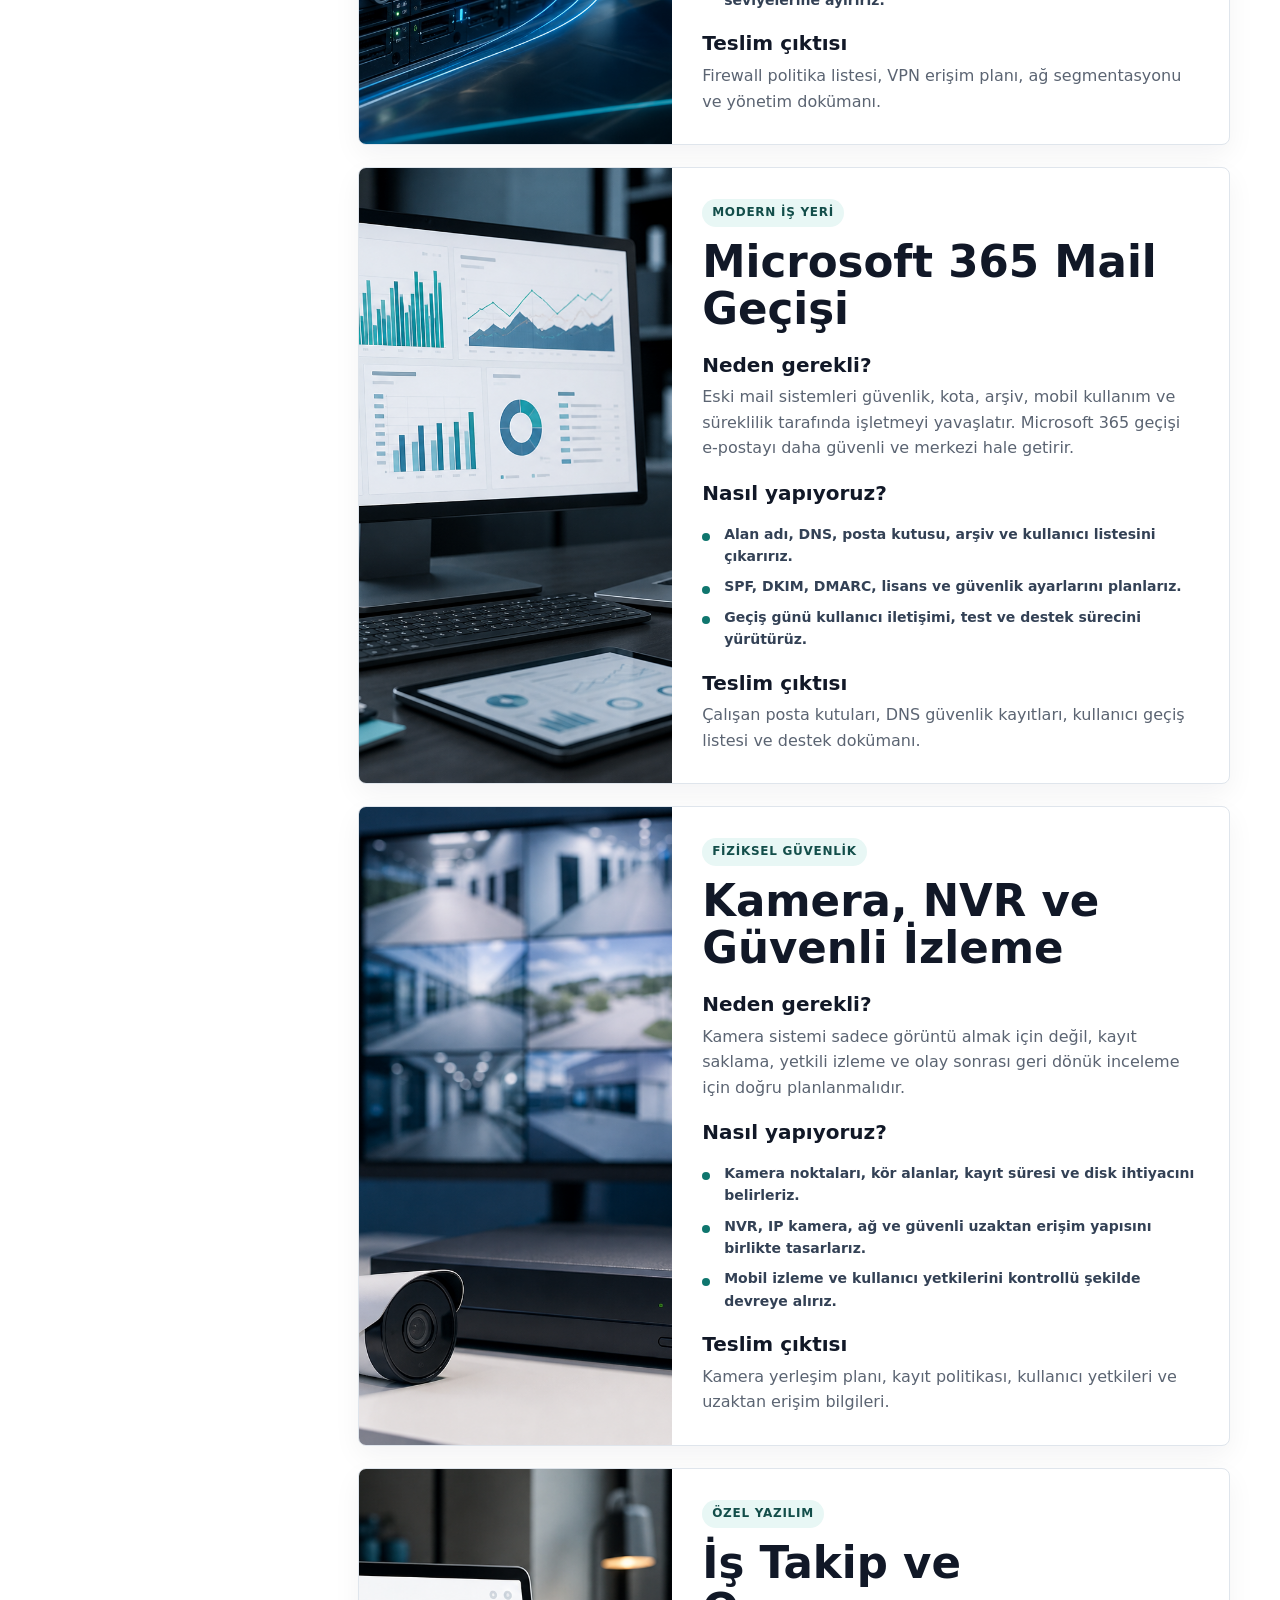
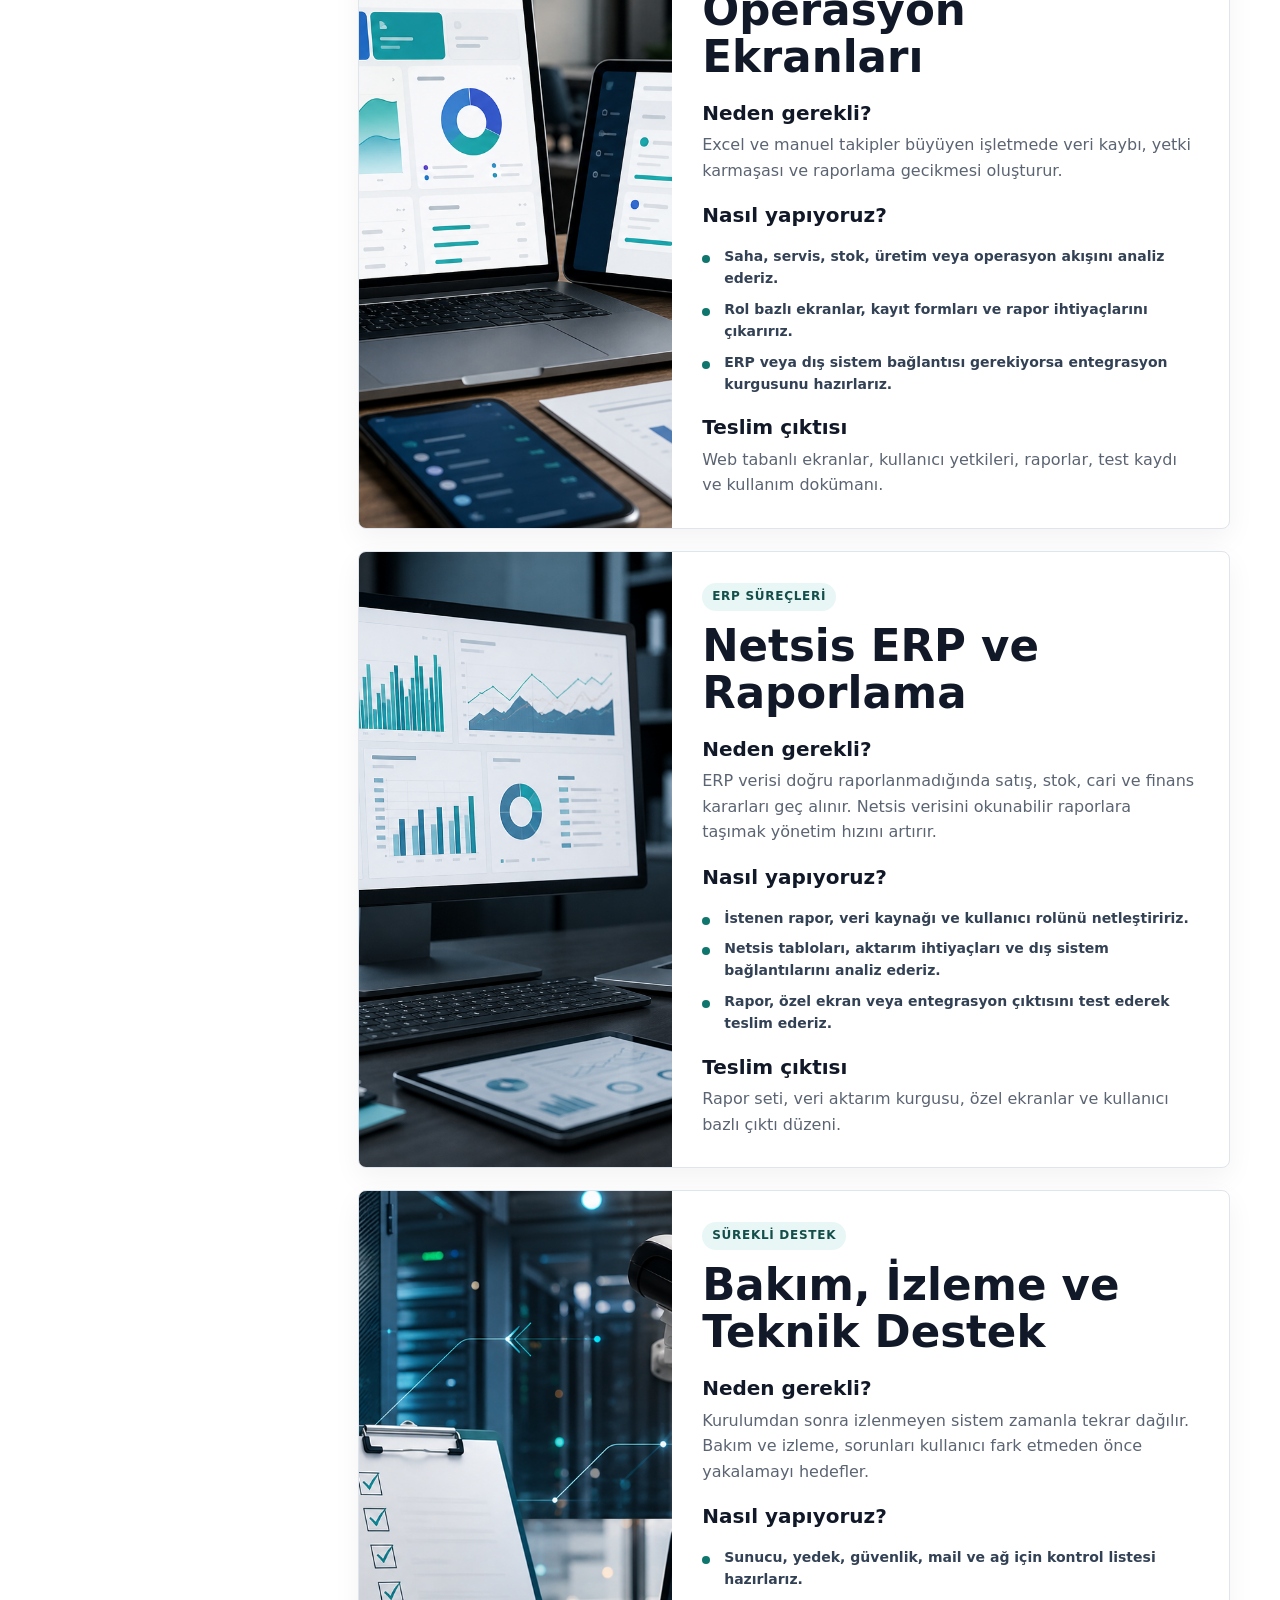
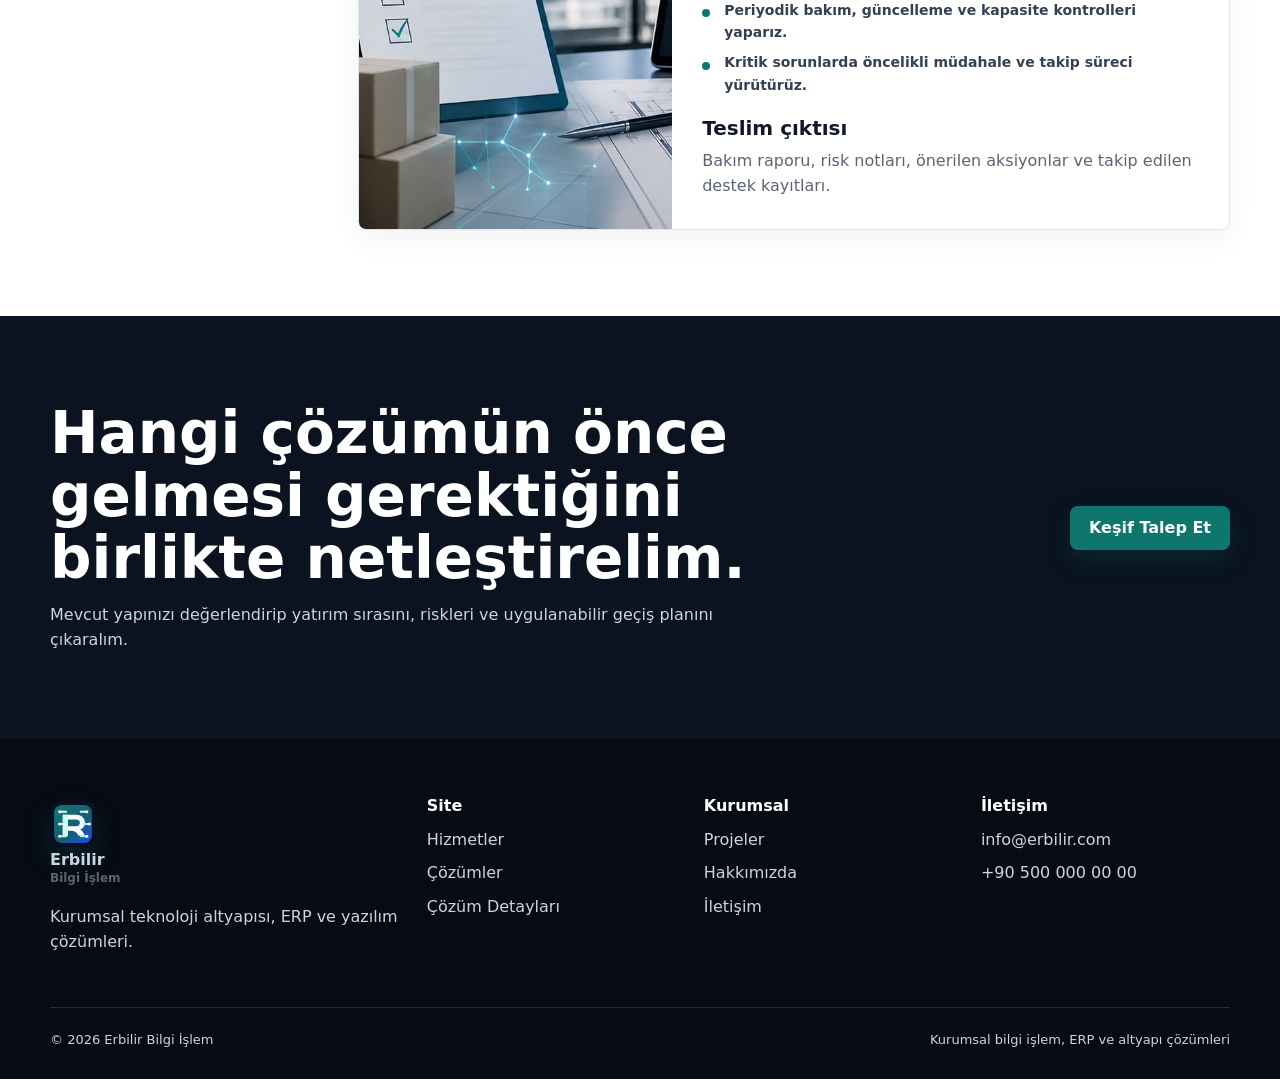
<file: cozum-detaylari.html>
<!doctype html>
<html lang="tr">
<head>
  <meta charset="utf-8">
  <meta name="viewport" content="width=device-width, initial-scale=1">
  <title>Çözüm Detayları | Erbilir Bilgi İşlem</title>
  <meta name="description" content="Sunucu, cloud server, bulut backup, Microsoft 365 mail geçişi, firewall, kamera, Netsis ERP ve özel yazılım çözümlerinin neden gerekli olduğunu ve nasıl uygulandığını inceleyin.">
  <link rel="canonical" href="https://erbilir.com/cozum-detaylari">
  <meta property="og:title" content="Çözüm Detayları | Erbilir Bilgi İşlem">
  <meta property="og:description" content="Kurumsal BT çözümlerinde neden gerekli, nasıl yapıyoruz ve teslim çıktısı nedir?">
  <meta property="og:type" content="website">
  <meta property="og:url" content="https://erbilir.com/cozum-detaylari">
  <meta property="og:image" content="https://erbilir.com/assets/img/solutions-visual.png">
  <meta name="twitter:card" content="summary_large_image">
  <link rel="icon" href="assets/img/erbilir-logo.svg" type="image/svg+xml">
  <link rel="stylesheet" href="styles.css">
  <script type="application/ld+json">{"@context":"https://schema.org","@type":"BreadcrumbList","itemListElement":[{"@type":"ListItem","position":1,"name":"Ana Sayfa","item":"https://erbilir.com/"},{"@type":"ListItem","position":2,"name":"Çözümler","item":"https://erbilir.com/cozumler"},{"@type":"ListItem","position":3,"name":"Çözüm Detayları","item":"https://erbilir.com/cozum-detaylari"}]}</script>
</head>
<body>
  <div class="topbar"><div class="topbar-inner"><span>Kurumsal bilgi işlem, altyapı ve yazılım çözümleri</span><div class="topbar-links"><a href="tel:+905000000000">+90 500 000 00 00</a><a href="mailto:info@erbilir.com">info@erbilir.com</a></div></div></div>
  <header class="site-header"><div class="nav-inner"><a class="brand" href="/"><span class="brand-mark"><img src="assets/img/erbilir-logo.svg" alt="" aria-hidden="true"></span><span>Erbilir<small>Bilgi İşlem</small></span></a><nav class="nav-links"><a href="/">Ana Sayfa</a><a href="hizmetler">Hizmetler</a><a href="cozumler">Çözümler</a><a href="netsis-erp">Netsis ERP</a><a href="projeler">Projeler</a><a href="hakkimizda">Hakkımızda</a><a href="iletisim">İletişim</a></nav><a class="nav-cta" href="iletisim">Teklif Al</a><button class="menu-toggle" type="button" aria-label="Menüyü aç">☰</button></div></header>
  <main>
    <section class="page-hero"><div class="container"><span class="breadcrumbs">Ana Sayfa / Çözümler / Detaylar</span><h1>Her çözümün amacı, uygulama planı ve teslim çıktısı net olsun.</h1><p>İşletmeler teknoloji yatırımında sadece ürün adı değil; neden gerekli olduğunu, nasıl uygulanacağını, riskin nasıl azaltılacağını ve sonunda ne teslim alınacağını görmek ister. Bu sayfa çözüm kartlarının arkasındaki çalışma biçimini açıklar.</p></div></section>
    <section class="section">
      <div class="container detail-layout">
        <aside class="detail-nav" aria-label="Çözüm detay menüsü">
          <a href="#kobi-teknoloji-omurgasi">KOBİ Teknoloji Omurgası</a>
          <a href="#sunucu-cloud-sanallastirma">Server ve Cloud</a>
          <a href="#bulut-backup-felaket-kurtarma">Bulut Backup</a>
          <a href="#firewall-vpn-network">Firewall ve VPN</a>
          <a href="#microsoft-365-mail-gecisi">Microsoft 365 Mail</a>
          <a href="#kamera-nvr-guvenli-izleme">Kamera ve NVR</a>
          <a href="#ozel-yazilim-is-takip">Özel Yazılım</a>
          <a href="#netsis-erp-raporlama">Netsis ERP</a>
          <a href="#bakim-izleme-destek">Bakım ve İzleme</a>
        </aside>
        <div class="detail-stack">
          <article class="detail-panel" id="kobi-teknoloji-omurgasi"><img src="assets/img/solutions-visual.png" alt="KOBİ teknoloji omurgası"><div><span class="solution-kicker">Altyapı yönetimi</span><h2>KOBİ Teknoloji Omurgası</h2><h3>Neden gerekli?</h3><p>Sunucu, kullanıcı, dosya, mail, yedek ve güvenlik ayrı ayrı yönetildiğinde arıza anında sorumluluk dağılır. Teknoloji omurgası bu parçaları tek plana bağlar.</p><h3>Nasıl yapıyoruz?</h3><ul class="mini-list"><li>Mevcut sunucu, ağ, kullanıcı ve yedek yapısını çıkarırız.</li><li>Yetki, dosya paylaşımı, domain, DNS ve temel servisleri sadeleştiririz.</li><li>Riskleri önceliklendirip uygulanabilir bir geçiş planı oluştururuz.</li></ul><h3>Teslim çıktısı</h3><p>Envanter, risk listesi, mimari öneri, devreye alma planı ve bakım kontrol listesi.</p></div></article>
          <article class="detail-panel" id="sunucu-cloud-sanallastirma"><img src="assets/img/project-server-migration.png" alt="Sunucu ve cloud server"><div><span class="solution-kicker">Sunucu geçişi</span><h2>Server, Cloud Server ve Sanallaştırma</h2><h3>Neden gerekli?</h3><p>Eski fiziksel sunucular performans, garanti, yedekleme ve güvenlik riski taşır. Cloud server veya sanallaştırma geçişi kaynakları daha yönetilebilir hale getirir.</p><h3>Nasıl yapıyoruz?</h3><ul class="mini-list"><li>Uygulama, veri, kullanıcı ve servis bağımlılıklarını analiz ederiz.</li><li>Hyper-V, VMware, lokal sunucu veya cloud server seçeneklerini karşılaştırırız.</li><li>Kesinti penceresi, geri dönüş planı ve test senaryosu hazırlarız.</li></ul><h3>Teslim çıktısı</h3><p>Taşıma planı, yeni sunucu mimarisi, yetki düzeni, test kaydı ve teslim dokümanı.</p></div></article>
          <article class="detail-panel" id="bulut-backup-felaket-kurtarma"><img src="assets/img/project-cloud-backup.png" alt="Bulut backup ve felaket kurtarma"><div><span class="solution-kicker">Veri güvenliği</span><h2>Bulut Backup ve Felaket Kurtarma</h2><h3>Neden gerekli?</h3><p>Yedek alınması tek başına yeterli değildir; yedeğin geri dönüp dönmediği, ne kadar sürede döneceği ve hangi veriyi kapsadığı bilinmelidir.</p><h3>Nasıl yapıyoruz?</h3><ul class="mini-list"><li>Sunucu, dosya, NAS ve Microsoft 365 verilerini sınıflandırırız.</li><li>Yerel yedek, offsite kopya ve bulut backup katmanlarını tasarlarız.</li><li>Geri dönüş testi, saklama süresi ve raporlama düzenini kurarız.</li></ul><h3>Teslim çıktısı</h3><p>Backup mimarisi, saklama politikası, test sonucu, alarm/rapor düzeni ve kurtarma adımları.</p></div></article>
          <article class="detail-panel" id="firewall-vpn-network"><img src="assets/img/project-network-security.png" alt="Firewall VPN network"><div><span class="solution-kicker">Güvenli erişim</span><h2>Firewall, VPN ve Network Güvenliği</h2><h3>Neden gerekli?</h3><p>Kontrolsüz uzak erişim, tek ağda çalışan tüm cihazlar ve zayıf firewall politikaları şirket verisini doğrudan riske açar.</p><h3>Nasıl yapıyoruz?</h3><ul class="mini-list"><li>Mevcut switch, modem, firewall, Wi-Fi ve kullanıcı erişimini inceleriz.</li><li>FortiGate, Berqnet, VLAN, VPN ve kullanıcı politikalarını iş akışına göre kurgularız.</li><li>Şube, uzaktan çalışan ve kamera erişimlerini ayrı güvenlik seviyelerine ayırırız.</li></ul><h3>Teslim çıktısı</h3><p>Firewall politika listesi, VPN erişim planı, ağ segmentasyonu ve yönetim dokümanı.</p></div></article>
          <article class="detail-panel" id="microsoft-365-mail-gecisi"><img src="assets/img/project-erp-reporting.png" alt="Microsoft 365 mail geçişi"><div><span class="solution-kicker">Modern iş yeri</span><h2>Microsoft 365 Mail Geçişi</h2><h3>Neden gerekli?</h3><p>Eski mail sistemleri güvenlik, kota, arşiv, mobil kullanım ve süreklilik tarafında işletmeyi yavaşlatır. Microsoft 365 geçişi e-postayı daha güvenli ve merkezi hale getirir.</p><h3>Nasıl yapıyoruz?</h3><ul class="mini-list"><li>Alan adı, DNS, posta kutusu, arşiv ve kullanıcı listesini çıkarırız.</li><li>SPF, DKIM, DMARC, lisans ve güvenlik ayarlarını planlarız.</li><li>Geçiş günü kullanıcı iletişimi, test ve destek sürecini yürütürüz.</li></ul><h3>Teslim çıktısı</h3><p>Çalışan posta kutuları, DNS güvenlik kayıtları, kullanıcı geçiş listesi ve destek dokümanı.</p></div></article>
          <article class="detail-panel" id="kamera-nvr-guvenli-izleme"><img src="assets/img/project-camera-security.png" alt="Kamera NVR güvenli izleme"><div><span class="solution-kicker">Fiziksel güvenlik</span><h2>Kamera, NVR ve Güvenli İzleme</h2><h3>Neden gerekli?</h3><p>Kamera sistemi sadece görüntü almak için değil, kayıt saklama, yetkili izleme ve olay sonrası geri dönük inceleme için doğru planlanmalıdır.</p><h3>Nasıl yapıyoruz?</h3><ul class="mini-list"><li>Kamera noktaları, kör alanlar, kayıt süresi ve disk ihtiyacını belirleriz.</li><li>NVR, IP kamera, ağ ve güvenli uzaktan erişim yapısını birlikte tasarlarız.</li><li>Mobil izleme ve kullanıcı yetkilerini kontrollü şekilde devreye alırız.</li></ul><h3>Teslim çıktısı</h3><p>Kamera yerleşim planı, kayıt politikası, kullanıcı yetkileri ve uzaktan erişim bilgileri.</p></div></article>
          <article class="detail-panel" id="ozel-yazilim-is-takip"><img src="assets/img/project-custom-software.png" alt="Özel yazılım iş takip"><div><span class="solution-kicker">Özel yazılım</span><h2>İş Takip ve Operasyon Ekranları</h2><h3>Neden gerekli?</h3><p>Excel ve manuel takipler büyüyen işletmede veri kaybı, yetki karmaşası ve raporlama gecikmesi oluşturur.</p><h3>Nasıl yapıyoruz?</h3><ul class="mini-list"><li>Saha, servis, stok, üretim veya operasyon akışını analiz ederiz.</li><li>Rol bazlı ekranlar, kayıt formları ve rapor ihtiyaçlarını çıkarırız.</li><li>ERP veya dış sistem bağlantısı gerekiyorsa entegrasyon kurgusunu hazırlarız.</li></ul><h3>Teslim çıktısı</h3><p>Web tabanlı ekranlar, kullanıcı yetkileri, raporlar, test kaydı ve kullanım dokümanı.</p></div></article>
          <article class="detail-panel" id="netsis-erp-raporlama"><img src="assets/img/project-erp-reporting.png" alt="Netsis ERP raporlama"><div><span class="solution-kicker">ERP süreçleri</span><h2>Netsis ERP ve Raporlama</h2><h3>Neden gerekli?</h3><p>ERP verisi doğru raporlanmadığında satış, stok, cari ve finans kararları geç alınır. Netsis verisini okunabilir raporlara taşımak yönetim hızını artırır.</p><h3>Nasıl yapıyoruz?</h3><ul class="mini-list"><li>İstenen rapor, veri kaynağı ve kullanıcı rolünü netleştiririz.</li><li>Netsis tabloları, aktarım ihtiyaçları ve dış sistem bağlantılarını analiz ederiz.</li><li>Rapor, özel ekran veya entegrasyon çıktısını test ederek teslim ederiz.</li></ul><h3>Teslim çıktısı</h3><p>Rapor seti, veri aktarım kurgusu, özel ekranlar ve kullanıcı bazlı çıktı düzeni.</p></div></article>
          <article class="detail-panel" id="bakim-izleme-destek"><img src="assets/img/projects-visual.png" alt="Bakım izleme teknik destek"><div><span class="solution-kicker">Sürekli destek</span><h2>Bakım, İzleme ve Teknik Destek</h2><h3>Neden gerekli?</h3><p>Kurulumdan sonra izlenmeyen sistem zamanla tekrar dağılır. Bakım ve izleme, sorunları kullanıcı fark etmeden önce yakalamayı hedefler.</p><h3>Nasıl yapıyoruz?</h3><ul class="mini-list"><li>Sunucu, yedek, güvenlik, mail ve ağ için kontrol listesi hazırlarız.</li><li>Periyodik bakım, güncelleme ve kapasite kontrolleri yaparız.</li><li>Kritik sorunlarda öncelikli müdahale ve takip süreci yürütürüz.</li></ul><h3>Teslim çıktısı</h3><p>Bakım raporu, risk notları, önerilen aksiyonlar ve takip edilen destek kayıtları.</p></div></article>
        </div>
      </div>
    </section>
    <section class="section cta"><div class="container"><div><h2>Hangi çözümün önce gelmesi gerektiğini birlikte netleştirelim.</h2><p>Mevcut yapınızı değerlendirip yatırım sırasını, riskleri ve uygulanabilir geçiş planını çıkaralım.</p></div><a class="btn" href="iletisim">Keşif Talep Et</a></div></section>
  </main>
  <footer class="footer"><div class="container footer-grid"><div><a class="brand" href="/"><span class="brand-mark"><img src="assets/img/erbilir-logo.svg" alt="" aria-hidden="true"></span><span>Erbilir<small>Bilgi İşlem</small></span></a><p>Kurumsal teknoloji altyapısı, ERP ve yazılım çözümleri.</p></div><div><strong>Site</strong><a href="hizmetler">Hizmetler</a><a href="cozumler">Çözümler</a><a href="cozum-detaylari">Çözüm Detayları</a></div><div><strong>Kurumsal</strong><a href="projeler">Projeler</a><a href="hakkimizda">Hakkımızda</a><a href="iletisim">İletişim</a></div><div><strong>İletişim</strong><a href="mailto:info@erbilir.com">info@erbilir.com</a><a href="tel:+905000000000">+90 500 000 00 00</a></div></div><div class="container footer-bottom"><span>© <span data-year></span> Erbilir Bilgi İşlem</span><span>Kurumsal bilgi işlem, ERP ve altyapı çözümleri</span></div></footer><script src="script.js"></script>
</body></html>
</file>
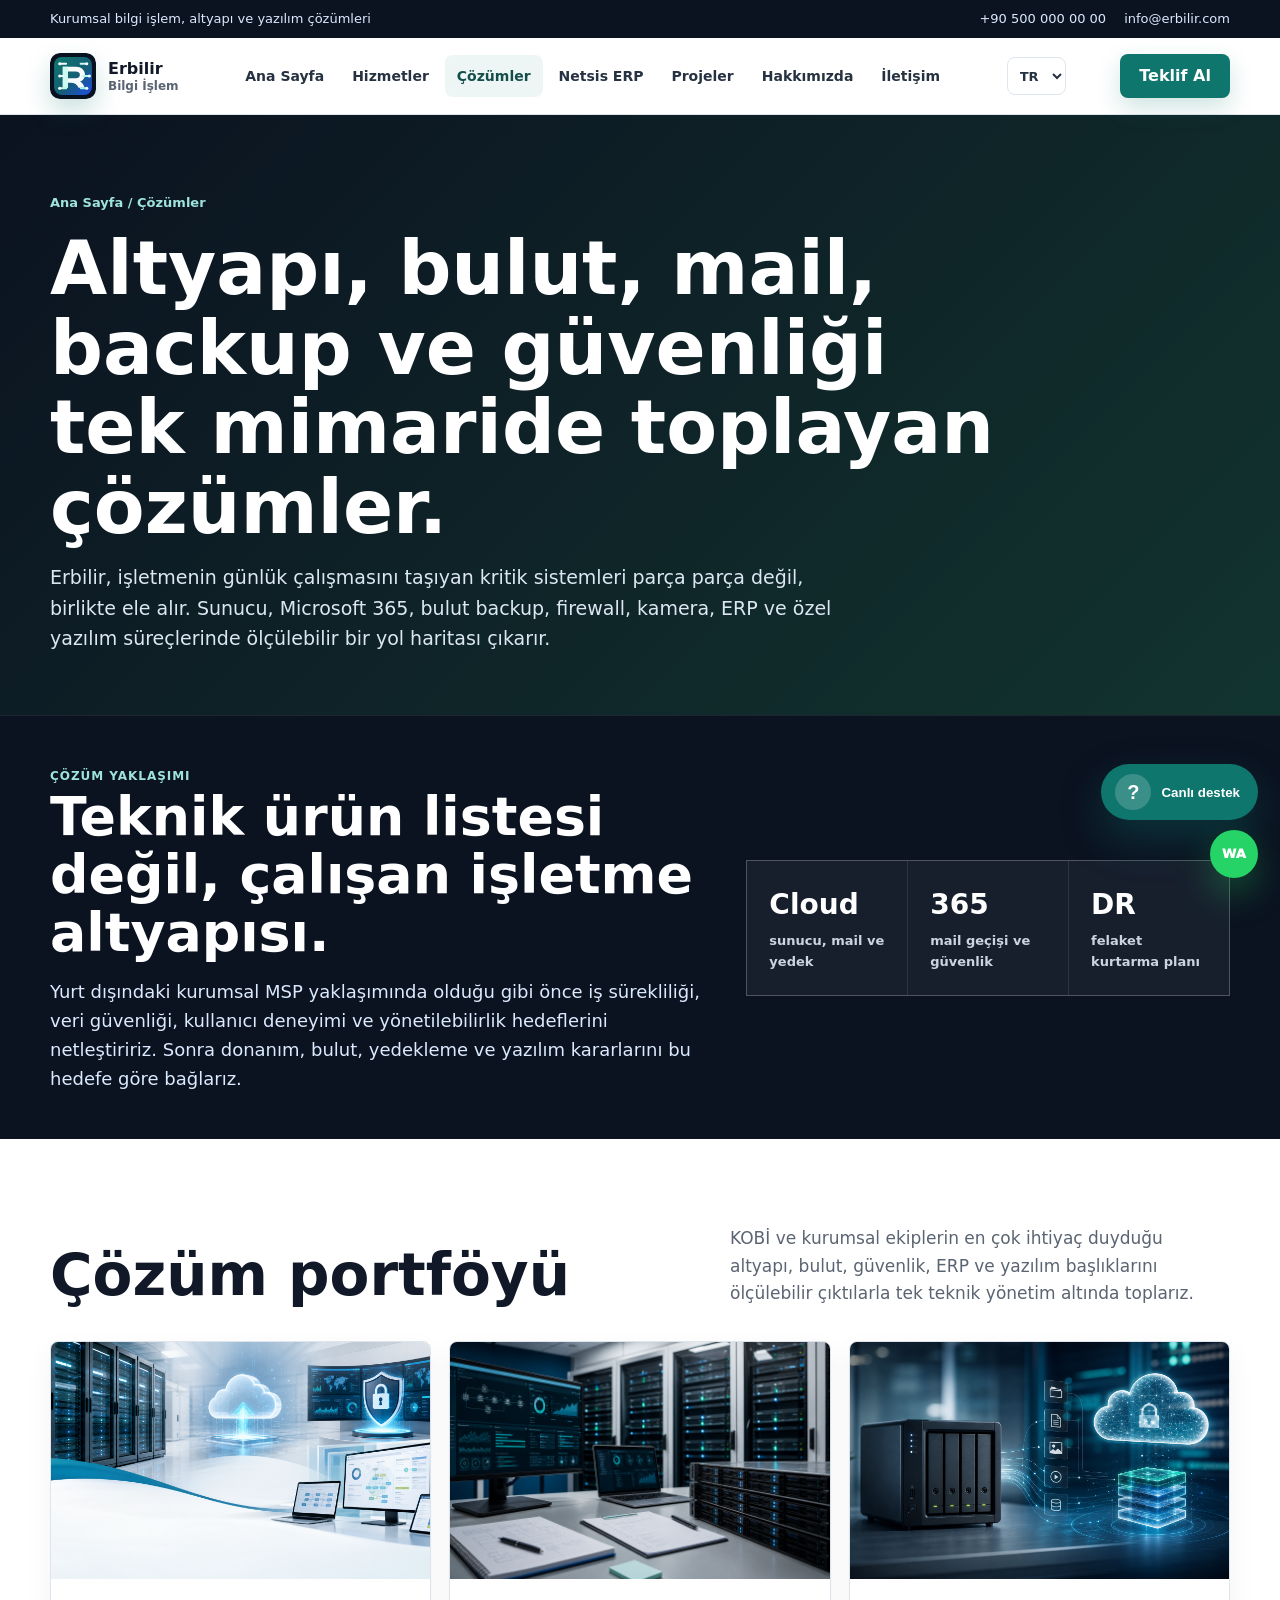
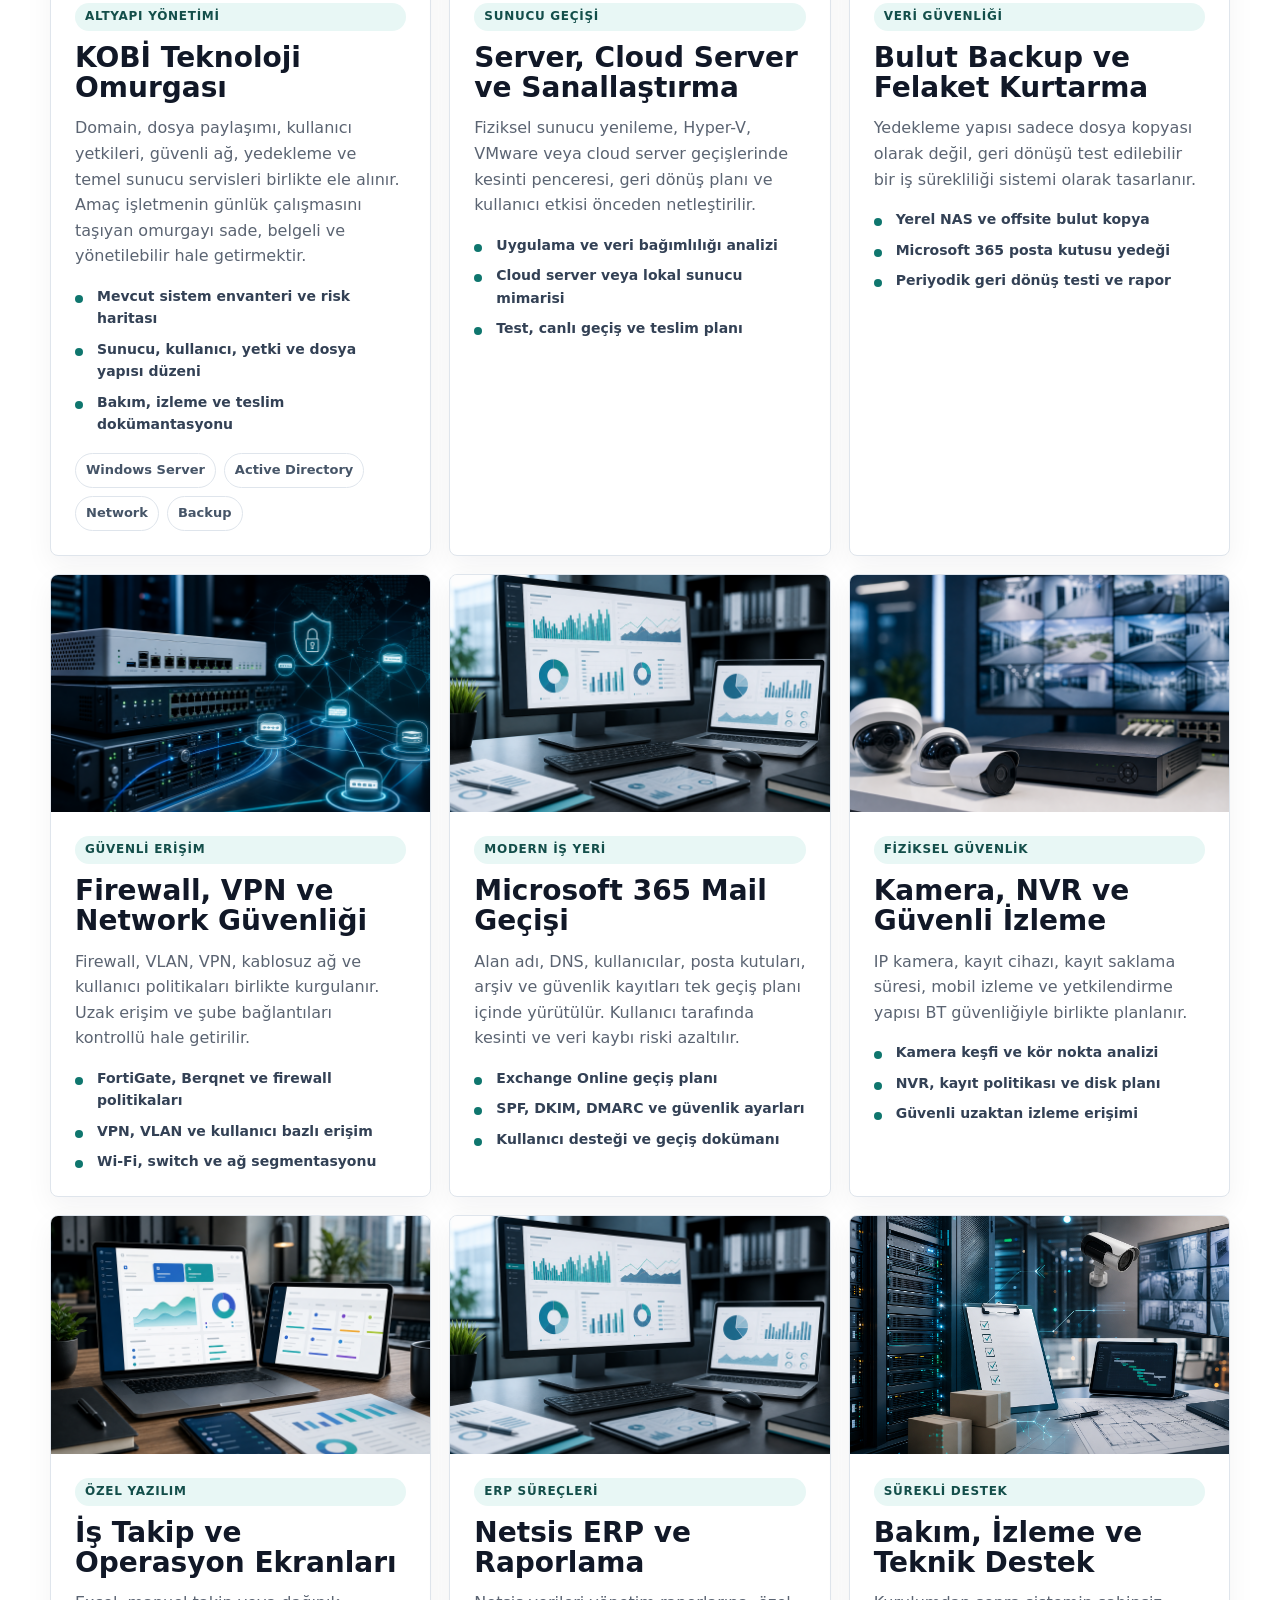
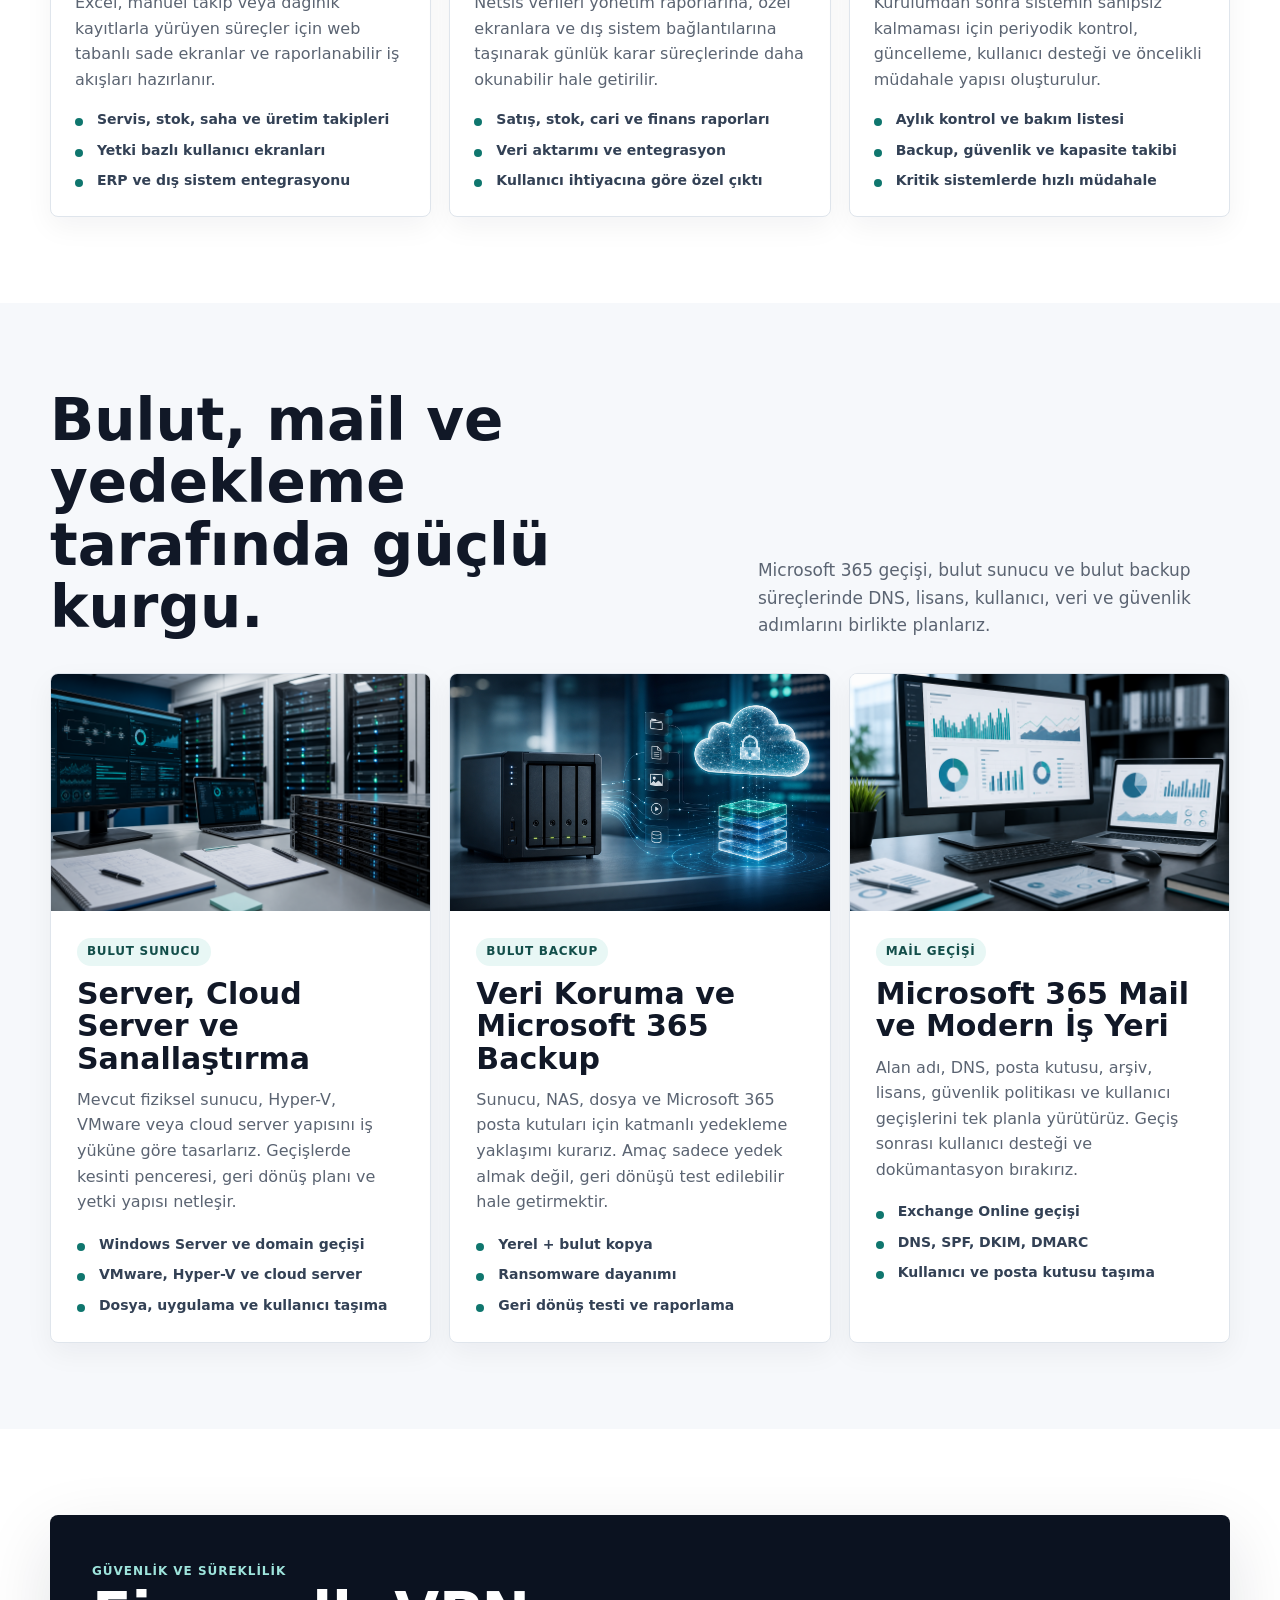
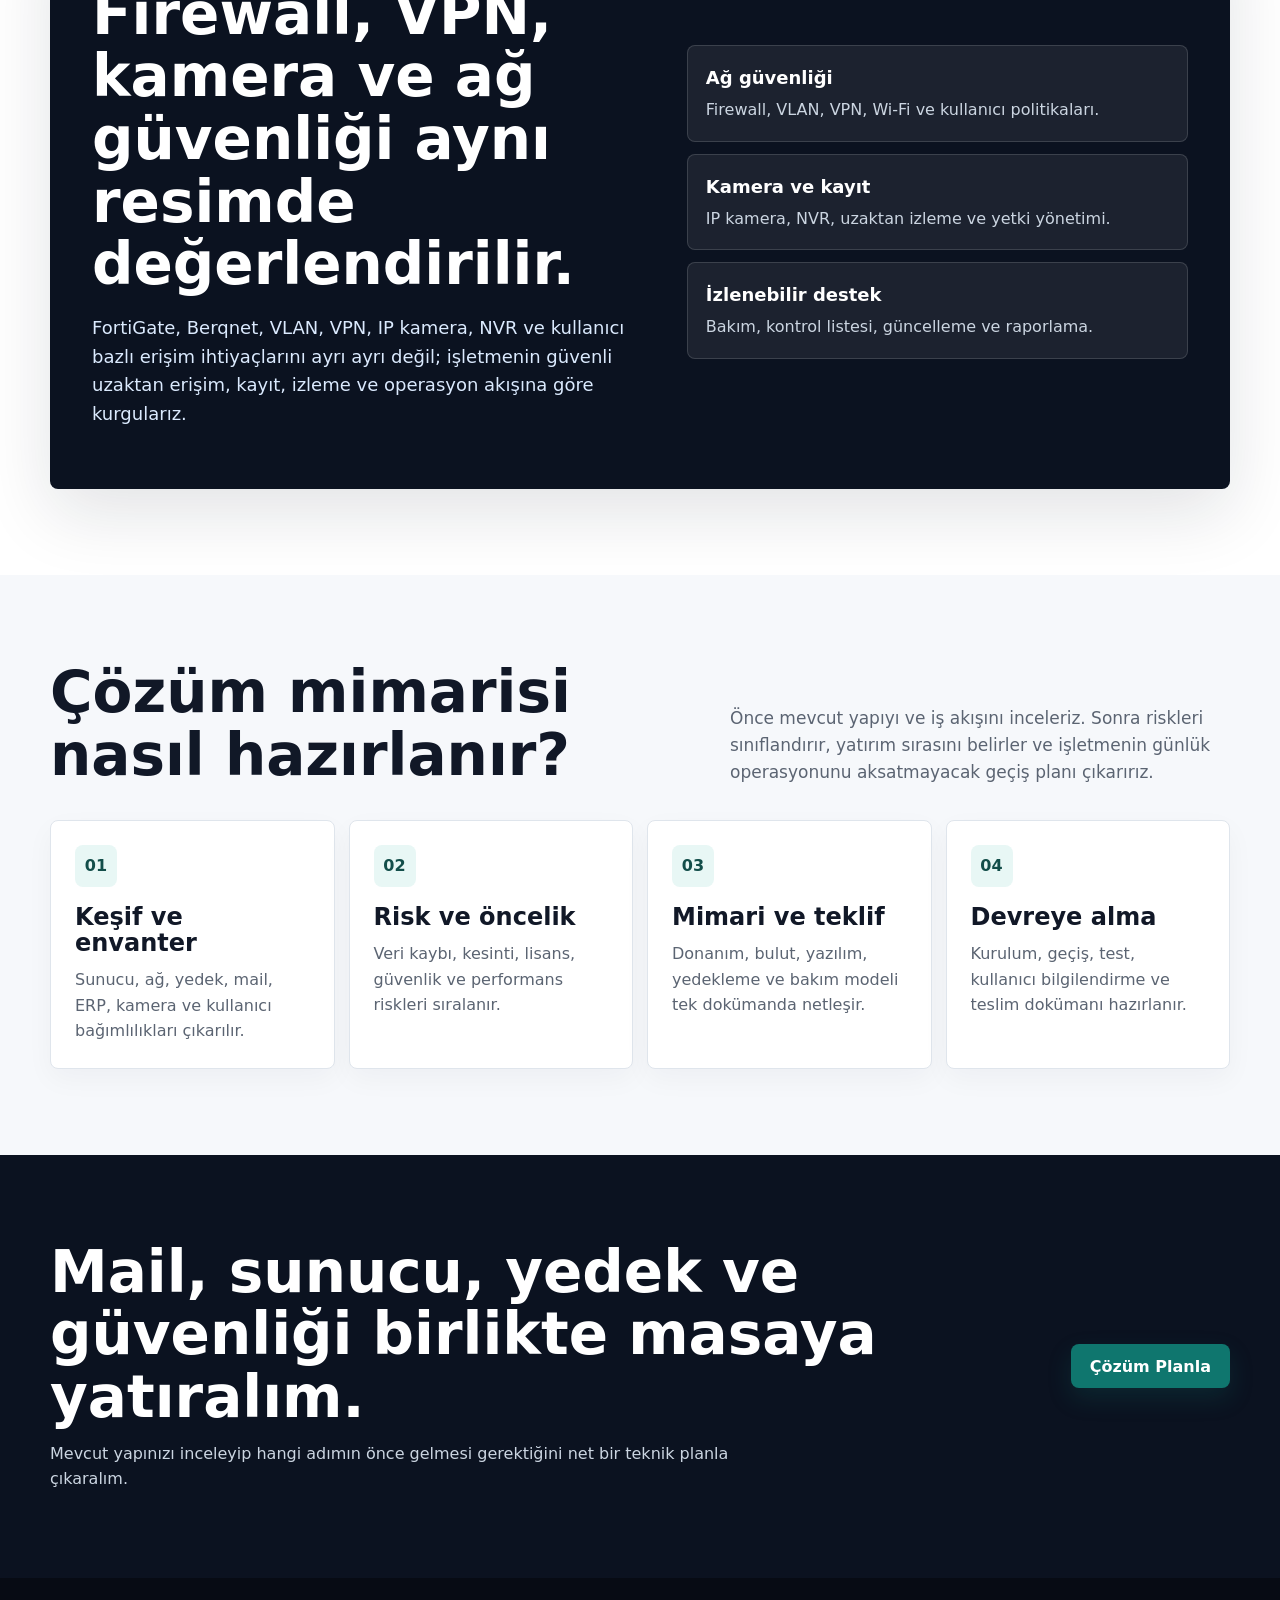
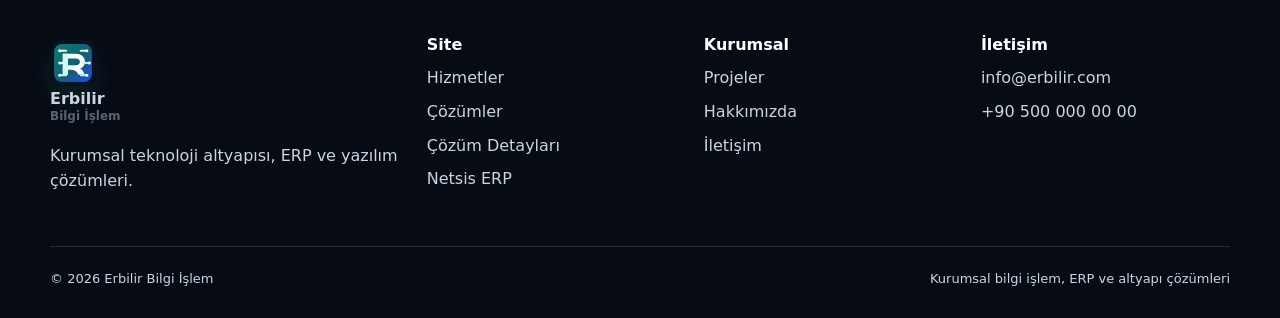
<file: cozumler.html>
<!doctype html>
<html lang="tr">
<head><meta charset="utf-8"><meta name="viewport" content="width=device-width, initial-scale=1"><title>Çözümler | Erbilir Bilgi İşlem</title><meta name="description" content="Erbilir'in kurumsal altyapı, yedekleme, güvenlik, kamera, ERP ve özel yazılım çözüm paketleri."><link rel="canonical" href="https://erbilir.com/cozumler"><meta property="og:title" content="Çözümler | Erbilir Bilgi İşlem"><meta property="og:description" content="Altyapı, bulut, Microsoft 365 mail, backup ve güvenlik çözümleri."><meta property="og:type" content="website"><meta property="og:url" content="https://erbilir.com/cozumler"><meta property="og:image" content="https://erbilir.com/assets/img/solutions-visual.png"><meta name="twitter:card" content="summary_large_image"><link rel="icon" href="assets/img/erbilir-logo.svg" type="image/svg+xml"><link rel="stylesheet" href="styles.css"></head>
<body>
  <div class="topbar"><div class="topbar-inner"><span>Kurumsal bilgi işlem, altyapı ve yazılım çözümleri</span><div class="topbar-links"><a href="tel:+905000000000">+90 500 000 00 00</a><a href="mailto:info@erbilir.com">info@erbilir.com</a></div></div></div>
  <header class="site-header"><div class="nav-inner"><a class="brand" href="/"><span class="brand-mark"><img src="assets/img/erbilir-logo.svg" alt="" aria-hidden="true"></span><span>Erbilir<small>Bilgi İşlem</small></span></a><nav class="nav-links"><a href="/">Ana Sayfa</a><a href="hizmetler">Hizmetler</a><a href="cozumler">Çözümler</a><a href="netsis-erp">Netsis ERP</a><a href="projeler">Projeler</a><a href="hakkimizda">Hakkımızda</a><a href="iletisim">İletişim</a></nav><a class="nav-cta" href="iletisim">Teklif Al</a><button class="menu-toggle" type="button" aria-label="Menüyü aç">☰</button></div></header>
  <main>
    <section class="page-hero"><div class="container"><span class="breadcrumbs">Ana Sayfa / Çözümler</span><h1>Altyapı, bulut, mail, backup ve güvenliği tek mimaride toplayan çözümler.</h1><p>Erbilir, işletmenin günlük çalışmasını taşıyan kritik sistemleri parça parça değil, birlikte ele alır. Sunucu, Microsoft 365, bulut backup, firewall, kamera, ERP ve özel yazılım süreçlerinde ölçülebilir bir yol haritası çıkarır.</p></div></section>
    <section class="solution-overview">
      <div class="container overview-grid">
        <div class="overview-copy">
          <span class="eyebrow">Çözüm yaklaşımı</span>
          <h2>Teknik ürün listesi değil, çalışan işletme altyapısı.</h2>
          <p>Yurt dışındaki kurumsal MSP yaklaşımında olduğu gibi önce iş sürekliliği, veri güvenliği, kullanıcı deneyimi ve yönetilebilirlik hedeflerini netleştiririz. Sonra donanım, bulut, yedekleme ve yazılım kararlarını bu hedefe göre bağlarız.</p>
        </div>
        <div class="overview-stats">
          <div><strong>Cloud</strong><span>sunucu, mail ve yedek</span></div>
          <div><strong>365</strong><span>mail geçişi ve güvenlik</span></div>
          <div><strong>DR</strong><span>felaket kurtarma planı</span></div>
        </div>
      </div>
    </section>
    <section class="section">
      <div class="container">
        <div class="section-head"><h2>Çözüm portföyü</h2><p>KOBİ ve kurumsal ekiplerin en çok ihtiyaç duyduğu altyapı, bulut, güvenlik, ERP ve yazılım başlıklarını ölçülebilir çıktılarla tek teknik yönetim altında toplarız.</p></div>
        <div class="solution-portfolio">
          <a class="portfolio-card" href="cozum-detaylari#kobi-teknoloji-omurgasi"><img src="assets/img/solutions-visual.png" alt="Kurumsal bilgi işlem altyapısı ve çözüm mimarisi"><div><span class="solution-kicker">Altyapı yönetimi</span><h3>KOBİ Teknoloji Omurgası</h3><p>Domain, dosya paylaşımı, kullanıcı yetkileri, güvenli ağ, yedekleme ve temel sunucu servisleri birlikte ele alınır. Amaç işletmenin günlük çalışmasını taşıyan omurgayı sade, belgeli ve yönetilebilir hale getirmektir.</p><ul class="mini-list"><li>Mevcut sistem envanteri ve risk haritası</li><li>Sunucu, kullanıcı, yetki ve dosya yapısı düzeni</li><li>Bakım, izleme ve teslim dokümantasyonu</li></ul><div class="tags"><span class="tag">Windows Server</span><span class="tag">Active Directory</span><span class="tag">Network</span><span class="tag">Backup</span></div></div></a>
          <a class="portfolio-card" href="cozum-detaylari#sunucu-cloud-sanallastirma"><img src="assets/img/project-server-migration.png" alt="Sunucu taşıma ve sanallaştırma çözümü"><div><span class="solution-kicker">Sunucu geçişi</span><h3>Server, Cloud Server ve Sanallaştırma</h3><p>Fiziksel sunucu yenileme, Hyper-V, VMware veya cloud server geçişlerinde kesinti penceresi, geri dönüş planı ve kullanıcı etkisi önceden netleştirilir.</p><ul class="mini-list"><li>Uygulama ve veri bağımlılığı analizi</li><li>Cloud server veya lokal sunucu mimarisi</li><li>Test, canlı geçiş ve teslim planı</li></ul></div></a>
          <a class="portfolio-card" href="cozum-detaylari#bulut-backup-felaket-kurtarma"><img src="assets/img/project-cloud-backup.png" alt="Bulut backup ve felaket kurtarma çözümü"><div><span class="solution-kicker">Veri güvenliği</span><h3>Bulut Backup ve Felaket Kurtarma</h3><p>Yedekleme yapısı sadece dosya kopyası olarak değil, geri dönüşü test edilebilir bir iş sürekliliği sistemi olarak tasarlanır.</p><ul class="mini-list"><li>Yerel NAS ve offsite bulut kopya</li><li>Microsoft 365 posta kutusu yedeği</li><li>Periyodik geri dönüş testi ve rapor</li></ul></div></a>
          <a class="portfolio-card" href="cozum-detaylari#firewall-vpn-network"><img src="assets/img/project-network-security.png" alt="Firewall VPN ve ağ güvenliği çözümü"><div><span class="solution-kicker">Güvenli erişim</span><h3>Firewall, VPN ve Network Güvenliği</h3><p>Firewall, VLAN, VPN, kablosuz ağ ve kullanıcı politikaları birlikte kurgulanır. Uzak erişim ve şube bağlantıları kontrollü hale getirilir.</p><ul class="mini-list"><li>FortiGate, Berqnet ve firewall politikaları</li><li>VPN, VLAN ve kullanıcı bazlı erişim</li><li>Wi-Fi, switch ve ağ segmentasyonu</li></ul></div></a>
          <a class="portfolio-card" href="cozum-detaylari#microsoft-365-mail-gecisi"><img src="assets/img/project-erp-reporting.png" alt="Microsoft 365 mail geçişi ve ERP raporlama çözümü"><div><span class="solution-kicker">Modern iş yeri</span><h3>Microsoft 365 Mail Geçişi</h3><p>Alan adı, DNS, kullanıcılar, posta kutuları, arşiv ve güvenlik kayıtları tek geçiş planı içinde yürütülür. Kullanıcı tarafında kesinti ve veri kaybı riski azaltılır.</p><ul class="mini-list"><li>Exchange Online geçiş planı</li><li>SPF, DKIM, DMARC ve güvenlik ayarları</li><li>Kullanıcı desteği ve geçiş dokümanı</li></ul></div></a>
          <a class="portfolio-card" href="cozum-detaylari#kamera-nvr-guvenli-izleme"><img src="assets/img/project-camera-security.png" alt="IP kamera ve kayıt güvenliği çözümü"><div><span class="solution-kicker">Fiziksel güvenlik</span><h3>Kamera, NVR ve Güvenli İzleme</h3><p>IP kamera, kayıt cihazı, kayıt saklama süresi, mobil izleme ve yetkilendirme yapısı BT güvenliğiyle birlikte planlanır.</p><ul class="mini-list"><li>Kamera keşfi ve kör nokta analizi</li><li>NVR, kayıt politikası ve disk planı</li><li>Güvenli uzaktan izleme erişimi</li></ul></div></a>
          <a class="portfolio-card" href="cozum-detaylari#ozel-yazilim-is-takip"><img src="assets/img/project-custom-software.png" alt="Özel yazılım ve iş takip çözümü"><div><span class="solution-kicker">Özel yazılım</span><h3>İş Takip ve Operasyon Ekranları</h3><p>Excel, manuel takip veya dağınık kayıtlarla yürüyen süreçler için web tabanlı sade ekranlar ve raporlanabilir iş akışları hazırlanır.</p><ul class="mini-list"><li>Servis, stok, saha ve üretim takipleri</li><li>Yetki bazlı kullanıcı ekranları</li><li>ERP ve dış sistem entegrasyonu</li></ul></div></a>
          <a class="portfolio-card" href="cozum-detaylari#netsis-erp-raporlama"><img src="assets/img/project-erp-reporting.png" alt="Netsis ERP entegrasyonu ve raporlama çözümü"><div><span class="solution-kicker">ERP süreçleri</span><h3>Netsis ERP ve Raporlama</h3><p>Netsis verileri yönetim raporlarına, özel ekranlara ve dış sistem bağlantılarına taşınarak günlük karar süreçlerinde daha okunabilir hale getirilir.</p><ul class="mini-list"><li>Satış, stok, cari ve finans raporları</li><li>Veri aktarımı ve entegrasyon</li><li>Kullanıcı ihtiyacına göre özel çıktı</li></ul></div></a>
          <a class="portfolio-card" href="cozum-detaylari#bakim-izleme-destek"><img src="assets/img/projects-visual.png" alt="Bakım izleme ve sürekli destek çözümü"><div><span class="solution-kicker">Sürekli destek</span><h3>Bakım, İzleme ve Teknik Destek</h3><p>Kurulumdan sonra sistemin sahipsiz kalmaması için periyodik kontrol, güncelleme, kullanıcı desteği ve öncelikli müdahale yapısı oluşturulur.</p><ul class="mini-list"><li>Aylık kontrol ve bakım listesi</li><li>Backup, güvenlik ve kapasite takibi</li><li>Kritik sistemlerde hızlı müdahale</li></ul></div></a>
        </div>
      </div>
    </section>
    <section class="section alt">
      <div class="container">
        <div class="section-head"><h2>Bulut, mail ve yedekleme tarafında güçlü kurgu.</h2><p>Microsoft 365 geçişi, bulut sunucu ve bulut backup süreçlerinde DNS, lisans, kullanıcı, veri ve güvenlik adımlarını birlikte planlarız.</p></div>
        <div class="capability-grid">
          <article class="capability-card"><img src="assets/img/project-server-migration.png" alt="Bulut sunucu ve sanallaştırma"><div><span class="solution-kicker">Bulut sunucu</span><h3>Server, Cloud Server ve Sanallaştırma</h3><p>Mevcut fiziksel sunucu, Hyper-V, VMware veya cloud server yapısını iş yüküne göre tasarlarız. Geçişlerde kesinti penceresi, geri dönüş planı ve yetki yapısı netleşir.</p><ul class="mini-list"><li>Windows Server ve domain geçişi</li><li>VMware, Hyper-V ve cloud server</li><li>Dosya, uygulama ve kullanıcı taşıma</li></ul></div></article>
          <article class="capability-card"><img src="assets/img/project-cloud-backup.png" alt="Bulut backup ve Microsoft 365 yedek"><div><span class="solution-kicker">Bulut backup</span><h3>Veri Koruma ve Microsoft 365 Backup</h3><p>Sunucu, NAS, dosya ve Microsoft 365 posta kutuları için katmanlı yedekleme yaklaşımı kurarız. Amaç sadece yedek almak değil, geri dönüşü test edilebilir hale getirmektir.</p><ul class="mini-list"><li>Yerel + bulut kopya</li><li>Ransomware dayanımı</li><li>Geri dönüş testi ve raporlama</li></ul></div></article>
          <article class="capability-card"><img src="assets/img/project-erp-reporting.png" alt="Microsoft 365 mail geçişi ve iş uygulamaları"><div><span class="solution-kicker">Mail geçişi</span><h3>Microsoft 365 Mail ve Modern İş Yeri</h3><p>Alan adı, DNS, posta kutusu, arşiv, lisans, güvenlik politikası ve kullanıcı geçişlerini tek planla yürütürüz. Geçiş sonrası kullanıcı desteği ve dokümantasyon bırakırız.</p><ul class="mini-list"><li>Exchange Online geçişi</li><li>DNS, SPF, DKIM, DMARC</li><li>Kullanıcı ve posta kutusu taşıma</li></ul></div></article>
        </div>
      </div>
    </section>
    <section class="section">
      <div class="container solution-band">
        <div>
          <span class="eyebrow">Güvenlik ve süreklilik</span>
          <h2>Firewall, VPN, kamera ve ağ güvenliği aynı resimde değerlendirilir.</h2>
          <p>FortiGate, Berqnet, VLAN, VPN, IP kamera, NVR ve kullanıcı bazlı erişim ihtiyaçlarını ayrı ayrı değil; işletmenin güvenli uzaktan erişim, kayıt, izleme ve operasyon akışına göre kurgularız.</p>
        </div>
        <div class="band-points">
          <div><strong>Ağ güvenliği</strong><span>Firewall, VLAN, VPN, Wi-Fi ve kullanıcı politikaları.</span></div>
          <div><strong>Kamera ve kayıt</strong><span>IP kamera, NVR, uzaktan izleme ve yetki yönetimi.</span></div>
          <div><strong>İzlenebilir destek</strong><span>Bakım, kontrol listesi, güncelleme ve raporlama.</span></div>
        </div>
      </div>
    </section>
    <section class="section alt">
      <div class="container">
        <div class="section-head"><h2>Çözüm mimarisi nasıl hazırlanır?</h2><p>Önce mevcut yapıyı ve iş akışını inceleriz. Sonra riskleri sınıflandırır, yatırım sırasını belirler ve işletmenin günlük operasyonunu aksatmayacak geçiş planı çıkarırız.</p></div>
        <div class="roadmap-grid">
          <article><span>01</span><h3>Keşif ve envanter</h3><p>Sunucu, ağ, yedek, mail, ERP, kamera ve kullanıcı bağımlılıkları çıkarılır.</p></article>
          <article><span>02</span><h3>Risk ve öncelik</h3><p>Veri kaybı, kesinti, lisans, güvenlik ve performans riskleri sıralanır.</p></article>
          <article><span>03</span><h3>Mimari ve teklif</h3><p>Donanım, bulut, yazılım, yedekleme ve bakım modeli tek dokümanda netleşir.</p></article>
          <article><span>04</span><h3>Devreye alma</h3><p>Kurulum, geçiş, test, kullanıcı bilgilendirme ve teslim dokümanı hazırlanır.</p></article>
        </div>
      </div>
    </section>
    <section class="section cta"><div class="container"><div><h2>Mail, sunucu, yedek ve güvenliği birlikte masaya yatıralım.</h2><p>Mevcut yapınızı inceleyip hangi adımın önce gelmesi gerektiğini net bir teknik planla çıkaralım.</p></div><a class="btn" href="iletisim">Çözüm Planla</a></div></section>
  </main>
  <footer class="footer"><div class="container footer-grid"><div><a class="brand" href="/"><span class="brand-mark"><img src="assets/img/erbilir-logo.svg" alt="" aria-hidden="true"></span><span>Erbilir<small>Bilgi İşlem</small></span></a><p>Kurumsal teknoloji altyapısı, ERP ve yazılım çözümleri.</p></div><div><strong>Site</strong><a href="hizmetler">Hizmetler</a><a href="cozumler">Çözümler</a><a href="cozum-detaylari">Çözüm Detayları</a><a href="netsis-erp">Netsis ERP</a></div><div><strong>Kurumsal</strong><a href="projeler">Projeler</a><a href="hakkimizda">Hakkımızda</a><a href="iletisim">İletişim</a></div><div><strong>İletişim</strong><a href="mailto:info@erbilir.com">info@erbilir.com</a><a href="tel:+905000000000">+90 500 000 00 00</a></div></div><div class="container footer-bottom"><span>© <span data-year></span> Erbilir Bilgi İşlem</span><span>Kurumsal bilgi işlem, ERP ve altyapı çözümleri</span></div></footer><script src="script.js"></script>
</body></html>
</file>
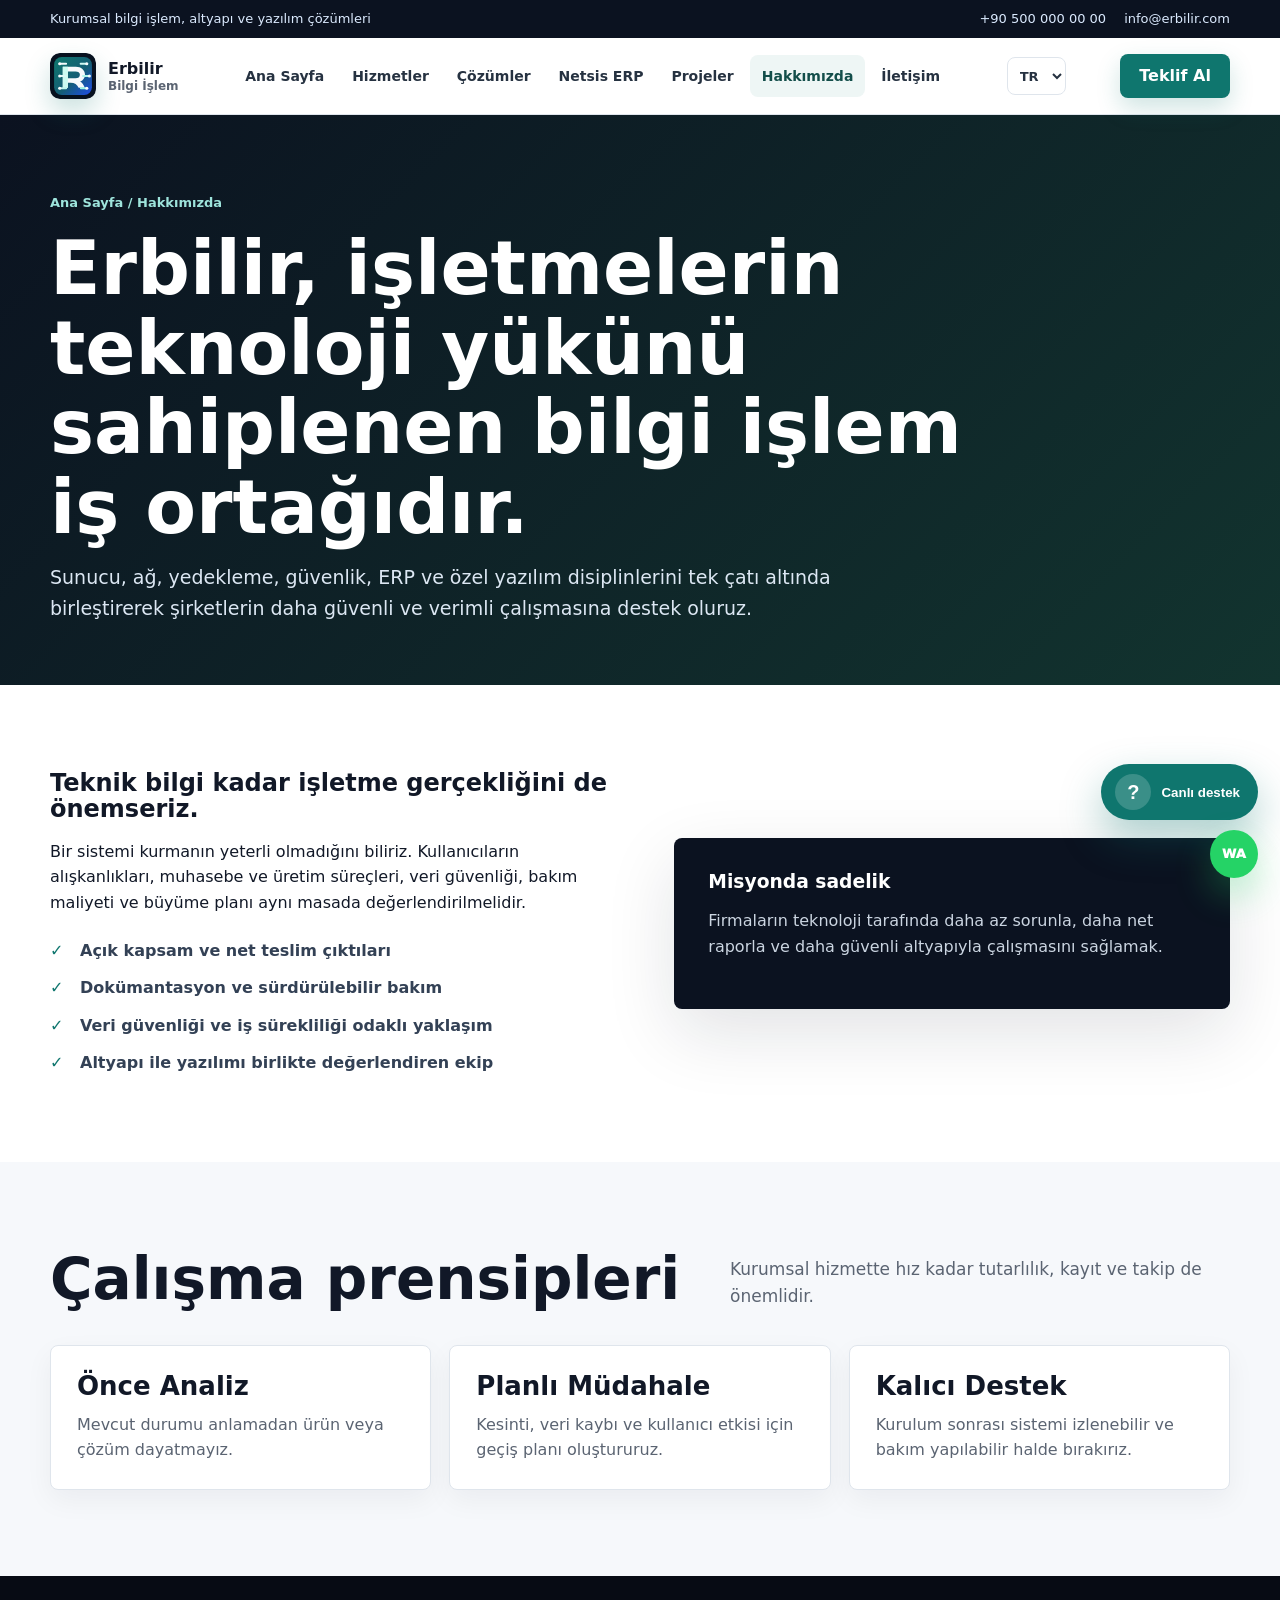
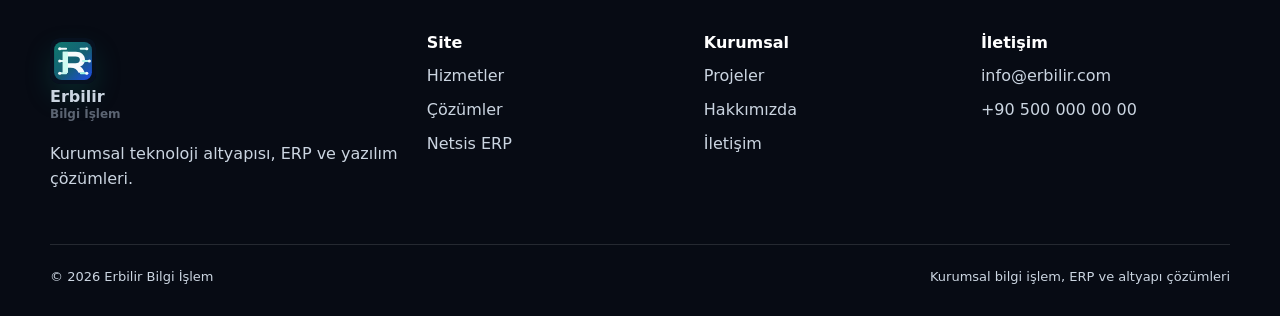
<file: hakkimizda.html>
<!doctype html>
<html lang="tr">
<head><meta charset="utf-8"><meta name="viewport" content="width=device-width, initial-scale=1"><title>Hakkımızda | Erbilir Bilgi İşlem</title><meta name="description" content="Erbilir Bilgi İşlem'in kurumsal teknoloji, altyapı, ERP ve yazılım yaklaşımı."><link rel="canonical" href="https://erbilir.com/hakkimizda"><meta property="og:title" content="Hakkımızda | Erbilir Bilgi İşlem"><meta property="og:description" content="Kurumsal bilgi işlem, altyapı, ERP ve yazılım yaklaşımı."><meta property="og:type" content="website"><meta property="og:image" content="https://erbilir.com/assets/img/erbilir-logo.svg"><meta name="twitter:card" content="summary"><link rel="icon" href="assets/img/erbilir-logo.svg" type="image/svg+xml"><link rel="stylesheet" href="styles.css"></head>
<body>
  <div class="topbar"><div class="topbar-inner"><span>Kurumsal bilgi işlem, altyapı ve yazılım çözümleri</span><div class="topbar-links"><a href="tel:+905000000000">+90 500 000 00 00</a><a href="mailto:info@erbilir.com">info@erbilir.com</a></div></div></div>
  <header class="site-header"><div class="nav-inner"><a class="brand" href="/"><span class="brand-mark"><img src="assets/img/erbilir-logo.svg" alt="" aria-hidden="true"></span><span>Erbilir<small>Bilgi İşlem</small></span></a><nav class="nav-links"><a href="/">Ana Sayfa</a><a href="hizmetler">Hizmetler</a><a href="cozumler">Çözümler</a><a href="netsis-erp">Netsis ERP</a><a href="projeler">Projeler</a><a href="hakkimizda">Hakkımızda</a><a href="iletisim">İletişim</a></nav><a class="nav-cta" href="iletisim">Teklif Al</a><button class="menu-toggle" type="button" aria-label="Menüyü aç">☰</button></div></header>
  <main>
    <section class="page-hero"><div class="container"><span class="breadcrumbs">Ana Sayfa / Hakkımızda</span><h1>Erbilir, işletmelerin teknoloji yükünü sahiplenen bilgi işlem iş ortağıdır.</h1><p>Sunucu, ağ, yedekleme, güvenlik, ERP ve özel yazılım disiplinlerini tek çatı altında birleştirerek şirketlerin daha güvenli ve verimli çalışmasına destek oluruz.</p></div></section>
    <section class="section"><div class="container split"><div><h2>Teknik bilgi kadar işletme gerçekliğini de önemseriz.</h2><p>Bir sistemi kurmanın yeterli olmadığını biliriz. Kullanıcıların alışkanlıkları, muhasebe ve üretim süreçleri, veri güvenliği, bakım maliyeti ve büyüme planı aynı masada değerlendirilmelidir.</p><ul class="check-list"><li>Açık kapsam ve net teslim çıktıları</li><li>Dokümantasyon ve sürdürülebilir bakım</li><li>Veri güvenliği ve iş sürekliliği odaklı yaklaşım</li><li>Altyapı ile yazılımı birlikte değerlendiren ekip</li></ul></div><div class="panel"><h3>Misyonda sadelik</h3><p>Firmaların teknoloji tarafında daha az sorunla, daha net raporla ve daha güvenli altyapıyla çalışmasını sağlamak.</p></div></div></section>
    <section class="section alt"><div class="container"><div class="section-head"><h2>Çalışma prensipleri</h2><p>Kurumsal hizmette hız kadar tutarlılık, kayıt ve takip de önemlidir.</p></div><div class="grid"><article class="card"><h3>Önce Analiz</h3><p>Mevcut durumu anlamadan ürün veya çözüm dayatmayız.</p></article><article class="card"><h3>Planlı Müdahale</h3><p>Kesinti, veri kaybı ve kullanıcı etkisi için geçiş planı oluştururuz.</p></article><article class="card"><h3>Kalıcı Destek</h3><p>Kurulum sonrası sistemi izlenebilir ve bakım yapılabilir halde bırakırız.</p></article></div></div></section>
  </main>
  <footer class="footer"><div class="container footer-grid"><div><a class="brand" href="/"><span class="brand-mark"><img src="assets/img/erbilir-logo.svg" alt="" aria-hidden="true"></span><span>Erbilir<small>Bilgi İşlem</small></span></a><p>Kurumsal teknoloji altyapısı, ERP ve yazılım çözümleri.</p></div><div><strong>Site</strong><a href="hizmetler">Hizmetler</a><a href="cozumler">Çözümler</a><a href="netsis-erp">Netsis ERP</a></div><div><strong>Kurumsal</strong><a href="projeler">Projeler</a><a href="hakkimizda">Hakkımızda</a><a href="iletisim">İletişim</a></div><div><strong>İletişim</strong><a href="mailto:info@erbilir.com">info@erbilir.com</a><a href="tel:+905000000000">+90 500 000 00 00</a></div></div><div class="container footer-bottom"><span>© <span data-year></span> Erbilir Bilgi İşlem</span><span>Kurumsal bilgi işlem, ERP ve altyapı çözümleri</span></div></footer><script src="script.js"></script>
</body></html>
</file>
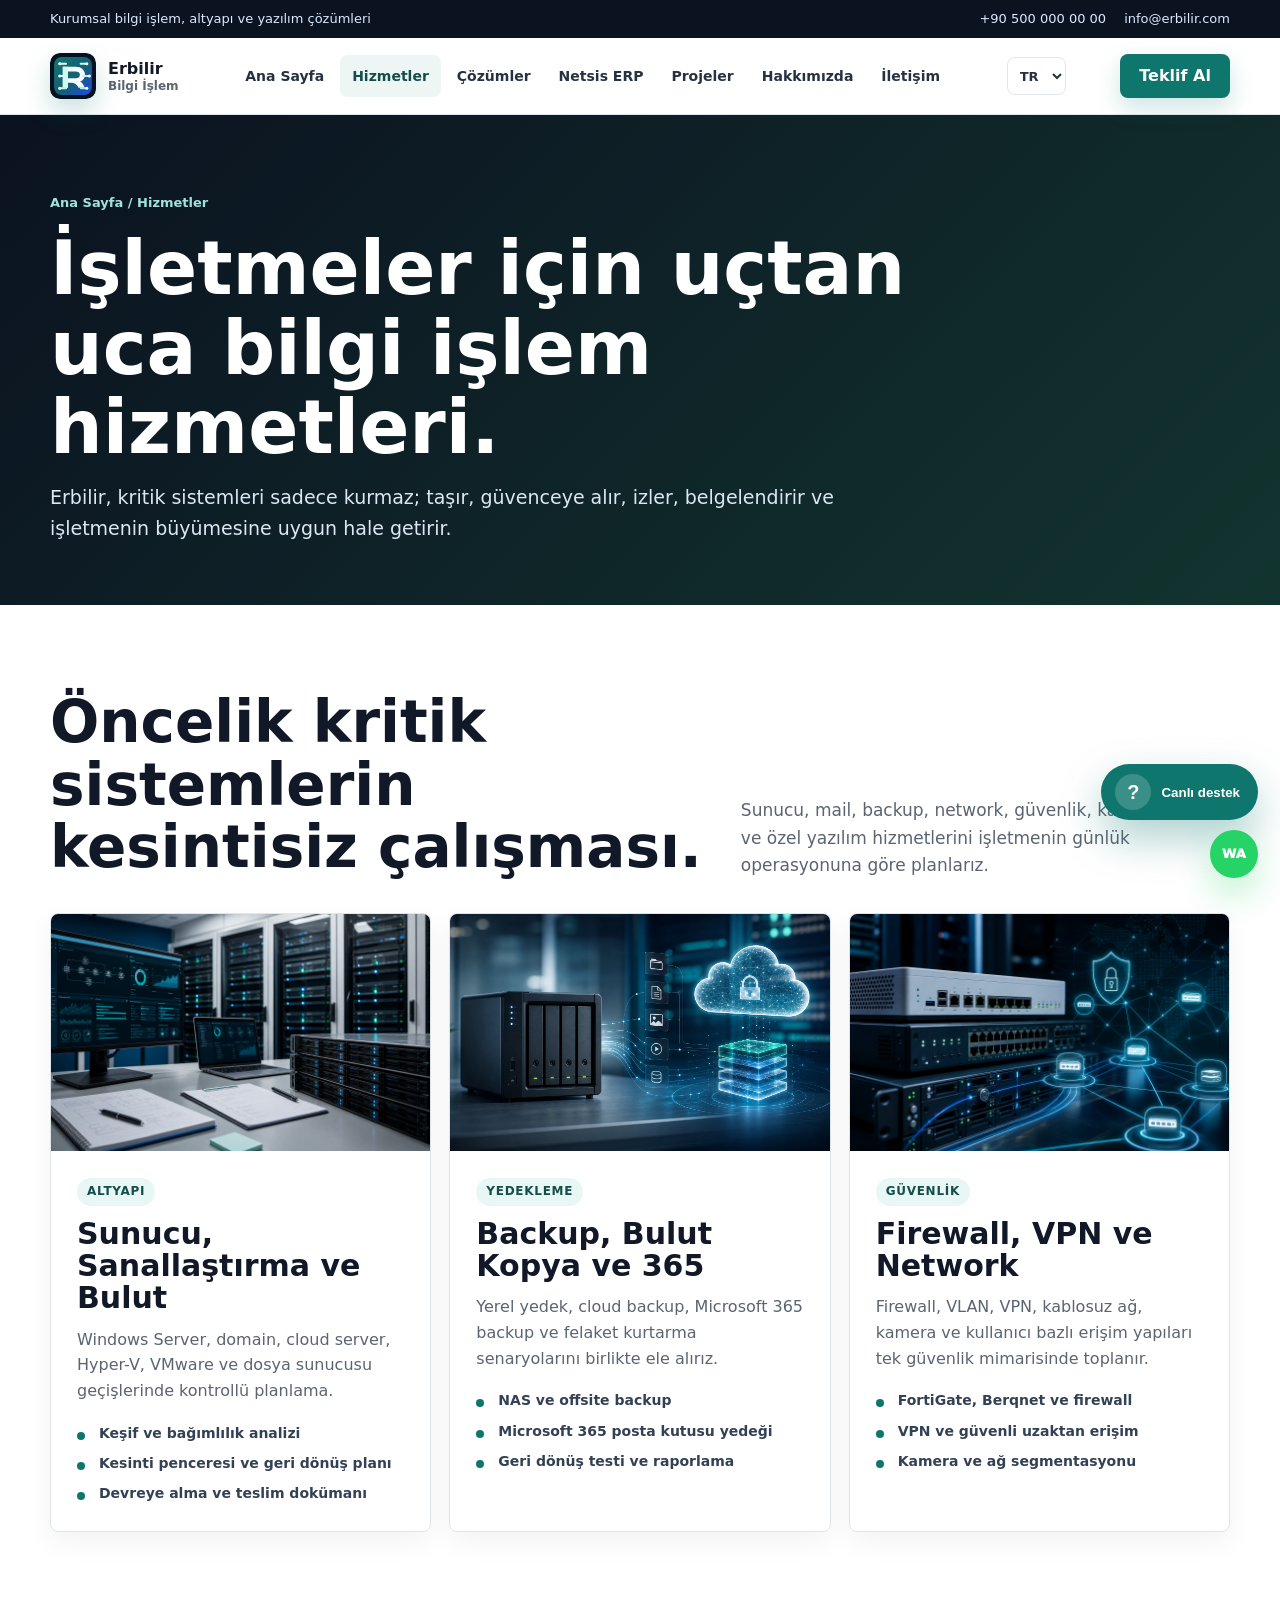
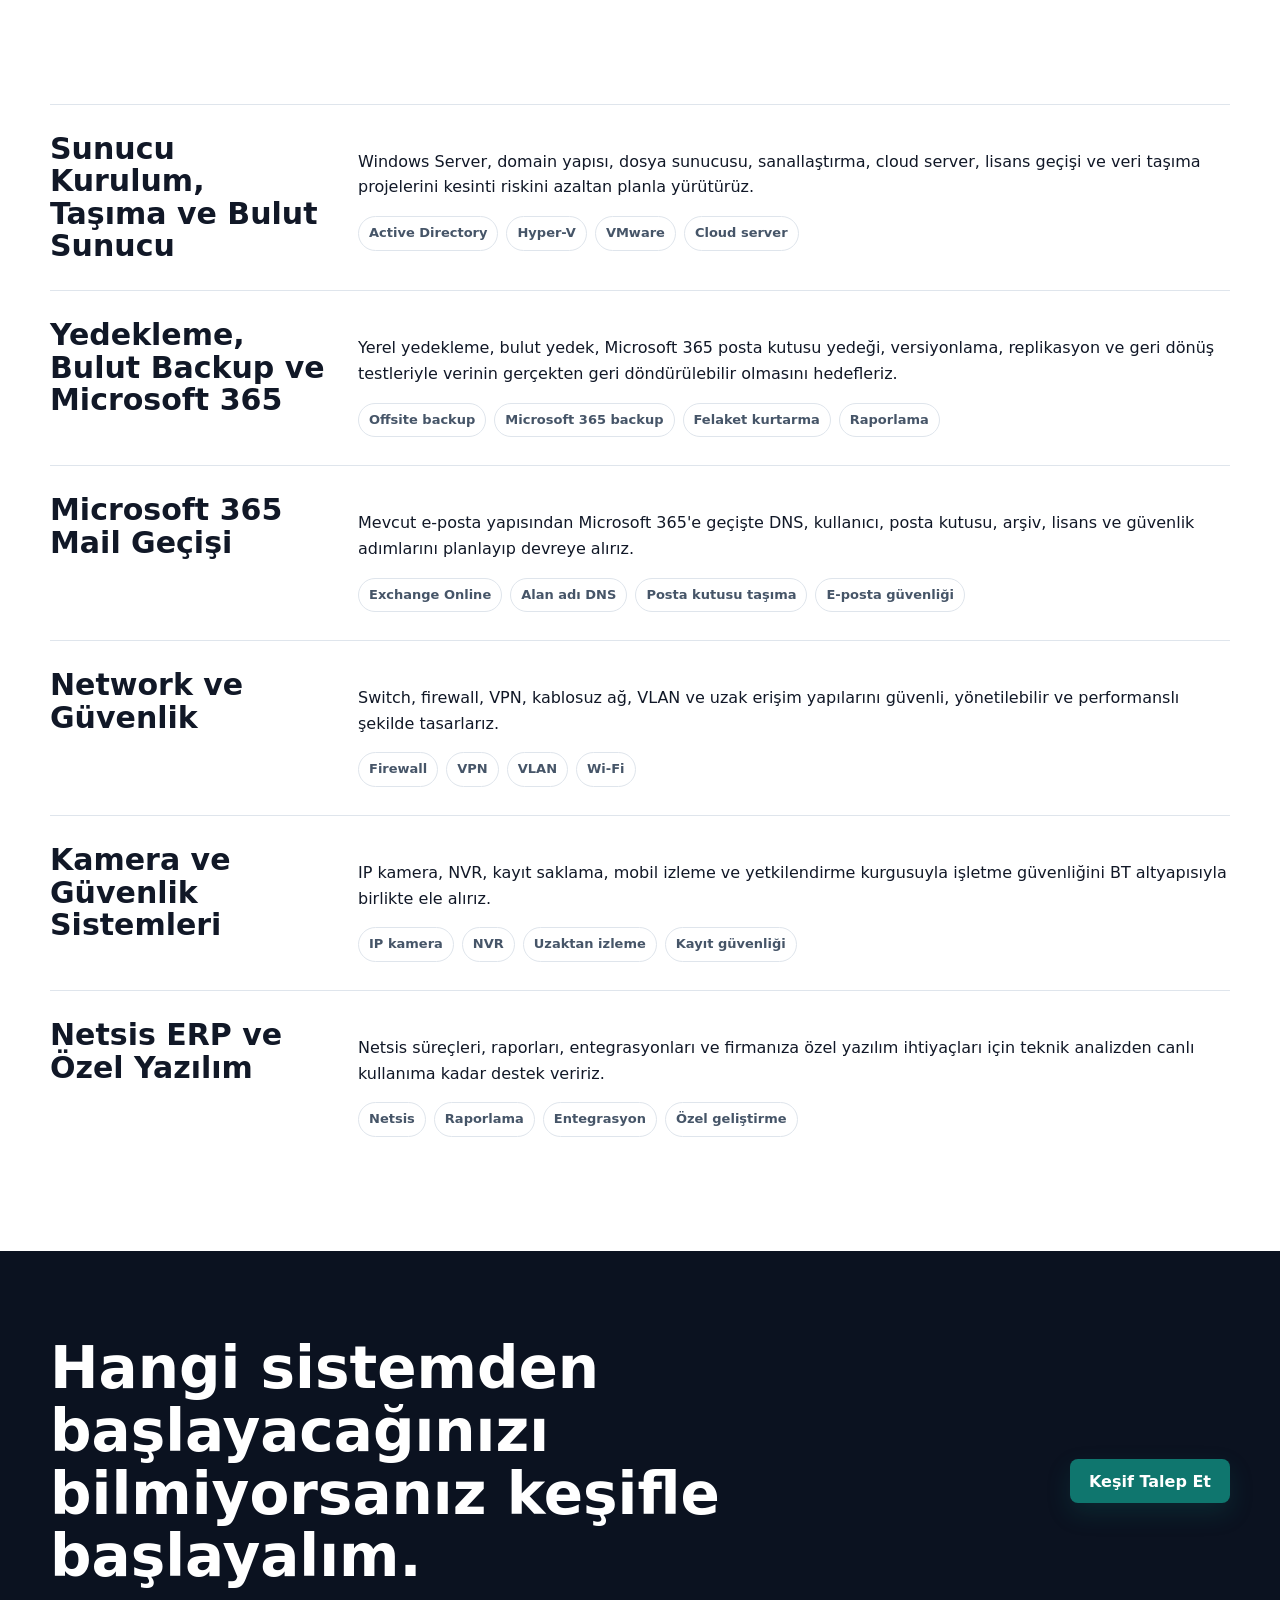
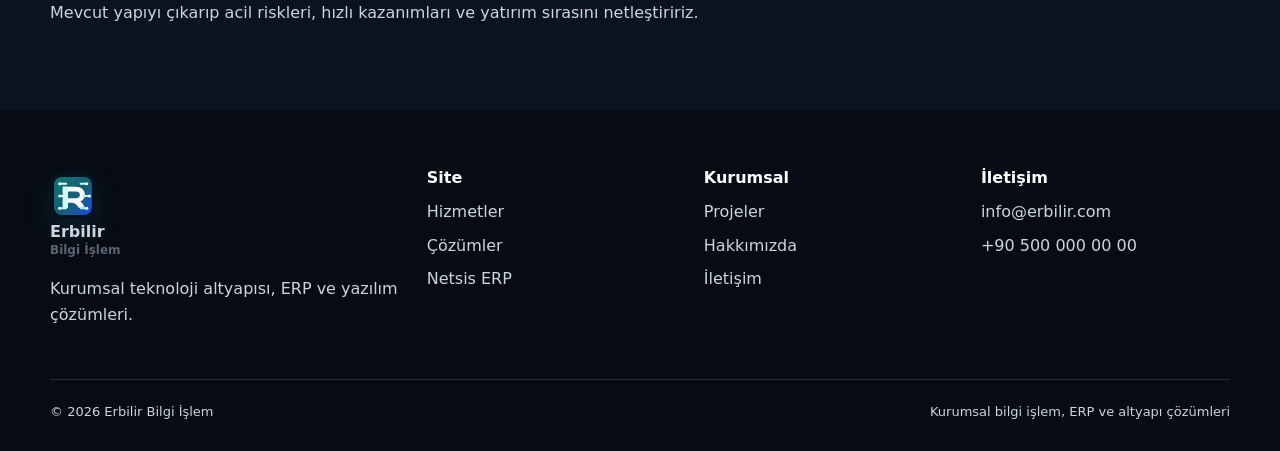
<file: hizmetler.html>
<!doctype html>
<html lang="tr">
<head>
  <meta charset="utf-8">
  <meta name="viewport" content="width=device-width, initial-scale=1">
  <title>Hizmetler | Erbilir Bilgi İşlem</title>
  <meta name="description" content="Sunucu kurulumu, taşıma, yedekleme, bulut backup, network, kamera, Netsis ERP ve özel yazılım hizmetleri.">
  <link rel="canonical" href="https://erbilir.com/hizmetler"><meta property="og:title" content="Hizmetler | Erbilir Bilgi İşlem">
  <meta property="og:description" content="Sunucu, Microsoft 365, bulut backup, network, kamera, ERP ve özel yazılım hizmetleri.">
  <meta property="og:type" content="website">
  <meta property="og:url" content="https://erbilir.com/hizmetler">
  <meta property="og:image" content="https://erbilir.com/assets/img/project-server-migration.png">
  <meta name="twitter:card" content="summary_large_image">
  <link rel="icon" href="assets/img/erbilir-logo.svg" type="image/svg+xml">
  <link rel="stylesheet" href="styles.css">
</head>
<body>
  <div class="topbar"><div class="topbar-inner"><span>Kurumsal bilgi işlem, altyapı ve yazılım çözümleri</span><div class="topbar-links"><a href="tel:+905000000000">+90 500 000 00 00</a><a href="mailto:info@erbilir.com">info@erbilir.com</a></div></div></div>
  <header class="site-header"><div class="nav-inner"><a class="brand" href="/"><span class="brand-mark"><img src="assets/img/erbilir-logo.svg" alt="" aria-hidden="true"></span><span>Erbilir<small>Bilgi İşlem</small></span></a><nav class="nav-links"><a href="/">Ana Sayfa</a><a href="hizmetler">Hizmetler</a><a href="cozumler">Çözümler</a><a href="netsis-erp">Netsis ERP</a><a href="projeler">Projeler</a><a href="hakkimizda">Hakkımızda</a><a href="iletisim">İletişim</a></nav><a class="nav-cta" href="iletisim">Teklif Al</a><button class="menu-toggle" type="button" aria-label="Menüyü aç">☰</button></div></header>
  <main>
    <section class="page-hero"><div class="container"><span class="breadcrumbs">Ana Sayfa / Hizmetler</span><h1>İşletmeler için uçtan uca bilgi işlem hizmetleri.</h1><p>Erbilir, kritik sistemleri sadece kurmaz; taşır, güvenceye alır, izler, belgelendirir ve işletmenin büyümesine uygun hale getirir.</p></div></section>
    <section class="section">
      <div class="container">
        <div class="section-head"><h2>Öncelik kritik sistemlerin kesintisiz çalışması.</h2><p>Sunucu, mail, backup, network, güvenlik, kamera, ERP ve özel yazılım hizmetlerini işletmenin günlük operasyonuna göre planlarız.</p></div>
        <div class="capability-grid">
          <article class="capability-card"><img src="assets/img/project-server-migration.png" alt="Sunucu ve bulut sunucu hizmeti"><div><span class="solution-kicker">Altyapı</span><h3>Sunucu, Sanallaştırma ve Bulut</h3><p>Windows Server, domain, cloud server, Hyper-V, VMware ve dosya sunucusu geçişlerinde kontrollü planlama.</p><ul class="mini-list"><li>Keşif ve bağımlılık analizi</li><li>Kesinti penceresi ve geri dönüş planı</li><li>Devreye alma ve teslim dokümanı</li></ul></div></article>
          <article class="capability-card"><img src="assets/img/project-cloud-backup.png" alt="Bulut backup ve Microsoft 365 yedekleme"><div><span class="solution-kicker">Yedekleme</span><h3>Backup, Bulut Kopya ve 365</h3><p>Yerel yedek, cloud backup, Microsoft 365 backup ve felaket kurtarma senaryolarını birlikte ele alırız.</p><ul class="mini-list"><li>NAS ve offsite backup</li><li>Microsoft 365 posta kutusu yedeği</li><li>Geri dönüş testi ve raporlama</li></ul></div></article>
          <article class="capability-card"><img src="assets/img/project-network-security.png" alt="Firewall VPN ve network güvenliği"><div><span class="solution-kicker">Güvenlik</span><h3>Firewall, VPN ve Network</h3><p>Firewall, VLAN, VPN, kablosuz ağ, kamera ve kullanıcı bazlı erişim yapıları tek güvenlik mimarisinde toplanır.</p><ul class="mini-list"><li>FortiGate, Berqnet ve firewall</li><li>VPN ve güvenli uzaktan erişim</li><li>Kamera ve ağ segmentasyonu</li></ul></div></article>
        </div>
      </div>
    </section>
    <section class="section">
      <div class="container">
        <div class="service-row"><h3>Sunucu Kurulum, Taşıma ve Bulut Sunucu</h3><div><p>Windows Server, domain yapısı, dosya sunucusu, sanallaştırma, cloud server, lisans geçişi ve veri taşıma projelerini kesinti riskini azaltan planla yürütürüz.</p><div class="tags"><span class="tag">Active Directory</span><span class="tag">Hyper-V</span><span class="tag">VMware</span><span class="tag">Cloud server</span></div></div></div>
        <div class="service-row"><h3>Yedekleme, Bulut Backup ve Microsoft 365</h3><div><p>Yerel yedekleme, bulut yedek, Microsoft 365 posta kutusu yedeği, versiyonlama, replikasyon ve geri dönüş testleriyle verinin gerçekten geri döndürülebilir olmasını hedefleriz.</p><div class="tags"><span class="tag">Offsite backup</span><span class="tag">Microsoft 365 backup</span><span class="tag">Felaket kurtarma</span><span class="tag">Raporlama</span></div></div></div>
        <div class="service-row"><h3>Microsoft 365 Mail Geçişi</h3><div><p>Mevcut e-posta yapısından Microsoft 365'e geçişte DNS, kullanıcı, posta kutusu, arşiv, lisans ve güvenlik adımlarını planlayıp devreye alırız.</p><div class="tags"><span class="tag">Exchange Online</span><span class="tag">Alan adı DNS</span><span class="tag">Posta kutusu taşıma</span><span class="tag">E-posta güvenliği</span></div></div></div>
        <div class="service-row"><h3>Network ve Güvenlik</h3><div><p>Switch, firewall, VPN, kablosuz ağ, VLAN ve uzak erişim yapılarını güvenli, yönetilebilir ve performanslı şekilde tasarlarız.</p><div class="tags"><span class="tag">Firewall</span><span class="tag">VPN</span><span class="tag">VLAN</span><span class="tag">Wi-Fi</span></div></div></div>
        <div class="service-row"><h3>Kamera ve Güvenlik Sistemleri</h3><div><p>IP kamera, NVR, kayıt saklama, mobil izleme ve yetkilendirme kurgusuyla işletme güvenliğini BT altyapısıyla birlikte ele alırız.</p><div class="tags"><span class="tag">IP kamera</span><span class="tag">NVR</span><span class="tag">Uzaktan izleme</span><span class="tag">Kayıt güvenliği</span></div></div></div>
        <div class="service-row"><h3>Netsis ERP ve Özel Yazılım</h3><div><p>Netsis süreçleri, raporları, entegrasyonları ve firmanıza özel yazılım ihtiyaçları için teknik analizden canlı kullanıma kadar destek veririz.</p><div class="tags"><span class="tag">Netsis</span><span class="tag">Raporlama</span><span class="tag">Entegrasyon</span><span class="tag">Özel geliştirme</span></div></div></div>
      </div>
    </section>
    <section class="section cta"><div class="container"><div><h2>Hangi sistemden başlayacağınızı bilmiyorsanız keşifle başlayalım.</h2><p>Mevcut yapıyı çıkarıp acil riskleri, hızlı kazanımları ve yatırım sırasını netleştiririz.</p></div><a class="btn" href="iletisim">Keşif Talep Et</a></div></section>
  </main>
  <footer class="footer"><div class="container footer-grid"><div><a class="brand" href="/"><span class="brand-mark"><img src="assets/img/erbilir-logo.svg" alt="" aria-hidden="true"></span><span>Erbilir<small>Bilgi İşlem</small></span></a><p>Kurumsal teknoloji altyapısı, ERP ve yazılım çözümleri.</p></div><div><strong>Site</strong><a href="hizmetler">Hizmetler</a><a href="cozumler">Çözümler</a><a href="netsis-erp">Netsis ERP</a></div><div><strong>Kurumsal</strong><a href="projeler">Projeler</a><a href="hakkimizda">Hakkımızda</a><a href="iletisim">İletişim</a></div><div><strong>İletişim</strong><a href="mailto:info@erbilir.com">info@erbilir.com</a><a href="tel:+905000000000">+90 500 000 00 00</a></div></div><div class="container footer-bottom"><span>© <span data-year></span> Erbilir Bilgi İşlem</span><span>Kurumsal bilgi işlem, ERP ve altyapı çözümleri</span></div></footer>
  <script src="script.js"></script>
</body>
</html>
</file>
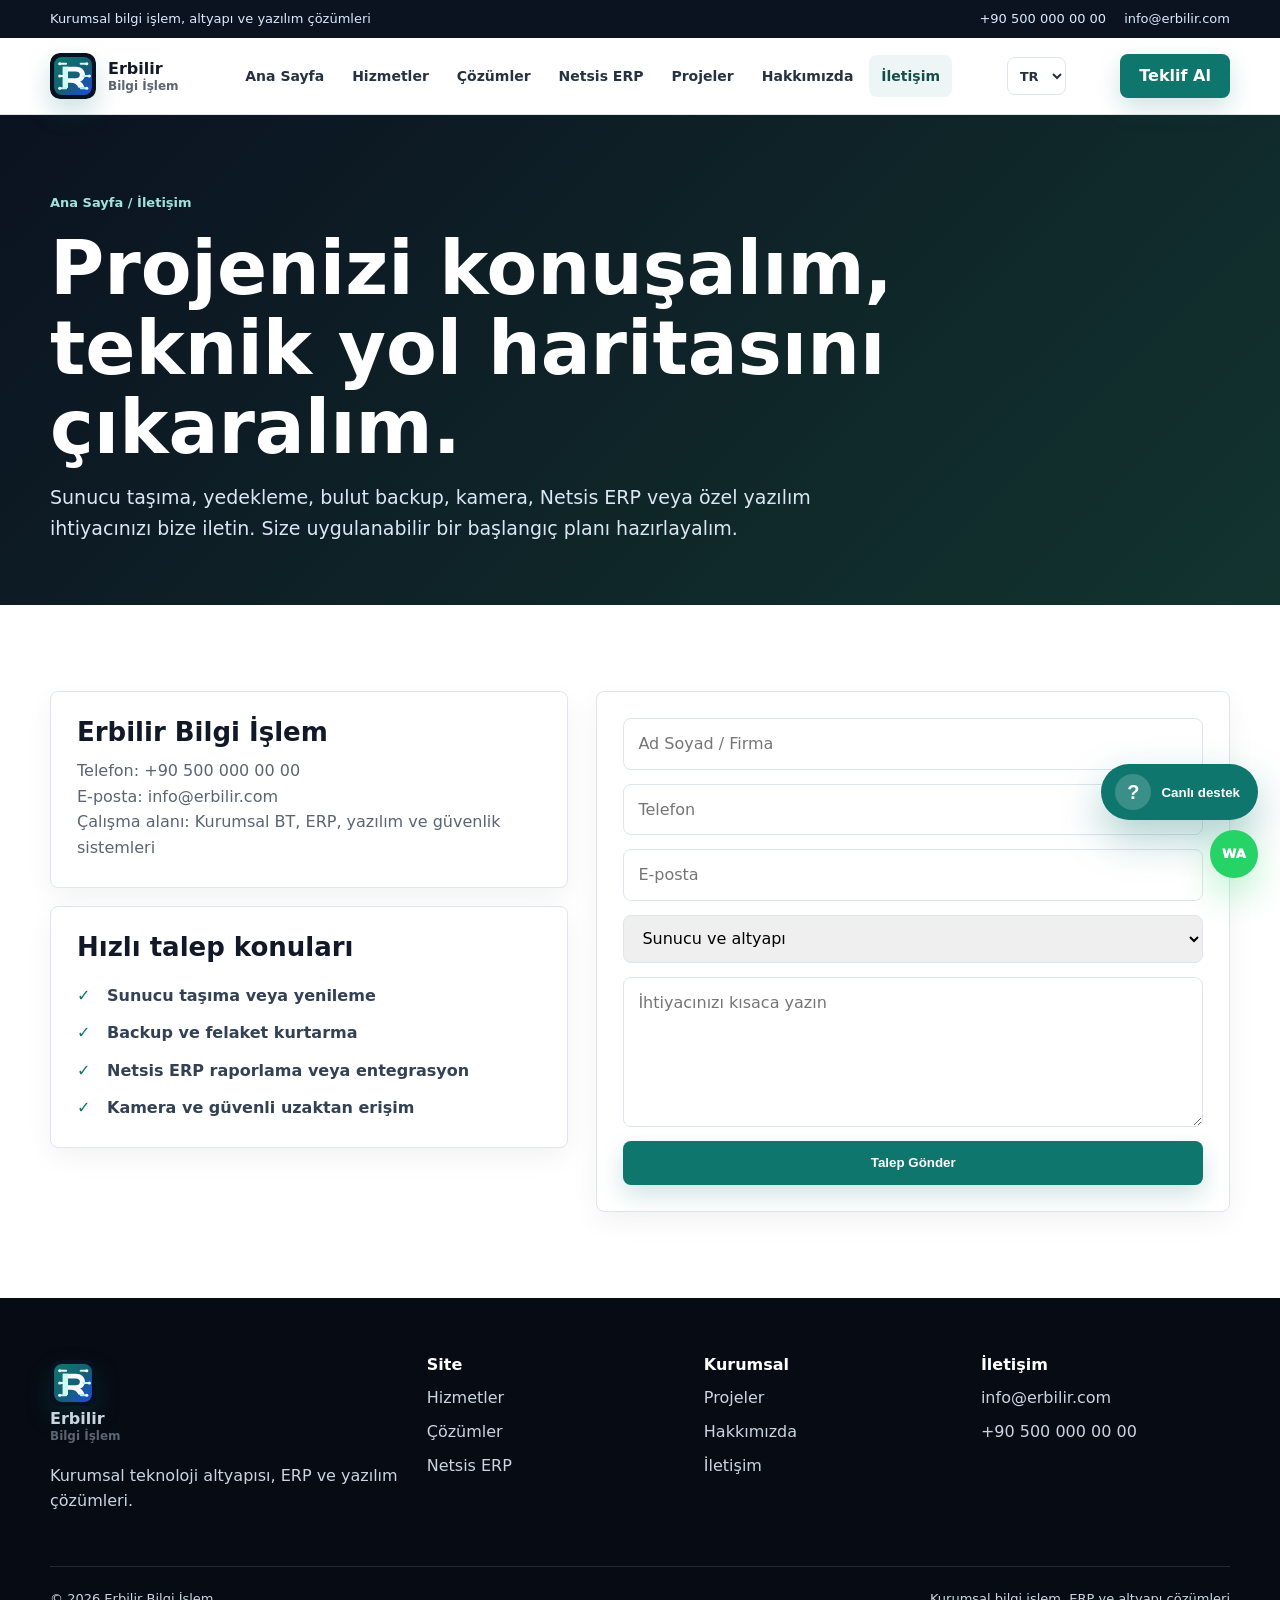
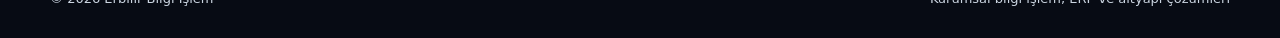
<file: iletisim.html>
<!doctype html>
<html lang="tr">
<head><meta charset="utf-8"><meta name="viewport" content="width=device-width, initial-scale=1"><title>İletişim | Erbilir Bilgi İşlem</title><meta name="description" content="Sunucu, backup, Netsis ERP, kamera ve özel yazılım projeleri için Erbilir ile iletişime geçin."><link rel="canonical" href="https://erbilir.com/iletisim"><meta property="og:title" content="İletişim | Erbilir Bilgi İşlem"><meta property="og:description" content="Sunucu, backup, Microsoft 365, kamera, ERP ve özel yazılım projeleri için iletişime geçin."><meta property="og:type" content="website"><meta property="og:image" content="https://erbilir.com/assets/img/erbilir-logo.svg"><meta name="twitter:card" content="summary"><link rel="icon" href="assets/img/erbilir-logo.svg" type="image/svg+xml"><link rel="stylesheet" href="styles.css"></head>
<body>
  <div class="topbar"><div class="topbar-inner"><span>Kurumsal bilgi işlem, altyapı ve yazılım çözümleri</span><div class="topbar-links"><a href="tel:+905000000000">+90 500 000 00 00</a><a href="mailto:info@erbilir.com">info@erbilir.com</a></div></div></div>
  <header class="site-header"><div class="nav-inner"><a class="brand" href="/"><span class="brand-mark"><img src="assets/img/erbilir-logo.svg" alt="" aria-hidden="true"></span><span>Erbilir<small>Bilgi İşlem</small></span></a><nav class="nav-links"><a href="/">Ana Sayfa</a><a href="hizmetler">Hizmetler</a><a href="cozumler">Çözümler</a><a href="netsis-erp">Netsis ERP</a><a href="projeler">Projeler</a><a href="hakkimizda">Hakkımızda</a><a href="iletisim">İletişim</a></nav><a class="nav-cta" href="iletisim">Teklif Al</a><button class="menu-toggle" type="button" aria-label="Menüyü aç">☰</button></div></header>
  <main>
    <section class="page-hero"><div class="container"><span class="breadcrumbs">Ana Sayfa / İletişim</span><h1>Projenizi konuşalım, teknik yol haritasını çıkaralım.</h1><p>Sunucu taşıma, yedekleme, bulut backup, kamera, Netsis ERP veya özel yazılım ihtiyacınızı bize iletin. Size uygulanabilir bir başlangıç planı hazırlayalım.</p></div></section>
    <section class="section">
      <div class="container contact-grid">
        <div>
          <div class="card"><h3>Erbilir Bilgi İşlem</h3><p>Telefon: <a href="tel:+905000000000">+90 500 000 00 00</a><br>E-posta: <a href="mailto:info@erbilir.com">info@erbilir.com</a><br>Çalışma alanı: Kurumsal BT, ERP, yazılım ve güvenlik sistemleri</p></div>
          <div class="card" style="margin-top:18px"><h3>Hızlı talep konuları</h3><ul class="check-list"><li>Sunucu taşıma veya yenileme</li><li>Backup ve felaket kurtarma</li><li>Netsis ERP raporlama veya entegrasyon</li><li>Kamera ve güvenli uzaktan erişim</li></ul></div>
        </div>
        <form class="card form" data-contact-form>
          <input name="name" required placeholder="Ad Soyad / Firma">
          <input name="phone" required placeholder="Telefon">
          <input name="email" type="email" placeholder="E-posta">
          <select name="service"><option>Sunucu ve altyapı</option><option>Yedekleme ve bulut backup</option><option>Netsis ERP</option><option>Kamera sistemleri</option><option>Özel yazılım</option><option>Genel destek</option></select>
          <textarea name="message" required placeholder="İhtiyacınızı kısaca yazın"></textarea>
          <button class="btn" type="submit">Talep Gönder</button>
        </form>
      </div>
    </section>
  </main>
  <footer class="footer"><div class="container footer-grid"><div><a class="brand" href="/"><span class="brand-mark"><img src="assets/img/erbilir-logo.svg" alt="" aria-hidden="true"></span><span>Erbilir<small>Bilgi İşlem</small></span></a><p>Kurumsal teknoloji altyapısı, ERP ve yazılım çözümleri.</p></div><div><strong>Site</strong><a href="hizmetler">Hizmetler</a><a href="cozumler">Çözümler</a><a href="netsis-erp">Netsis ERP</a></div><div><strong>Kurumsal</strong><a href="projeler">Projeler</a><a href="hakkimizda">Hakkımızda</a><a href="iletisim">İletişim</a></div><div><strong>İletişim</strong><a href="mailto:info@erbilir.com">info@erbilir.com</a><a href="tel:+905000000000">+90 500 000 00 00</a></div></div><div class="container footer-bottom"><span>© <span data-year></span> Erbilir Bilgi İşlem</span><span>Kurumsal bilgi işlem, ERP ve altyapı çözümleri</span></div></footer><script src="script.js"></script>
</body></html>
</file>
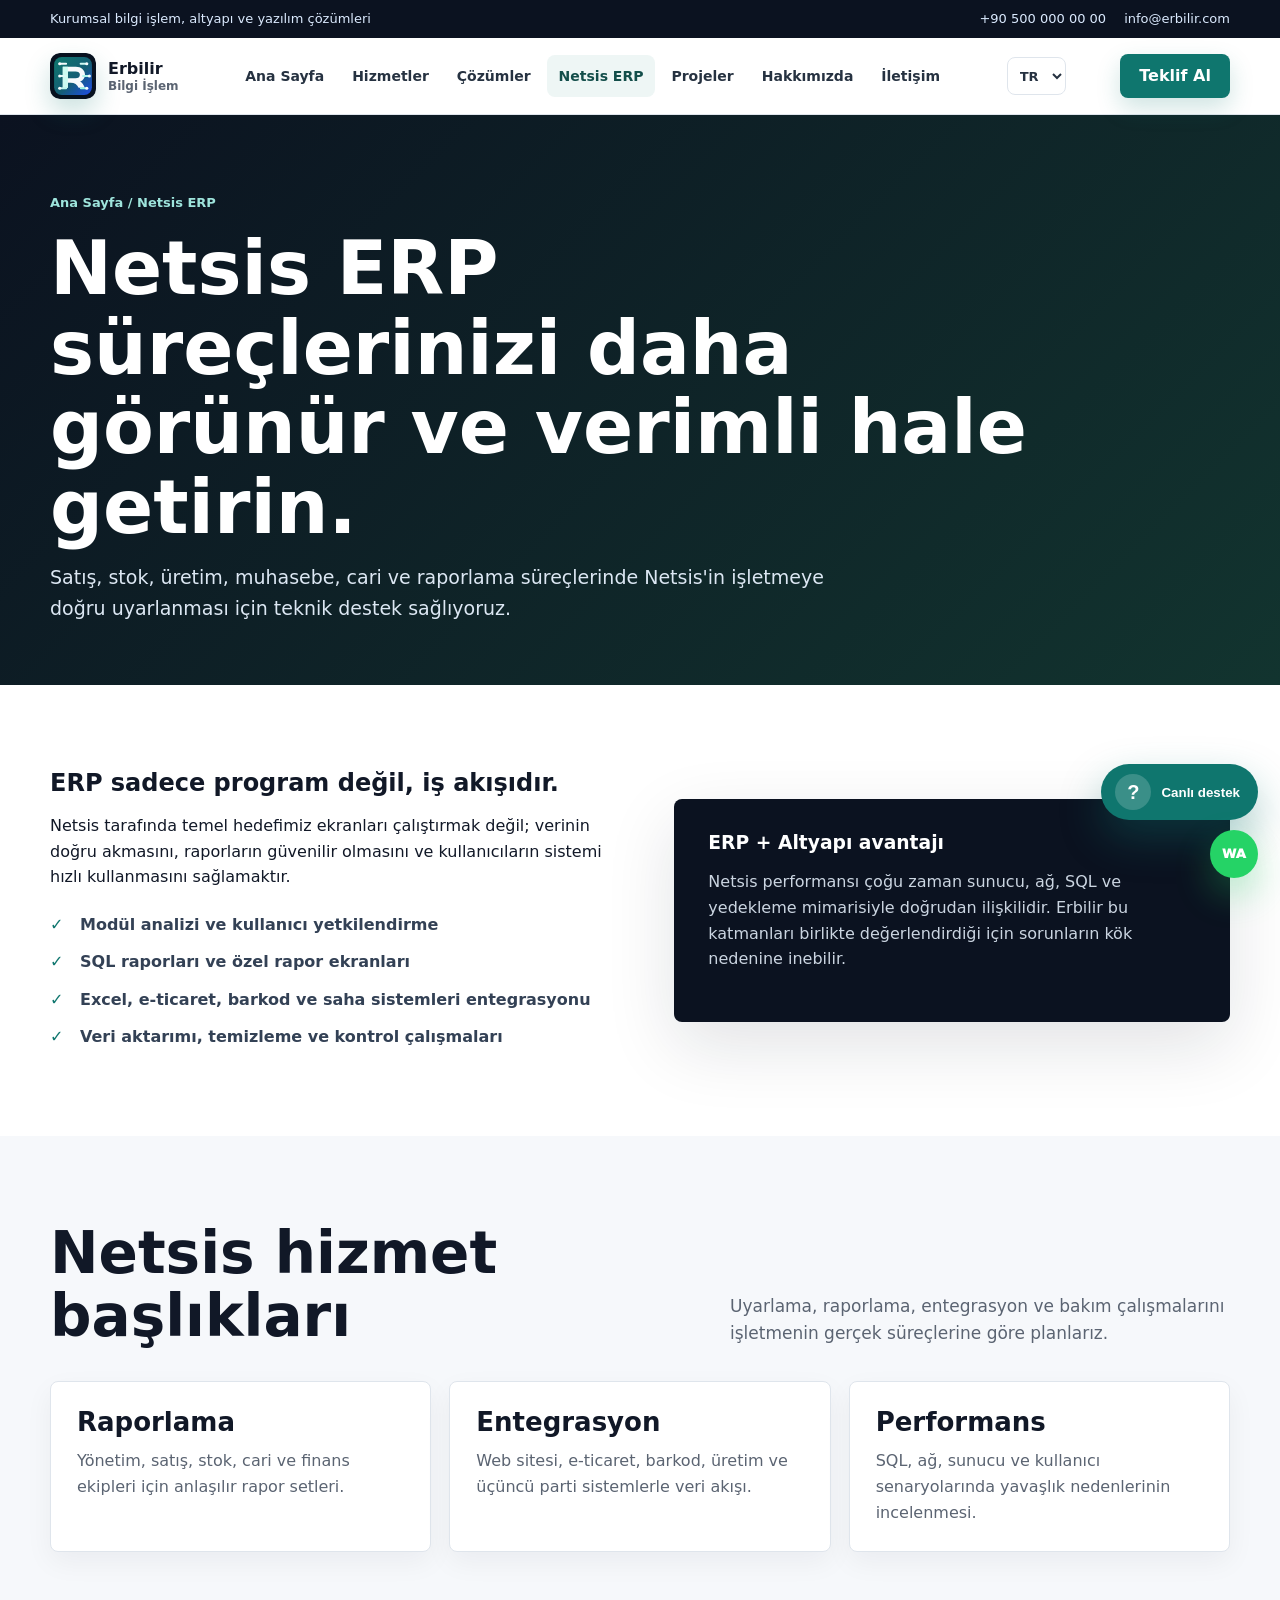
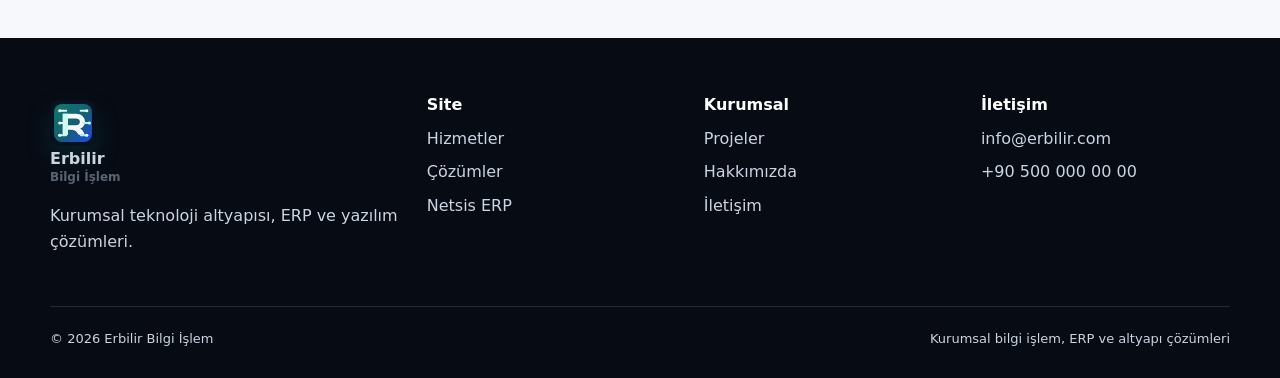
<file: netsis-erp.html>
<!doctype html>
<html lang="tr">
<head><meta charset="utf-8"><meta name="viewport" content="width=device-width, initial-scale=1"><title>Netsis ERP | Erbilir Bilgi İşlem</title><meta name="description" content="Netsis ERP kurulum, uyarlama, raporlama, entegrasyon ve özel yazılım hizmetleri."><link rel="canonical" href="https://erbilir.com/netsis-erp"><meta property="og:title" content="Netsis ERP | Erbilir Bilgi İşlem"><meta property="og:description" content="Netsis ERP raporlama, entegrasyon ve özel yazılım hizmetleri."><meta property="og:type" content="website"><meta property="og:image" content="https://erbilir.com/assets/img/project-erp-reporting.png"><meta name="twitter:card" content="summary_large_image"><link rel="icon" href="assets/img/erbilir-logo.svg" type="image/svg+xml"><link rel="stylesheet" href="styles.css"></head>
<body>
  <div class="topbar"><div class="topbar-inner"><span>Kurumsal bilgi işlem, altyapı ve yazılım çözümleri</span><div class="topbar-links"><a href="tel:+905000000000">+90 500 000 00 00</a><a href="mailto:info@erbilir.com">info@erbilir.com</a></div></div></div>
  <header class="site-header"><div class="nav-inner"><a class="brand" href="/"><span class="brand-mark"><img src="assets/img/erbilir-logo.svg" alt="" aria-hidden="true"></span><span>Erbilir<small>Bilgi İşlem</small></span></a><nav class="nav-links"><a href="/">Ana Sayfa</a><a href="hizmetler">Hizmetler</a><a href="cozumler">Çözümler</a><a href="netsis-erp">Netsis ERP</a><a href="projeler">Projeler</a><a href="hakkimizda">Hakkımızda</a><a href="iletisim">İletişim</a></nav><a class="nav-cta" href="iletisim">Teklif Al</a><button class="menu-toggle" type="button" aria-label="Menüyü aç">☰</button></div></header>
  <main>
    <section class="page-hero"><div class="container"><span class="breadcrumbs">Ana Sayfa / Netsis ERP</span><h1>Netsis ERP süreçlerinizi daha görünür ve verimli hale getirin.</h1><p>Satış, stok, üretim, muhasebe, cari ve raporlama süreçlerinde Netsis'in işletmeye doğru uyarlanması için teknik destek sağlıyoruz.</p></div></section>
    <section class="section"><div class="container split"><div><h2>ERP sadece program değil, iş akışıdır.</h2><p>Netsis tarafında temel hedefimiz ekranları çalıştırmak değil; verinin doğru akmasını, raporların güvenilir olmasını ve kullanıcıların sistemi hızlı kullanmasını sağlamaktır.</p><ul class="check-list"><li>Modül analizi ve kullanıcı yetkilendirme</li><li>SQL raporları ve özel rapor ekranları</li><li>Excel, e-ticaret, barkod ve saha sistemleri entegrasyonu</li><li>Veri aktarımı, temizleme ve kontrol çalışmaları</li></ul></div><div class="panel"><h3>ERP + Altyapı avantajı</h3><p>Netsis performansı çoğu zaman sunucu, ağ, SQL ve yedekleme mimarisiyle doğrudan ilişkilidir. Erbilir bu katmanları birlikte değerlendirdiği için sorunların kök nedenine inebilir.</p></div></div></section>
    <section class="section alt"><div class="container"><div class="section-head"><h2>Netsis hizmet başlıkları</h2><p>Uyarlama, raporlama, entegrasyon ve bakım çalışmalarını işletmenin gerçek süreçlerine göre planlarız.</p></div><div class="grid"><article class="card"><h3>Raporlama</h3><p>Yönetim, satış, stok, cari ve finans ekipleri için anlaşılır rapor setleri.</p></article><article class="card"><h3>Entegrasyon</h3><p>Web sitesi, e-ticaret, barkod, üretim ve üçüncü parti sistemlerle veri akışı.</p></article><article class="card"><h3>Performans</h3><p>SQL, ağ, sunucu ve kullanıcı senaryolarında yavaşlık nedenlerinin incelenmesi.</p></article></div></div></section>
  </main>
  <footer class="footer"><div class="container footer-grid"><div><a class="brand" href="/"><span class="brand-mark"><img src="assets/img/erbilir-logo.svg" alt="" aria-hidden="true"></span><span>Erbilir<small>Bilgi İşlem</small></span></a><p>Kurumsal teknoloji altyapısı, ERP ve yazılım çözümleri.</p></div><div><strong>Site</strong><a href="hizmetler">Hizmetler</a><a href="cozumler">Çözümler</a><a href="netsis-erp">Netsis ERP</a></div><div><strong>Kurumsal</strong><a href="projeler">Projeler</a><a href="hakkimizda">Hakkımızda</a><a href="iletisim">İletişim</a></div><div><strong>İletişim</strong><a href="mailto:info@erbilir.com">info@erbilir.com</a><a href="tel:+905000000000">+90 500 000 00 00</a></div></div><div class="container footer-bottom"><span>© <span data-year></span> Erbilir Bilgi İşlem</span><span>Kurumsal bilgi işlem, ERP ve altyapı çözümleri</span></div></footer><script src="script.js"></script>
</body></html>
</file>
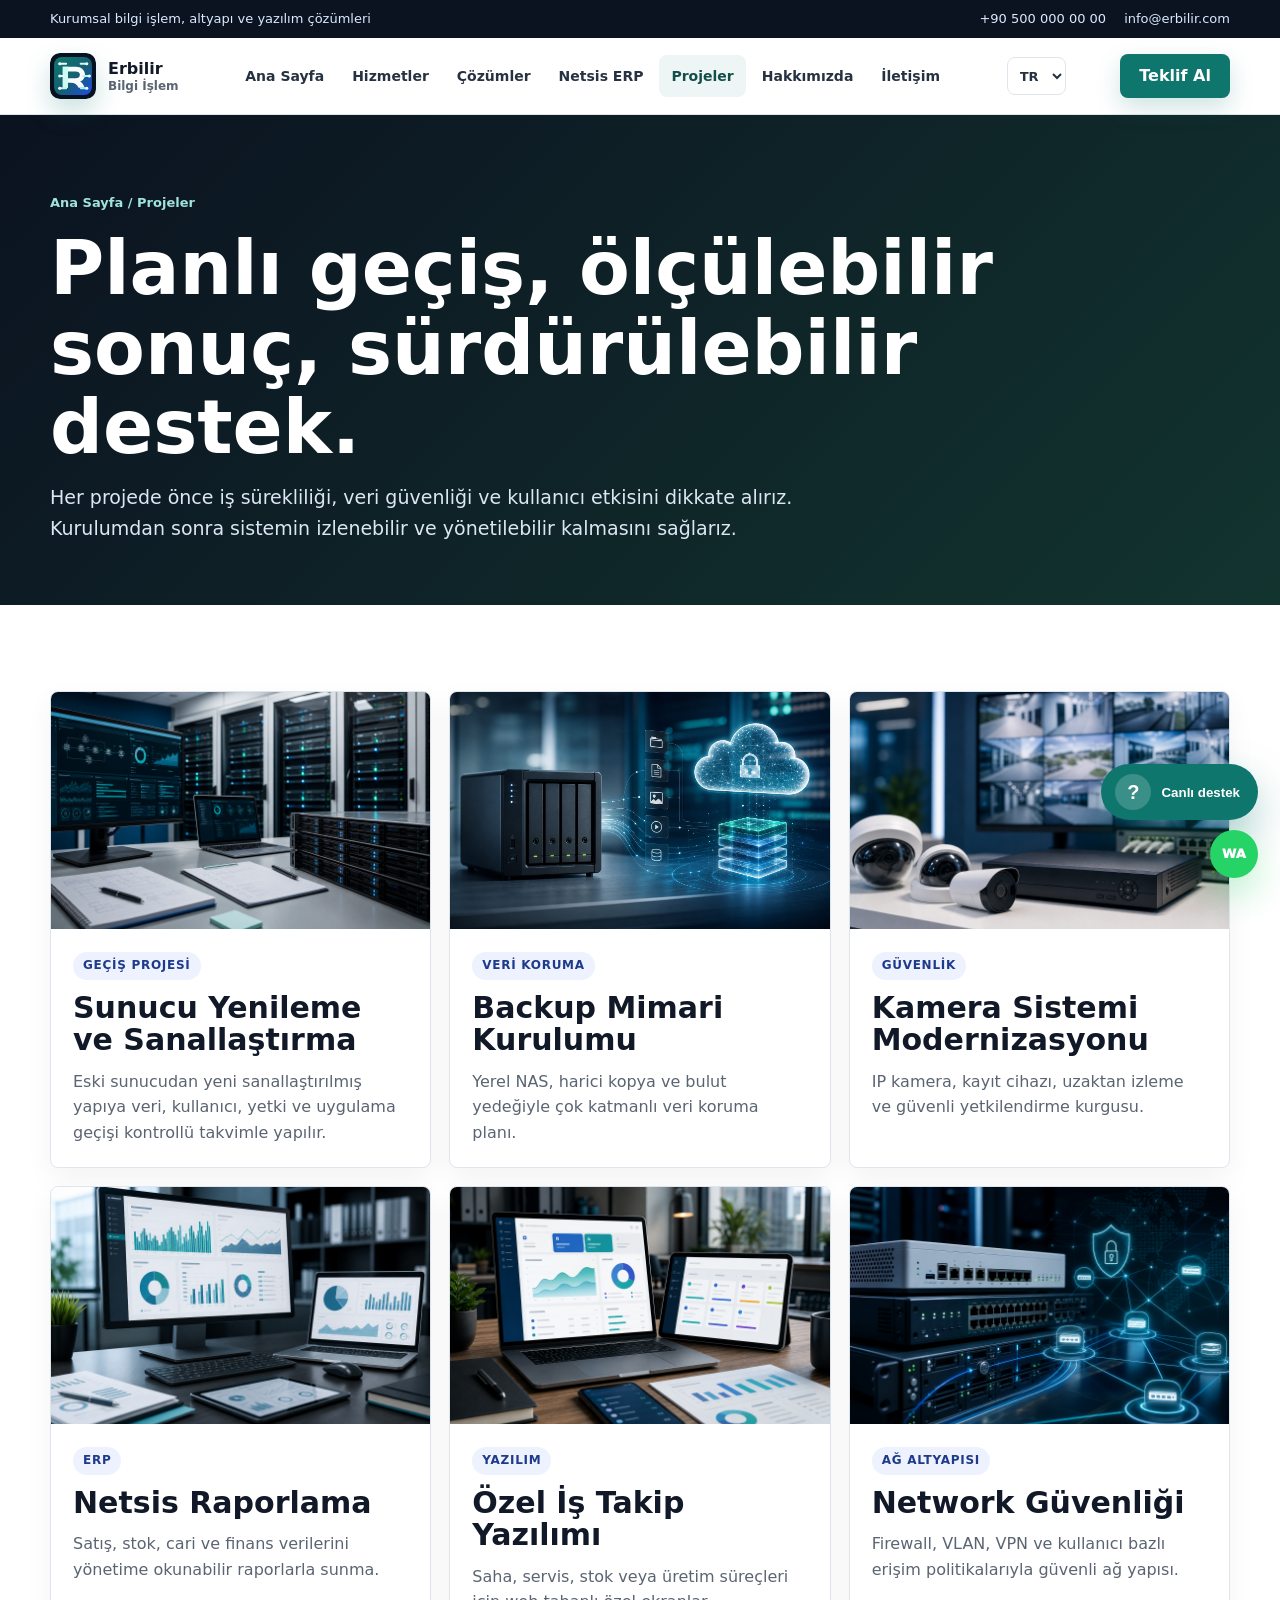
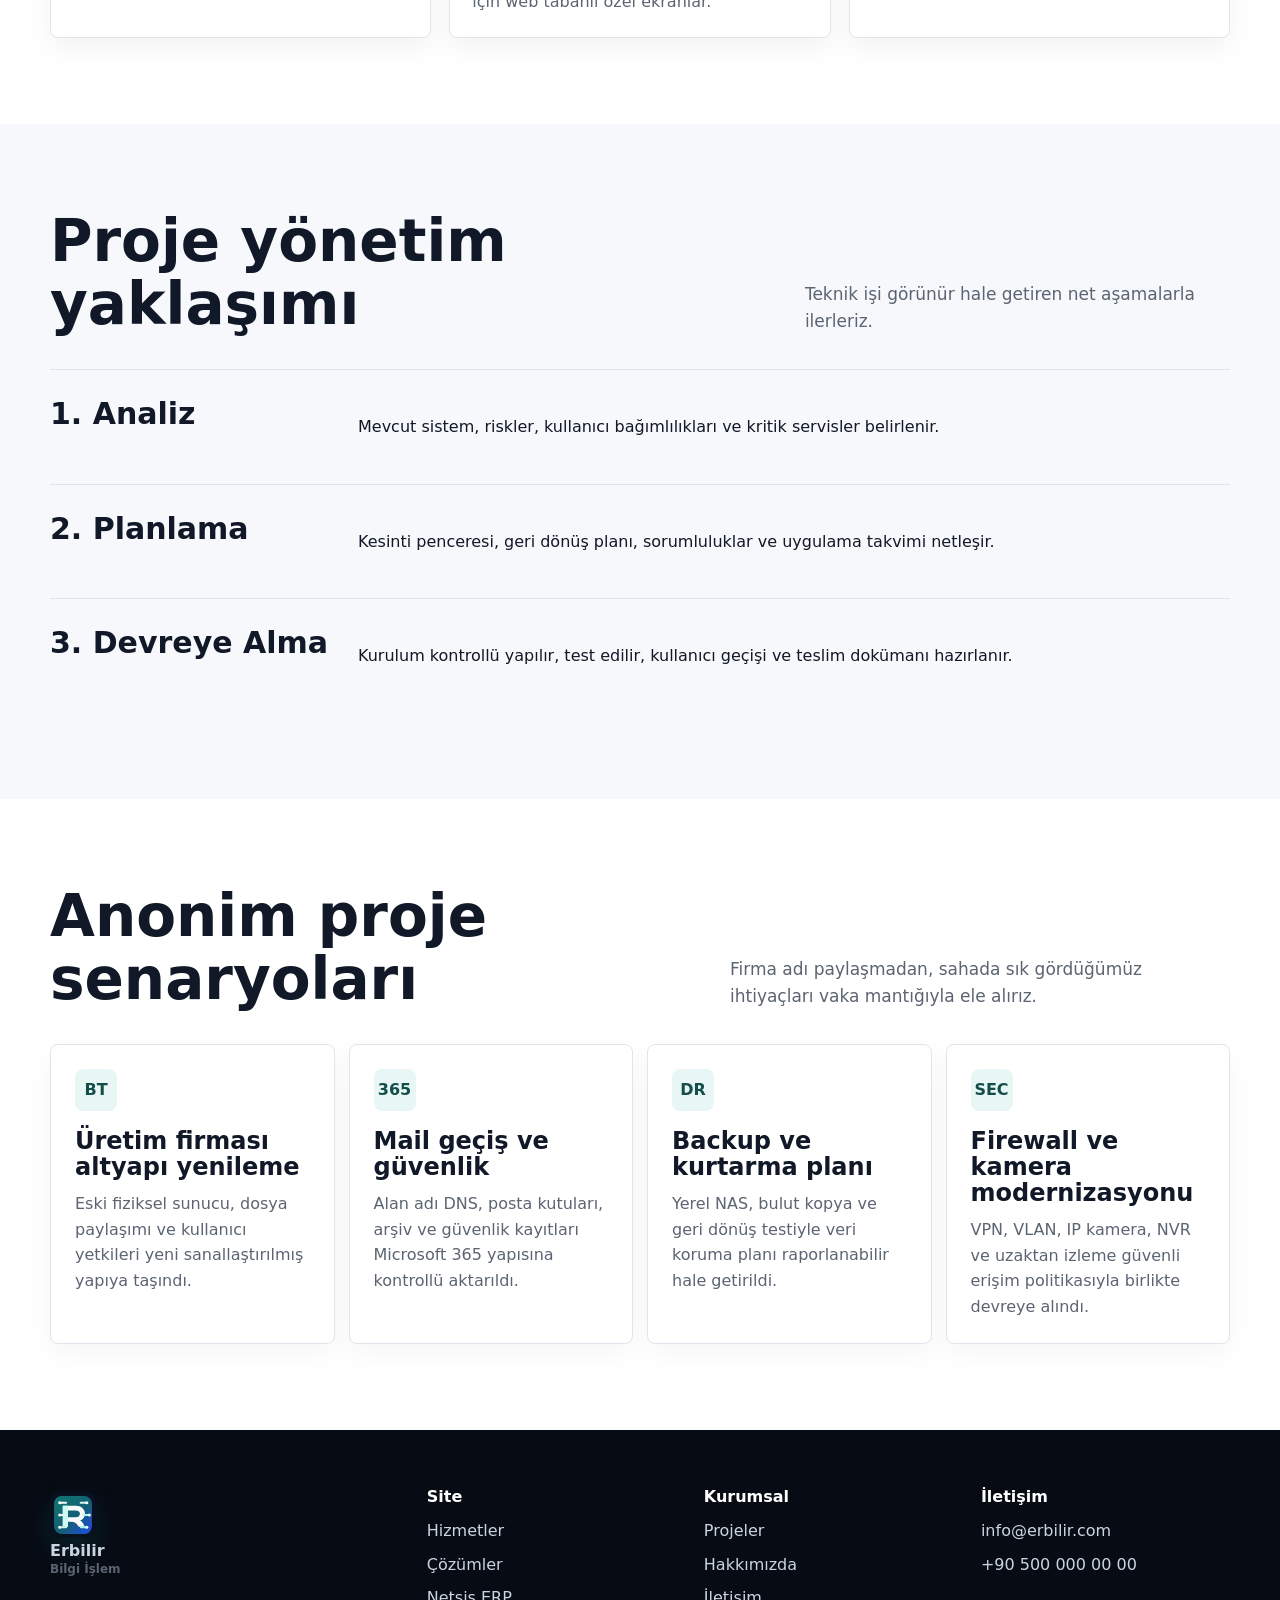
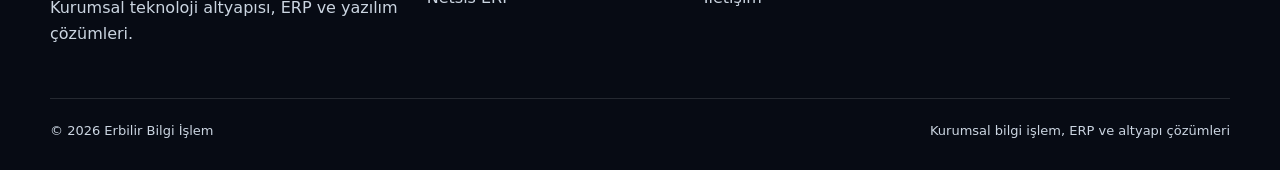
<file: projeler.html>
<!doctype html>
<html lang="tr">
<head><meta charset="utf-8"><meta name="viewport" content="width=device-width, initial-scale=1"><title>Projeler | Erbilir Bilgi İşlem</title><meta name="description" content="Erbilir'in sunucu, backup, kamera, ERP ve özel yazılım proje yaklaşımı."><link rel="canonical" href="https://erbilir.com/projeler"><meta property="og:title" content="Projeler | Erbilir Bilgi İşlem"><meta property="og:description" content="Sunucu, backup, kamera, ERP, network güvenliği ve özel yazılım proje yaklaşımı."><meta property="og:type" content="website"><meta property="og:url" content="https://erbilir.com/projeler"><meta property="og:image" content="https://erbilir.com/assets/img/projects-visual.png"><meta name="twitter:card" content="summary_large_image"><link rel="icon" href="assets/img/erbilir-logo.svg" type="image/svg+xml"><link rel="stylesheet" href="styles.css"></head>
<body>
  <div class="topbar"><div class="topbar-inner"><span>Kurumsal bilgi işlem, altyapı ve yazılım çözümleri</span><div class="topbar-links"><a href="tel:+905000000000">+90 500 000 00 00</a><a href="mailto:info@erbilir.com">info@erbilir.com</a></div></div></div>
  <header class="site-header"><div class="nav-inner"><a class="brand" href="/"><span class="brand-mark"><img src="assets/img/erbilir-logo.svg" alt="" aria-hidden="true"></span><span>Erbilir<small>Bilgi İşlem</small></span></a><nav class="nav-links"><a href="/">Ana Sayfa</a><a href="hizmetler">Hizmetler</a><a href="cozumler">Çözümler</a><a href="netsis-erp">Netsis ERP</a><a href="projeler">Projeler</a><a href="hakkimizda">Hakkımızda</a><a href="iletisim">İletişim</a></nav><a class="nav-cta" href="iletisim">Teklif Al</a><button class="menu-toggle" type="button" aria-label="Menüyü aç">☰</button></div></header>
  <main>
    <section class="page-hero"><div class="container"><span class="breadcrumbs">Ana Sayfa / Projeler</span><h1>Planlı geçiş, ölçülebilir sonuç, sürdürülebilir destek.</h1><p>Her projede önce iş sürekliliği, veri güvenliği ve kullanıcı etkisini dikkate alırız. Kurulumdan sonra sistemin izlenebilir ve yönetilebilir kalmasını sağlarız.</p></div></section>
    <section class="section">
      <div class="container">
        <div class="project-grid">
          <a class="project-card" href="cozum-detaylari#sunucu-cloud-sanallastirma"><img src="assets/img/project-server-migration.png" alt="Sunucu yenileme ve sanallaştırma proje görseli"><div class="project-card-body"><span class="project-type">Geçiş projesi</span><h3>Sunucu Yenileme ve Sanallaştırma</h3><p>Eski sunucudan yeni sanallaştırılmış yapıya veri, kullanıcı, yetki ve uygulama geçişi kontrollü takvimle yapılır.</p></div></a>
          <a class="project-card" href="cozum-detaylari#bulut-backup-felaket-kurtarma"><img src="assets/img/project-cloud-backup.png" alt="Bulut backup ve veri koruma proje görseli"><div class="project-card-body"><span class="project-type">Veri koruma</span><h3>Backup Mimari Kurulumu</h3><p>Yerel NAS, harici kopya ve bulut yedeğiyle çok katmanlı veri koruma planı.</p></div></a>
          <a class="project-card" href="cozum-detaylari#kamera-nvr-guvenli-izleme"><img src="assets/img/project-camera-security.png" alt="IP kamera ve güvenlik modernizasyonu görseli"><div class="project-card-body"><span class="project-type">Güvenlik</span><h3>Kamera Sistemi Modernizasyonu</h3><p>IP kamera, kayıt cihazı, uzaktan izleme ve güvenli yetkilendirme kurgusu.</p></div></a>
          <a class="project-card" href="cozum-detaylari#netsis-erp-raporlama"><img src="assets/img/project-erp-reporting.png" alt="Netsis ERP raporlama ve dashboard görseli"><div class="project-card-body"><span class="project-type">ERP</span><h3>Netsis Raporlama</h3><p>Satış, stok, cari ve finans verilerini yönetime okunabilir raporlarla sunma.</p></div></a>
          <a class="project-card" href="cozum-detaylari#ozel-yazilim-is-takip"><img src="assets/img/project-custom-software.png" alt="Özel iş takip yazılımı ekranları görseli"><div class="project-card-body"><span class="project-type">Yazılım</span><h3>Özel İş Takip Yazılımı</h3><p>Saha, servis, stok veya üretim süreçleri için web tabanlı özel ekranlar.</p></div></a>
          <a class="project-card" href="cozum-detaylari#firewall-vpn-network"><img src="assets/img/project-network-security.png" alt="Network güvenliği ve firewall proje görseli"><div class="project-card-body"><span class="project-type">Ağ altyapısı</span><h3>Network Güvenliği</h3><p>Firewall, VLAN, VPN ve kullanıcı bazlı erişim politikalarıyla güvenli ağ yapısı.</p></div></a>
        </div>
      </div>
    </section>
    <section class="section alt"><div class="container"><div class="section-head"><h2>Proje yönetim yaklaşımı</h2><p>Teknik işi görünür hale getiren net aşamalarla ilerleriz.</p></div><div class="service-row"><h3>1. Analiz</h3><div><p>Mevcut sistem, riskler, kullanıcı bağımlılıkları ve kritik servisler belirlenir.</p></div></div><div class="service-row"><h3>2. Planlama</h3><div><p>Kesinti penceresi, geri dönüş planı, sorumluluklar ve uygulama takvimi netleşir.</p></div></div><div class="service-row"><h3>3. Devreye Alma</h3><div><p>Kurulum kontrollü yapılır, test edilir, kullanıcı geçişi ve teslim dokümanı hazırlanır.</p></div></div></div></section>
    <section class="section">
      <div class="container">
        <div class="section-head"><h2>Anonim proje senaryoları</h2><p>Firma adı paylaşmadan, sahada sık gördüğümüz ihtiyaçları vaka mantığıyla ele alırız.</p></div>
        <div class="roadmap-grid">
          <article><span>BT</span><h3>Üretim firması altyapı yenileme</h3><p>Eski fiziksel sunucu, dosya paylaşımı ve kullanıcı yetkileri yeni sanallaştırılmış yapıya taşındı.</p></article>
          <article><span>365</span><h3>Mail geçiş ve güvenlik</h3><p>Alan adı DNS, posta kutuları, arşiv ve güvenlik kayıtları Microsoft 365 yapısına kontrollü aktarıldı.</p></article>
          <article><span>DR</span><h3>Backup ve kurtarma planı</h3><p>Yerel NAS, bulut kopya ve geri dönüş testiyle veri koruma planı raporlanabilir hale getirildi.</p></article>
          <article><span>SEC</span><h3>Firewall ve kamera modernizasyonu</h3><p>VPN, VLAN, IP kamera, NVR ve uzaktan izleme güvenli erişim politikasıyla birlikte devreye alındı.</p></article>
        </div>
      </div>
    </section>
  </main>
  <footer class="footer"><div class="container footer-grid"><div><a class="brand" href="/"><span class="brand-mark"><img src="assets/img/erbilir-logo.svg" alt="" aria-hidden="true"></span><span>Erbilir<small>Bilgi İşlem</small></span></a><p>Kurumsal teknoloji altyapısı, ERP ve yazılım çözümleri.</p></div><div><strong>Site</strong><a href="hizmetler">Hizmetler</a><a href="cozumler">Çözümler</a><a href="netsis-erp">Netsis ERP</a></div><div><strong>Kurumsal</strong><a href="projeler">Projeler</a><a href="hakkimizda">Hakkımızda</a><a href="iletisim">İletişim</a></div><div><strong>İletişim</strong><a href="mailto:info@erbilir.com">info@erbilir.com</a><a href="tel:+905000000000">+90 500 000 00 00</a></div></div><div class="container footer-bottom"><span>© <span data-year></span> Erbilir Bilgi İşlem</span><span>Kurumsal bilgi işlem, ERP ve altyapı çözümleri</span></div></footer><script src="script.js"></script>
</body></html>
</file>
<file: styles.css>
:root {
  --ink: #111827;
  --muted: #5b6472;
  --line: #dfe5ec;
  --paper: #f6f8fb;
  --white: #ffffff;
  --brand: #0f766e;
  --brand-dark: #134e4a;
  --blue: #1d4ed8;
  --amber: #f59e0b;
  --shadow: 0 24px 70px rgba(17, 24, 39, .12);
  --radius: 8px;
}

* { box-sizing: border-box; }
html { scroll-behavior: smooth; }
body {
  margin: 0;
  color: var(--ink);
  background: var(--white);
  font-family: Inter, ui-sans-serif, system-ui, -apple-system, BlinkMacSystemFont, "Segoe UI", Arial, sans-serif;
  line-height: 1.6;
}
a { color: inherit; text-decoration: none; }
img { display: block; max-width: 100%; }

.topbar {
  background: #0b1220;
  color: #dbeafe;
  font-size: 13px;
}
.topbar-inner, .nav-inner, .container {
  width: min(1180px, calc(100% - 40px));
  margin: 0 auto;
}
.topbar-inner {
  min-height: 38px;
  display: flex;
  align-items: center;
  justify-content: space-between;
  gap: 18px;
}
.topbar-links { display: flex; gap: 18px; flex-wrap: wrap; }

.site-header {
  position: sticky;
  top: 0;
  z-index: 30;
  background: rgba(255, 255, 255, .94);
  border-bottom: 1px solid var(--line);
  backdrop-filter: blur(14px);
}
.nav-inner {
  height: 76px;
  display: flex;
  align-items: center;
  justify-content: space-between;
  gap: 22px;
}
.brand {
  display: inline-flex;
  align-items: center;
  gap: 12px;
  font-weight: 900;
  letter-spacing: 0;
}
.brand-mark {
  width: 46px;
  height: 46px;
  display: grid;
  place-items: center;
  border-radius: 10px;
  overflow: hidden;
  box-shadow: 0 12px 26px rgba(15, 118, 110, .22);
}
.brand-mark img { width: 100%; height: 100%; object-fit: cover; }
.brand small {
  display: block;
  color: var(--muted);
  font-size: 12px;
  font-weight: 700;
  margin-top: -4px;
}
.nav-links {
  display: flex;
  align-items: center;
  gap: 4px;
}
.nav-links a {
  padding: 10px 12px;
  border-radius: 8px;
  color: #263241;
  font-size: 14px;
  font-weight: 750;
}
.nav-links a:hover, .nav-links a.active { background: #eef6f5; color: var(--brand-dark); }
.nav-cta, .btn {
  display: inline-flex;
  align-items: center;
  justify-content: center;
  min-height: 44px;
  padding: 0 18px;
  border-radius: 8px;
  border: 1px solid transparent;
  background: var(--brand);
  color: #fff;
  font-weight: 850;
  box-shadow: 0 10px 24px rgba(15, 118, 110, .20);
}
.btn.secondary {
  background: #fff;
  color: var(--ink);
  border-color: var(--line);
  box-shadow: none;
}
.menu-toggle {
  display: none;
  width: 44px;
  height: 44px;
  border: 1px solid var(--line);
  border-radius: 8px;
  background: #fff;
  font-size: 24px;
}

.hero {
  position: relative;
  min-height: calc(100vh - 114px);
  display: grid;
  align-items: center;
  overflow: hidden;
  color: #fff;
  background: #0b1220;
}
.hero::before {
  content: "";
  position: absolute;
  inset: 0;
  background: linear-gradient(90deg, rgba(8, 15, 29, .88), rgba(8, 15, 29, .54), rgba(8, 15, 29, .22)), url("assets/img/erbilir-hero.png") center/cover no-repeat;
}
.hero .container {
  position: relative;
  padding: 80px 0 58px;
}
.eyebrow {
  display: inline-flex;
  gap: 8px;
  align-items: center;
  color: #9ee4dc;
  font-weight: 900;
  text-transform: uppercase;
  font-size: 12px;
  letter-spacing: .08em;
}
h1, h2, h3 { line-height: 1.08; margin: 0; letter-spacing: 0; }
.hero h1 {
  max-width: 900px;
  margin: 16px 0 20px;
  font-size: clamp(48px, 6.6vw, 92px);
}
.hero p {
  max-width: 690px;
  color: #dce7f3;
  font-size: 19px;
  margin: 0 0 30px;
}
.hero-actions { display: flex; gap: 12px; flex-wrap: wrap; }
.hero-metrics {
  display: grid;
  grid-template-columns: repeat(4, minmax(0, 1fr));
  gap: 1px;
  margin-top: 58px;
  border: 1px solid rgba(255,255,255,.18);
  background: rgba(255,255,255,.12);
  backdrop-filter: blur(12px);
}
.metric {
  padding: 22px;
  background: rgba(6, 12, 24, .35);
}
.metric strong { display: block; font-size: 28px; }
.metric span { color: #cbd5e1; font-size: 13px; font-weight: 750; }

.section { padding: 86px 0; }
.section.alt { background: var(--paper); }
.solution-overview {
  background: #0b1220;
  color: #fff;
  border-top: 1px solid rgba(255,255,255,.08);
}
.overview-grid {
  display: grid;
  grid-template-columns: 1.15fr .85fr;
  gap: 42px;
  align-items: center;
  padding: 46px 0;
}
.overview-copy h2 {
  font-size: clamp(34px, 4.2vw, 54px);
  max-width: 760px;
}
.overview-copy p {
  color: #dbeafe;
  max-width: 760px;
  font-size: 18px;
  margin: 16px 0 0;
}
.overview-stats {
  display: grid;
  grid-template-columns: repeat(3, 1fr);
  gap: 1px;
  border: 1px solid rgba(255,255,255,.16);
  background: rgba(255,255,255,.14);
}
.overview-stats div {
  padding: 22px;
  background: rgba(7, 17, 31, .56);
}
.overview-stats strong {
  display: block;
  font-size: 28px;
}
.overview-stats span {
  display: block;
  color: #cbd5e1;
  font-size: 13px;
  font-weight: 750;
  margin-top: 4px;
}
.section-head {
  display: flex;
  justify-content: space-between;
  gap: 34px;
  align-items: end;
  margin-bottom: 34px;
}
.section-head h2 { font-size: clamp(36px, 4.6vw, 58px); max-width: 840px; }
.section-head p { color: var(--muted); max-width: 500px; margin: 0; font-size: 17px; }
.grid {
  display: grid;
  grid-template-columns: repeat(3, minmax(0, 1fr));
  gap: 18px;
}
.visual-grid,
.project-grid,
.service-card-grid,
.capability-grid {
  display: grid;
  grid-template-columns: repeat(3, minmax(0, 1fr));
  gap: 18px;
}
.solution-portfolio {
  display: grid;
  grid-template-columns: repeat(3, minmax(0, 1fr));
  gap: 18px;
}
.card {
  background: #fff;
  border: 1px solid var(--line);
  border-radius: var(--radius);
  padding: 26px;
  box-shadow: 0 10px 28px rgba(17, 24, 39, .05);
}
.linked-card,
.service-card {
  transition: transform .18s ease, box-shadow .18s ease, border-color .18s ease;
}
.linked-card:hover,
.service-card:hover {
  transform: translateY(-4px);
  border-color: rgba(15, 118, 110, .38);
  box-shadow: 0 18px 40px rgba(17, 24, 39, .10);
}
.card h3 { font-size: 26px; margin-bottom: 12px; }
.card p { color: var(--muted); margin: 0; }
.icon {
  width: 48px;
  height: 48px;
  display: grid;
  place-items: center;
  border-radius: 8px;
  background: #e8f7f5;
  color: var(--brand-dark);
  font-weight: 900;
  margin-bottom: 20px;
}
.solution-card,
.project-card,
.service-card {
  min-height: 250px;
  background: #fff;
  border: 1px solid var(--line);
  border-radius: 8px;
  overflow: hidden;
  box-shadow: 0 10px 28px rgba(17, 24, 39, .05);
  padding: 24px;
}
.project-card {
  transition: transform .18s ease, box-shadow .18s ease, border-color .18s ease;
}
.project-card:hover {
  transform: translateY(-4px);
  border-color: rgba(15, 118, 110, .38);
  box-shadow: 0 18px 40px rgba(17, 24, 39, .10);
}
.portfolio-card {
  min-height: 100%;
  display: flex;
  flex-direction: column;
  overflow: hidden;
  border: 1px solid var(--line);
  border-radius: 8px;
  background: #fff;
  box-shadow: 0 10px 28px rgba(17, 24, 39, .05);
  transition: transform .18s ease, box-shadow .18s ease, border-color .18s ease;
}
.portfolio-card:hover {
  transform: translateY(-4px);
  border-color: rgba(15, 118, 110, .38);
  box-shadow: 0 18px 40px rgba(17, 24, 39, .10);
}
.portfolio-card img {
  width: 100%;
  aspect-ratio: 16 / 10;
  object-fit: cover;
}
.portfolio-card > div {
  display: flex;
  flex: 1;
  flex-direction: column;
  padding: 24px;
}
.portfolio-card h3 {
  font-size: 28px;
  margin: 12px 0;
}
.portfolio-card p {
  color: var(--muted);
  margin: 0;
}
.portfolio-card .mini-list {
  margin-top: 16px;
}
.portfolio-card .tags {
  margin-top: auto;
  padding-top: 18px;
}
.portfolio-card.featured {
  grid-column: span 2;
  display: grid;
  grid-template-columns: .95fr 1.05fr;
  background: #0b1220;
  color: #fff;
}
.portfolio-card.featured img {
  height: 100%;
  min-height: 420px;
  aspect-ratio: auto;
}
.portfolio-card.featured p {
  color: #dbeafe;
  font-size: 17px;
}
.portfolio-card.featured .mini-list li {
  color: #e5edf6;
}
.portfolio-card.featured .solution-kicker {
  background: rgba(158, 228, 220, .15);
  color: #9ee4dc;
}
.portfolio-card.featured .tag {
  background: rgba(255,255,255,.1);
  border-color: rgba(255,255,255,.18);
  color: #e0f2fe;
}
.service-card {
  padding: 0;
  overflow: hidden;
}
.service-card img {
  width: 100%;
  aspect-ratio: 16 / 10;
  object-fit: cover;
}
.service-card > div {
  padding: 24px;
}
.solution-card.featured,
.project-card.wide {
  grid-column: span 2;
  padding: 0;
  display: grid;
  grid-template-columns: .95fr 1.05fr;
  align-items: stretch;
  background: #0b1220;
  color: #fff;
}
.solution-card img,
.project-card img {
  width: 100%;
  height: 100%;
  min-height: 280px;
  object-fit: cover;
}
.project-card:not(.wide) {
  padding: 0;
  display: flex;
  flex-direction: column;
}
.project-card:not(.wide) img {
  min-height: auto;
  height: auto;
  aspect-ratio: 16 / 10;
}
.project-card-body {
  padding: 22px;
}
.solution-card.featured > div,
.project-card.wide > div {
  padding: 28px;
  align-self: center;
}
.solution-card h3,
.project-card h3,
.service-card h3 {
  font-size: 30px;
  margin: 12px 0;
}
.solution-card p,
.project-card p,
.service-card p {
  color: var(--muted);
  margin: 0;
}
.solution-card.featured p,
.project-card.wide p {
  color: #dbeafe;
}
.solution-card.featured .tag {
  background: rgba(255,255,255,.1);
  border-color: rgba(255,255,255,.18);
  color: #e0f2fe;
}
.solution-kicker,
.project-type {
  display: inline-flex;
  align-items: center;
  min-height: 28px;
  padding: 0 10px;
  border-radius: 999px;
  background: #e8f7f5;
  color: var(--brand-dark);
  font-size: 12px;
  font-weight: 900;
  text-transform: uppercase;
  letter-spacing: .06em;
}
.solution-card.featured .solution-kicker,
.project-card.wide .solution-kicker {
  background: rgba(158, 228, 220, .15);
  color: #9ee4dc;
}
.project-type {
  background: #eef2ff;
  color: #1e3a8a;
}
.partner-grid {
  display: grid;
  grid-template-columns: repeat(5, minmax(0, 1fr));
  gap: 12px;
}
.partner-card {
  min-height: 78px;
  display: grid;
  place-items: center;
  padding: 18px;
  border: 1px solid var(--line);
  border-radius: 8px;
  background: #fff;
  color: #172033;
  font-weight: 900;
  font-size: 16px;
  text-align: center;
  box-shadow: 0 10px 28px rgba(17, 24, 39, .04);
}
.ecosystem-section {
  background: #0b1220;
  color: #fff;
}
.ecosystem-hero {
  display: grid;
  grid-template-columns: 1fr auto;
  gap: 28px;
  align-items: end;
  margin-bottom: 28px;
}
.ecosystem-hero h2 {
  font-size: clamp(38px, 4.8vw, 62px);
  max-width: 900px;
}
.ecosystem-hero p {
  color: #dbeafe;
  max-width: 760px;
  font-size: 18px;
  margin: 16px 0 0;
}
.ecosystem-grid {
  display: grid;
  grid-template-columns: repeat(5, minmax(0, 1fr));
  gap: 14px;
}
.ecosystem-card {
  min-height: 190px;
  display: flex;
  flex-direction: column;
  padding: 22px;
  border: 1px solid rgba(255,255,255,.14);
  border-radius: 8px;
  background: rgba(255,255,255,.07);
  transition: transform .18s ease, background .18s ease, border-color .18s ease;
}
.ecosystem-card:hover {
  transform: translateY(-4px);
  border-color: rgba(158, 228, 220, .42);
  background: rgba(255,255,255,.11);
}
.ecosystem-card span {
  color: #9ee4dc;
  font-size: 12px;
  font-weight: 900;
  text-transform: uppercase;
  letter-spacing: .06em;
}
.ecosystem-card strong {
  display: block;
  color: #fff;
  font-size: 22px;
  line-height: 1.1;
  margin-top: 12px;
}
.ecosystem-card p {
  color: #cbd5e1;
  font-size: 14px;
  margin: auto 0 0;
  padding-top: 16px;
}
.capability-card {
  background: #fff;
  border: 1px solid var(--line);
  border-radius: 8px;
  overflow: hidden;
  box-shadow: 0 10px 28px rgba(17, 24, 39, .05);
}
.capability-card img {
  width: 100%;
  aspect-ratio: 16 / 10;
  object-fit: cover;
}
.capability-card > div {
  padding: 26px;
}
.capability-card h3 {
  font-size: 30px;
  margin: 12px 0;
}
.capability-card p {
  color: var(--muted);
  margin: 0;
}
.mini-list {
  display: grid;
  gap: 8px;
  list-style: none;
  margin: 18px 0 0;
  padding: 0;
}
.mini-list li {
  position: relative;
  padding-left: 22px;
  color: #334155;
  font-weight: 750;
  font-size: 14px;
}
.mini-list li::before {
  content: "";
  position: absolute;
  left: 0;
  top: .72em;
  width: 8px;
  height: 8px;
  border-radius: 999px;
  background: var(--brand);
}
.solution-band {
  display: grid;
  grid-template-columns: 1fr .9fr;
  gap: 38px;
  align-items: center;
  padding: 42px;
  background: #0b1220;
  color: #fff;
  border-radius: 8px;
  box-shadow: var(--shadow);
}
.solution-band h2 {
  font-size: clamp(36px, 4.6vw, 58px);
  max-width: 820px;
}
.solution-band p {
  color: #dbeafe;
  font-size: 18px;
  max-width: 760px;
}
.band-points {
  display: grid;
  gap: 12px;
}
.band-points div {
  padding: 18px;
  border: 1px solid rgba(255,255,255,.14);
  border-radius: 8px;
  background: rgba(255,255,255,.07);
}
.band-points strong {
  display: block;
  color: #fff;
  font-size: 18px;
}
.band-points span {
  display: block;
  color: #cbd5e1;
  margin-top: 4px;
}
.roadmap-grid {
  display: grid;
  grid-template-columns: repeat(4, minmax(0, 1fr));
  gap: 14px;
}
.roadmap-grid article {
  padding: 24px;
  border: 1px solid var(--line);
  border-radius: 8px;
  background: #fff;
  box-shadow: 0 10px 28px rgba(17, 24, 39, .04);
}
.roadmap-grid span {
  display: inline-grid;
  place-items: center;
  width: 42px;
  height: 42px;
  border-radius: 8px;
  background: #e8f7f5;
  color: var(--brand-dark);
  font-weight: 900;
}
.roadmap-grid h3 {
  font-size: 24px;
  margin: 18px 0 10px;
}
.roadmap-grid p {
  color: var(--muted);
  margin: 0;
}
.proof-grid {
  display: grid;
  grid-template-columns: .9fr 1.1fr;
  gap: 42px;
  align-items: center;
}
.proof-grid h2 {
  font-size: clamp(36px, 4.6vw, 58px);
  max-width: 760px;
}
.proof-grid p {
  color: var(--muted);
  font-size: 18px;
  max-width: 700px;
}
.proof-list {
  display: grid;
  grid-template-columns: repeat(2, minmax(0, 1fr));
  gap: 14px;
}
.proof-list div {
  min-height: 150px;
  padding: 22px;
  border: 1px solid var(--line);
  border-radius: 8px;
  background: #fff;
  box-shadow: 0 10px 28px rgba(17, 24, 39, .04);
}
.proof-list strong {
  display: block;
  font-size: 21px;
  color: var(--ink);
}
.proof-list span {
  display: block;
  color: var(--muted);
  margin-top: 8px;
}
.language-select {
  min-height: 38px;
  border: 1px solid var(--line);
  border-radius: 8px;
  background: #fff;
  color: #263241;
  font: inherit;
  font-size: 13px;
  font-weight: 800;
  padding: 0 8px;
}
.split {
  display: grid;
  grid-template-columns: 1.02fr .98fr;
  gap: 46px;
  align-items: center;
}
.panel {
  background: #0b1220;
  color: #fff;
  border-radius: 8px;
  padding: 34px;
  box-shadow: var(--shadow);
}
.panel p { color: #cbd5e1; }
.check-list {
  display: grid;
  gap: 12px;
  padding: 0;
  margin: 22px 0 0;
  list-style: none;
}
.check-list li {
  padding-left: 30px;
  position: relative;
  color: #334155;
  font-weight: 650;
}
.check-list li::before {
  content: "✓";
  position: absolute;
  left: 0;
  color: var(--brand);
  font-weight: 900;
}
.panel .check-list li { color: #eef2ff; }

.page-hero {
  background: linear-gradient(135deg, #0b1220, #12342f);
  color: #fff;
  padding: 74px 0 62px;
}
.page-hero h1 { font-size: clamp(44px, 5.8vw, 74px); max-width: 980px; margin: 14px 0; }
.page-hero p { color: #dce7f3; max-width: 820px; font-size: 19px; margin: 0; }
.breadcrumbs { color: #9ee4dc; font-size: 13px; font-weight: 850; }

.service-row {
  display: grid;
  grid-template-columns: 280px 1fr;
  gap: 28px;
  padding: 28px 0;
  border-top: 1px solid var(--line);
}
.service-row h3 { font-size: 30px; }
.tags { display: flex; gap: 8px; flex-wrap: wrap; margin-top: 16px; }
.tag {
  border: 1px solid var(--line);
  border-radius: 999px;
  padding: 6px 10px;
  color: #465568;
  font-size: 13px;
  font-weight: 750;
  background: #fff;
}

.cta {
  background: #0b1220;
  color: #fff;
}
.cta .container {
  display: flex;
  justify-content: space-between;
  gap: 30px;
  align-items: center;
}
.cta h2 { font-size: clamp(36px, 4.6vw, 58px); max-width: 840px; }
.cta p { color: #cbd5e1; margin: 12px 0 0; max-width: 680px; }

.footer {
  background: #070b14;
  color: #cbd5e1;
  padding: 54px 0 28px;
}
.footer-grid {
  display: grid;
  grid-template-columns: 1.4fr repeat(3, 1fr);
  gap: 28px;
}
.footer h3, .footer strong { color: #fff; }
.footer a { display: block; color: #cbd5e1; margin: 8px 0; }
.footer-bottom {
  margin-top: 36px;
  padding-top: 22px;
  border-top: 1px solid rgba(255,255,255,.12);
  display: flex;
  justify-content: space-between;
  gap: 18px;
  flex-wrap: wrap;
  font-size: 13px;
}

.contact-grid {
  display: grid;
  grid-template-columns: .9fr 1.1fr;
  gap: 28px;
}
.detail-layout {
  display: grid;
  grid-template-columns: 280px 1fr;
  gap: 28px;
  align-items: start;
}
.detail-nav {
  position: sticky;
  top: 100px;
  display: grid;
  gap: 8px;
  padding: 14px;
  border: 1px solid var(--line);
  border-radius: 8px;
  background: #fff;
  box-shadow: 0 10px 28px rgba(17, 24, 39, .04);
}
.detail-nav a {
  padding: 10px 12px;
  border-radius: 8px;
  color: #334155;
  font-size: 14px;
  font-weight: 800;
}
.detail-nav a:hover {
  background: #eef6f5;
  color: var(--brand-dark);
}
.detail-stack {
  display: grid;
  gap: 22px;
}
.detail-panel {
  scroll-margin-top: 96px;
  display: grid;
  grid-template-columns: .72fr 1.28fr;
  overflow: hidden;
  border: 1px solid var(--line);
  border-radius: 8px;
  background: #fff;
  box-shadow: 0 10px 28px rgba(17, 24, 39, .05);
}
.detail-panel img {
  width: 100%;
  height: 100%;
  min-height: 360px;
  object-fit: cover;
}
.detail-panel > div {
  padding: 30px;
}
.detail-panel h2 {
  font-size: clamp(30px, 3.4vw, 44px);
  margin: 12px 0 20px;
}
.detail-panel h3 {
  font-size: 20px;
  margin: 22px 0 8px;
}
.detail-panel p {
  color: var(--muted);
  margin: 0;
}
.form {
  display: grid;
  gap: 14px;
}
.form input, .form textarea, .form select {
  width: 100%;
  border: 1px solid var(--line);
  border-radius: 8px;
  min-height: 48px;
  padding: 12px 14px;
  font: inherit;
}
.form textarea { min-height: 150px; resize: vertical; }

.support-widget {
  position: fixed;
  right: 22px;
  bottom: 22px;
  z-index: 80;
  font: inherit;
  max-width: calc(100vw - 28px);
  display: grid;
  justify-items: end;
  gap: 10px;
}
.support-toggle {
  min-height: 56px;
  border: 0;
  border-radius: 999px;
  padding: 0 18px 0 14px;
  display: inline-flex;
  align-items: center;
  gap: 10px;
  background: #0f766e;
  color: #fff;
  font-weight: 900;
  box-shadow: 0 18px 42px rgba(15, 118, 110, .34);
  cursor: pointer;
  white-space: nowrap;
}
.whatsapp-toggle {
  width: 48px;
  height: 48px;
  display: grid;
  place-items: center;
  border-radius: 999px;
  background: #25d366;
  color: #fff;
  font-size: 13px;
  font-weight: 950;
  box-shadow: 0 16px 36px rgba(37, 211, 102, .32);
}
.support-toggle-icon {
  width: 36px;
  height: 36px;
  border-radius: 999px;
  display: grid;
  place-items: center;
  background: rgba(255,255,255,.18);
  font-size: 20px;
  line-height: 1;
}
.support-panel {
  position: absolute;
  right: 0;
  bottom: 72px;
  width: 360px;
  max-width: calc(100vw - 28px);
  background: #fff;
  color: var(--ink);
  border: 1px solid var(--line);
  border-radius: 8px;
  overflow: hidden;
  box-shadow: var(--shadow);
  transform: translateY(12px);
  opacity: 0;
  pointer-events: none;
  transition: opacity .18s ease, transform .18s ease;
}
.support-widget.open .support-panel {
  transform: translateY(0);
  opacity: 1;
  pointer-events: auto;
}
.support-head {
  padding: 18px;
  background: #0b1220;
  color: #fff;
  display: flex;
  align-items: flex-start;
  justify-content: space-between;
  gap: 16px;
}
.support-head strong { display: block; font-size: 17px; line-height: 1.2; }
.support-head span { color: #cbd5e1; font-size: 13px; }
.support-close {
  width: 34px;
  height: 34px;
  border: 1px solid rgba(255,255,255,.2);
  border-radius: 8px;
  background: rgba(255,255,255,.08);
  color: #fff;
  font-size: 22px;
  line-height: 1;
  cursor: pointer;
}
.support-form {
  display: grid;
  gap: 10px;
  padding: 16px;
}
.support-form input,
.support-form textarea {
  width: 100%;
  border: 1px solid var(--line);
  border-radius: 8px;
  min-height: 44px;
  padding: 10px 12px;
  font: inherit;
}
.support-form textarea {
  min-height: 96px;
  resize: vertical;
}
.support-actions {
  display: grid;
  grid-template-columns: 1fr 1fr;
  gap: 10px;
}
.support-actions .btn {
  width: 100%;
  min-height: 42px;
  padding: 0 12px;
  font-size: 14px;
}
.support-meta {
  padding: 0 16px 16px;
  color: var(--muted);
  font-size: 12px;
}

@media (max-width: 920px) {
  .topbar-inner { align-items: flex-start; padding: 10px 0; flex-direction: column; }
  .menu-toggle { display: inline-grid; place-items: center; }
  .nav-links {
    position: fixed;
    inset: 114px 16px auto 16px;
    display: none;
    flex-direction: column;
    align-items: stretch;
    padding: 14px;
    background: #fff;
    border: 1px solid var(--line);
    border-radius: 8px;
    box-shadow: var(--shadow);
  }
  .nav-links.open { display: flex; }
  .nav-links a { padding: 13px 14px; }
  .nav-cta { display: none; }
  .hero-metrics, .grid, .visual-grid, .project-grid, .service-card-grid, .capability-grid, .solution-portfolio, .partner-grid, .ecosystem-grid, .ecosystem-hero, .split, .contact-grid, .detail-layout, .detail-panel, .footer-grid, .cta .container, .overview-grid, .solution-band, .roadmap-grid, .proof-grid, .proof-list {
    grid-template-columns: 1fr;
  }
  .detail-nav { position: static; }
  .ecosystem-grid { grid-template-columns: repeat(2, minmax(0, 1fr)); }
  .partner-grid { grid-template-columns: repeat(3, minmax(0, 1fr)); }
  .solution-card.featured,
  .portfolio-card.featured,
  .project-card.wide {
    grid-column: auto;
    grid-template-columns: 1fr;
  }
  .solution-card img,
  .portfolio-card.featured img,
  .detail-panel img,
  .project-card img {
    min-height: 220px;
    aspect-ratio: 16 / 10;
  }
  .cta .container { display: grid; }
  .section-head { display: block; }
  .section-head p { margin-top: 14px; }
  .service-row { grid-template-columns: 1fr; gap: 10px; }
  .overview-stats { grid-template-columns: 1fr; }
}

@media (max-width: 560px) {
  .topbar-inner, .nav-inner, .container { width: min(100% - 28px, 1180px); }
  .brand small { display: none; }
  .hero { min-height: auto; }
  .hero h1 { font-size: 40px; }
  .page-hero h1 { font-size: 38px; }
  .section-head h2, .cta h2 { font-size: 34px; }
  .overview-copy h2, .solution-band h2 { font-size: 34px; }
  .proof-grid h2 { font-size: 34px; }
  .solution-card h3,
  .portfolio-card h3,
  .project-card h3,
  .service-card h3,
  .card h3,
  .service-row h3 { font-size: 25px; }
  .hero .container { padding: 68px 0 42px; }
  .hero-actions .btn { width: 100%; }
  .metric { padding: 18px; }
  .section { padding: 62px 0; }
  .card, .panel, .solution-band { padding: 22px; }
  .partner-grid { grid-template-columns: repeat(2, minmax(0, 1fr)); }
  .ecosystem-grid { grid-template-columns: 1fr; }
  .ecosystem-card { min-height: auto; }
  .detail-panel > div { padding: 22px; }
  .partner-card { min-height: 66px; font-size: 14px; padding: 14px; }
  .support-widget {
    right: max(12px, env(safe-area-inset-right));
    bottom: max(12px, env(safe-area-inset-bottom));
    left: auto;
  }
  .support-toggle {
    width: 54px;
    height: 54px;
    min-height: 54px;
    padding: 0;
    justify-content: center;
  }
  .whatsapp-toggle {
    width: 50px;
    height: 50px;
  }
  .support-toggle-text { display: none; }
  .support-panel {
    position: fixed;
    right: 12px;
    left: 12px;
    bottom: 66px;
    width: auto;
    max-width: none;
  }
}
</file>
